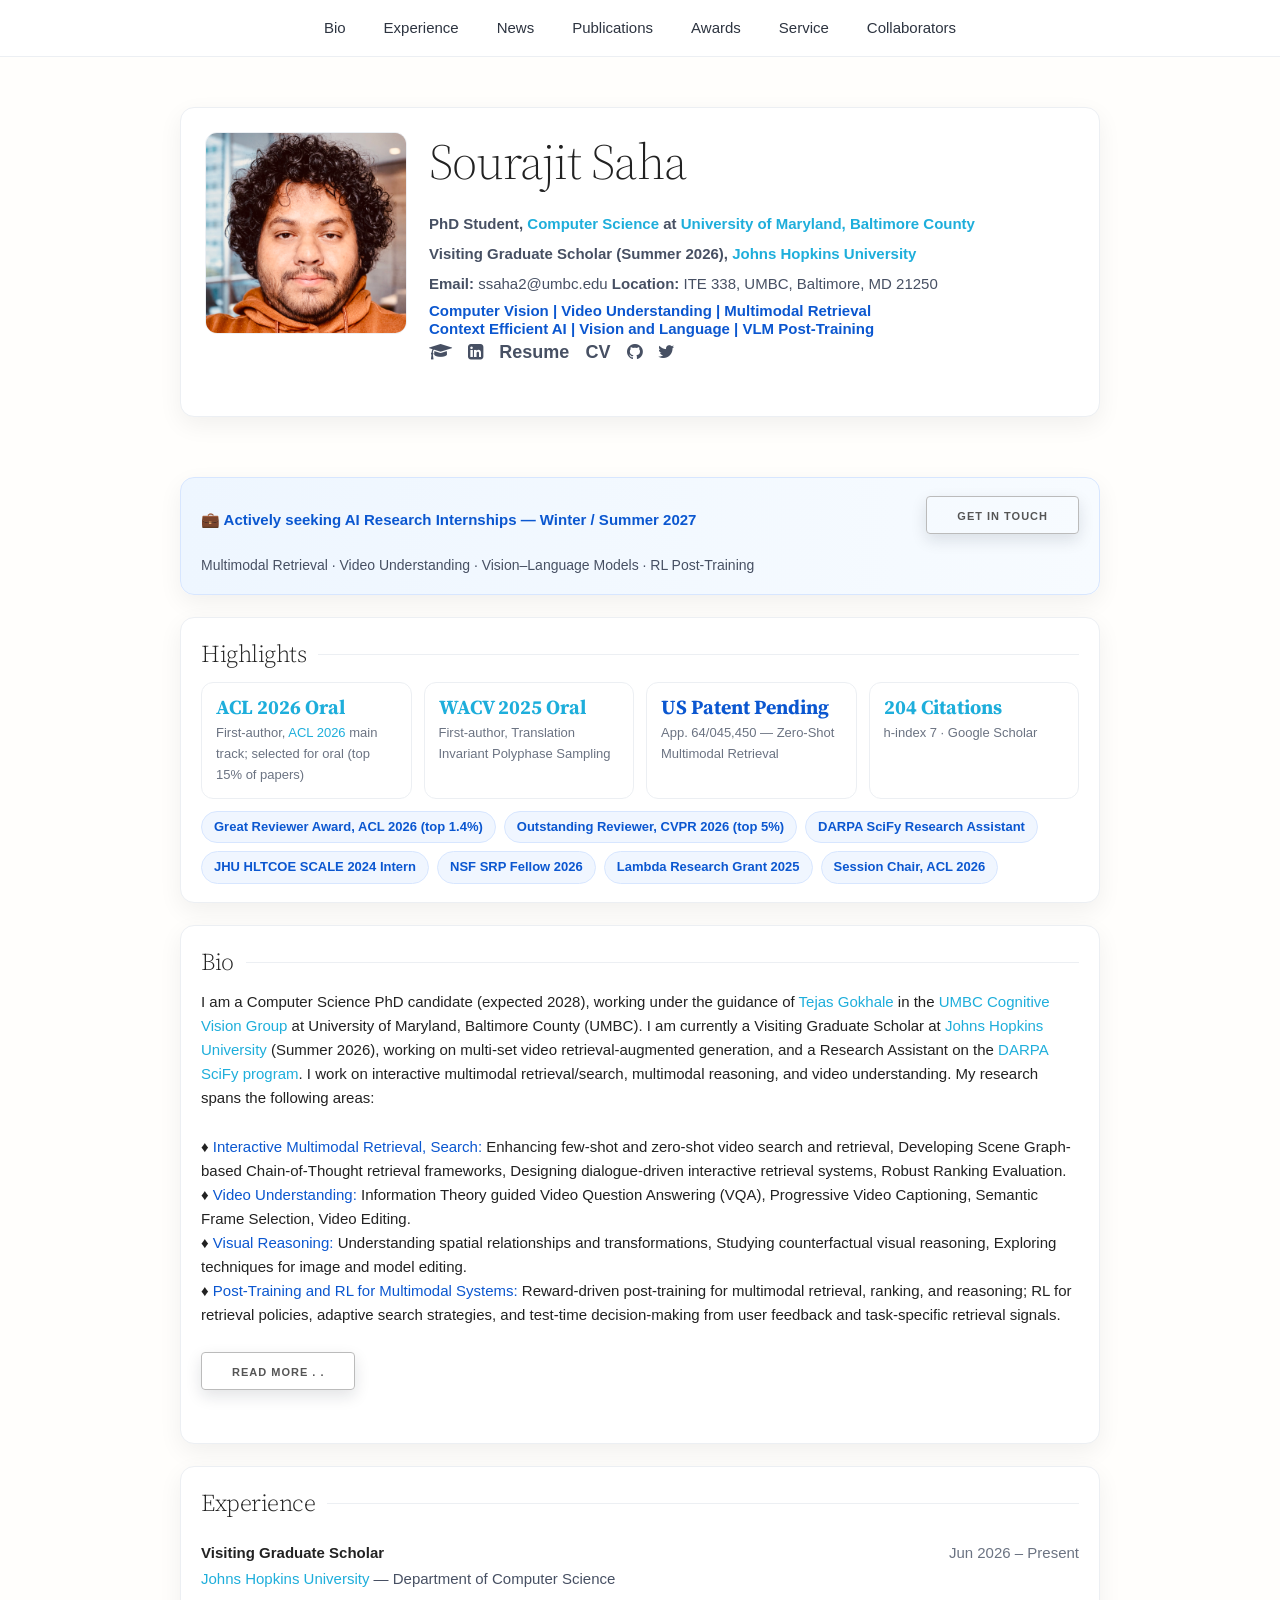
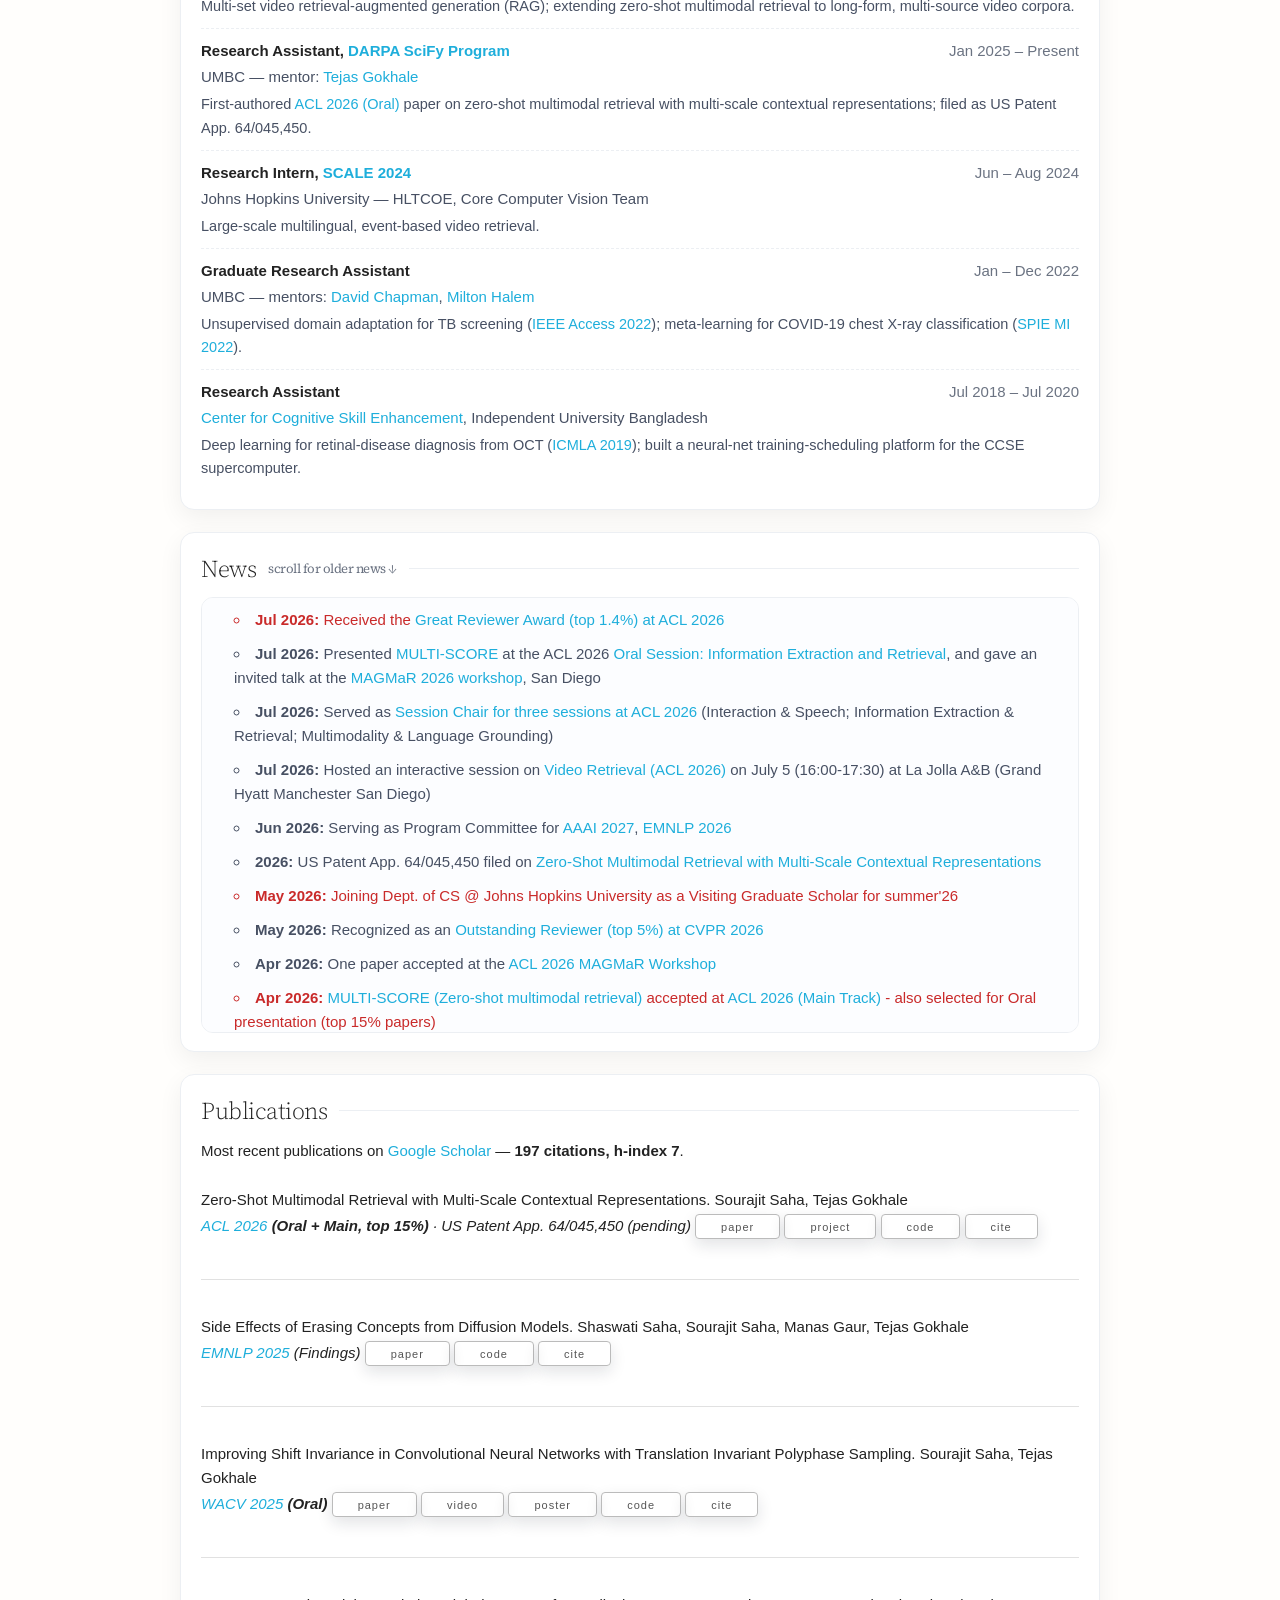
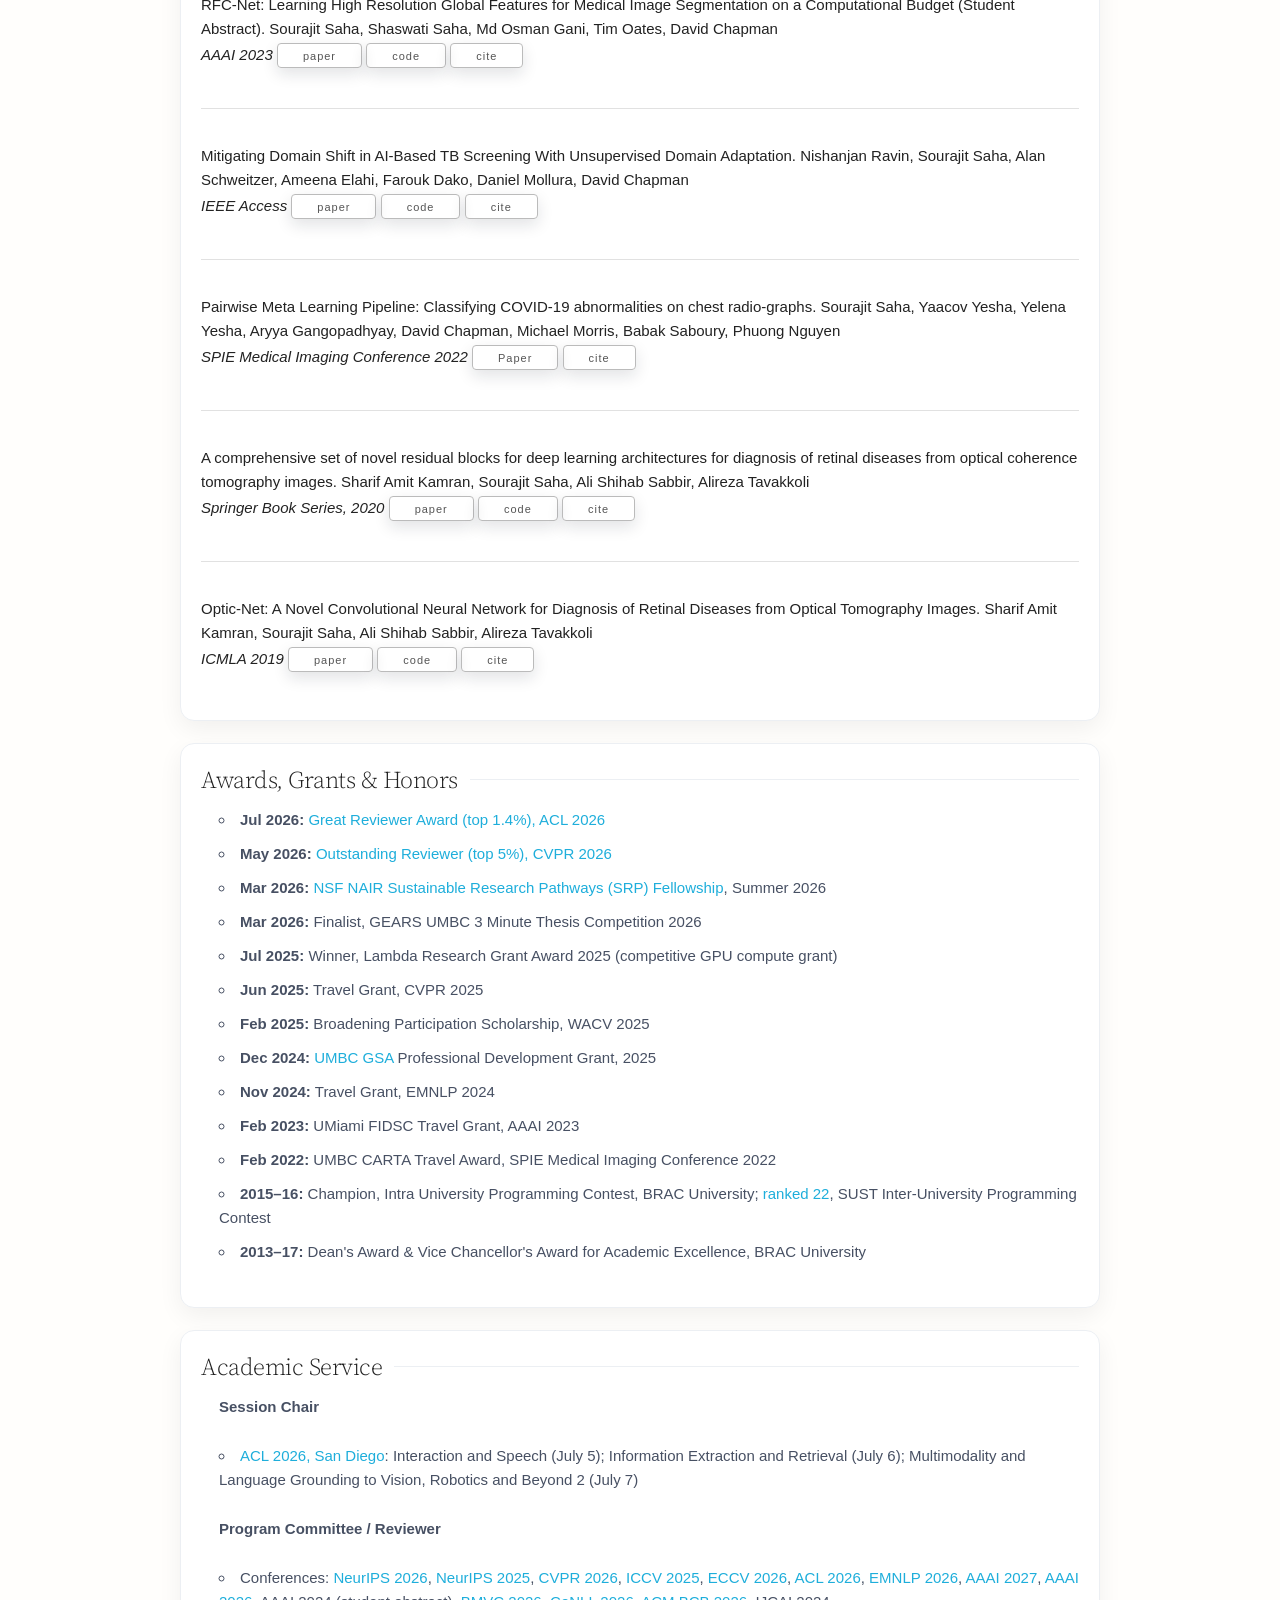
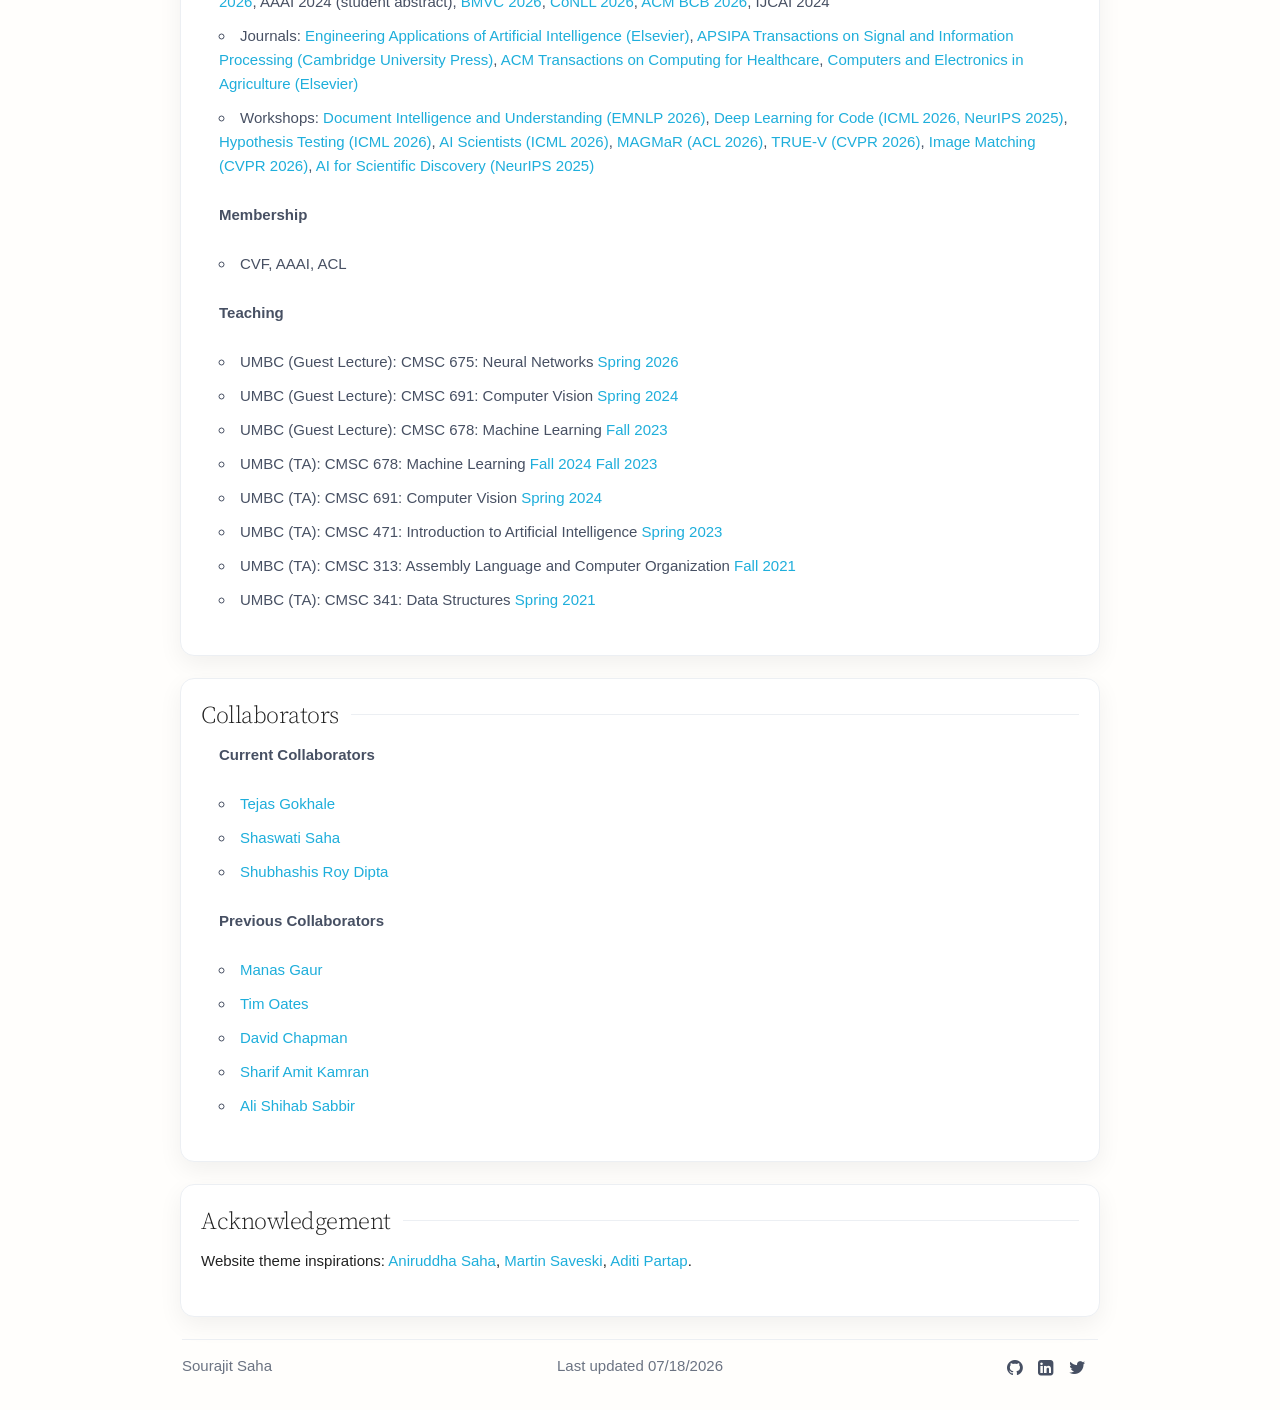
<file: index.html>
<!DOCTYPE html>
<html lang="en">
<head>
  <meta charset="utf-8">
  <meta name="viewport" content="width=device-width, initial-scale=1" />
  <title>Sourajit Saha | Homepage</title>
  <meta name="description" content="Homepage: Sourajit Saha">
  <meta name="author" content="Sourajit Saha">
  <link rel="icon" href="/soura_profile_04.jpg" type="image/x-icon">

  <!-- Fonts: elegant academic vibe -->
  <link href="https://fonts.googleapis.com/css2?family=Source+Serif+4:wght@400;600;700&family=Inter:wght@400;500;600;700&display=swap" rel="stylesheet">
  
  <!-- Minimal, efficient CSS inspired by Jon Barron / AlanE / Tejas / Steve -->
  <style>
    :root{
      --bg:#fffefc;--ink:#111418;--ink2:#475063;--muted:#6b7382;--link:#1a73e8;--line:#eceff3;--paper:#ffffff;--radius:14px;--shadow:0 8px 24px rgba(17,20,24,.06);--maxw:920px
    }
    html,body{background:var(--bg);color:var(--ink);margin:0;padding:0;font-family:Inter,system-ui,-apple-system,Segoe UI,Roboto,Helvetica,Arial}
    a{color:var(--link);text-decoration:none}a:hover{text-decoration:underline}
    .wrap{max-width:var(--maxw);margin:28px auto;padding:0 20px}
    .card{background:var(--paper);border:1px solid var(--line);border-radius:var(--radius);box-shadow:var(--shadow)}
    .header{padding:24px}
    .grid{display:grid;grid-template-columns:200px 1fr;gap:24px;align-items:start}
    .avatar{width:200px;height:200px;object-fit:cover;border-radius:12px;border:1px solid var(--line)}
    h1{font-family:"Source Serif 4",Georgia,serif;font-weight:700;font-size:42px;line-height:1.1;letter-spacing:-.01em;margin:0 0 6px}
    .lead{color:var(--ink2);margin:6px 0}
    .kicker{color:#0b57d0;font-weight:600}
    .icons span{margin-right:12px;font-size:18px;color:var(--ink2);cursor:pointer}
    .icons span:hover{color:var(--link)}

    /* Sticky top nav */
    .navwrap{position:sticky;top:0;z-index:20;background:rgba(255,255,255,.9);backdrop-filter:saturate(120%) blur(6px);border-bottom:1px solid var(--line)}
    .nav{max-width:var(--maxw);margin:0 auto;padding:8px 20px;display:flex;gap:14px;justify-content:center}
    .nav a{padding:8px 12px;border-radius:999px;color:#2d3440}
    .nav a:hover{background:#f6f8fb;text-decoration:none}

    /* Sections */
    section.block{margin:22px 0;padding:18px 20px}
    section.block h5{font-family:"Source Serif 4",Georgia,serif;margin:0 0 10px;font-size:24px;display:flex;gap:12px;align-items:center}
    section.block h5:after{content:"";height:1px;background:var(--line);flex:1}
    ul{margin:6px 0 0 18px;color:var(--ink2)}
    li{margin:6px 0}
    hr{border:none;border-top:1px dashed var(--line);margin:14px 0}

    /* Buttons */
    .button{display:inline-block;background:#111827;color:#fff;padding:8px 12px;border-radius:10px;border:1px solid #111827;font-weight:600;line-height:1;cursor:pointer;box-shadow:0 6px 16px rgba(17,24,39,.12)}
    .button:hover{transform:translateY(-1px);text-decoration:none}

    /* Callout */
    .callout{background:#f7fbff;border:1px solid var(--line);border-radius:12px;padding:14px 16px}
    .callout .section-title{color:#c92a2a;font-weight:700}
    [style*="color:blue"]{color:#0b57d0 !important}[style*="color:red"]{color:#c92a2a !important}

    /* Recruiter banner */
    .banner{background:linear-gradient(90deg,#eef6ff,#f7fbff);border:1px solid #d7e6ff;border-radius:var(--radius);padding:14px 18px;display:flex;flex-wrap:wrap;gap:10px;align-items:center;justify-content:space-between}
    .banner .msg{color:#0b57d0;font-weight:700}
    .banner .sub{color:var(--ink2);font-weight:500;font-size:14px;flex-basis:100%}

    /* Highlights: stat cards + chips */
    .stats{display:grid;grid-template-columns:repeat(4,1fr);gap:12px;margin-top:6px}
    .stat{background:var(--paper);border:1px solid var(--line);border-radius:12px;padding:12px 14px}
    .stat .num{font-family:"Source Serif 4",Georgia,serif;font-size:20px;font-weight:700;color:#0b57d0;line-height:1.25}
    .stat .cap{color:var(--muted);font-size:13px;margin-top:3px}
    @media (max-width:860px){.stats{grid-template-columns:repeat(2,1fr)}}
    .chips{display:flex;flex-wrap:wrap;gap:8px;margin-top:12px}
    .chip{background:#f0f6ff;border:1px solid #d7e6ff;color:#0b57d0;border-radius:999px;padding:5px 12px;font-weight:600;font-size:13px}
    .chip a{color:inherit}

    /* News: fixed-height scrollable window */
    .newsbox{max-height:420px;overflow-y:auto;border:1px solid var(--line);border-radius:12px;background:#fcfdff;padding:4px 14px 10px}
    .newsbox::-webkit-scrollbar{width:8px}
    .newsbox::-webkit-scrollbar-track{background:transparent}
    .newsbox::-webkit-scrollbar-thumb{background:#d7e0ec;border-radius:8px}
    .newsbox::-webkit-scrollbar-thumb:hover{background:#b9c6d8}
    .newshint{color:var(--muted);font-size:13px;font-weight:400;white-space:nowrap}

    /* Experience entries */
    .xp{display:grid;grid-template-columns:1fr auto;gap:2px 16px;padding:10px 0;border-bottom:1px dashed var(--line)}
    .xp:last-of-type{border-bottom:none}
    .xp .role{font-weight:700}
    .xp .org{color:var(--ink2)}
    .xp .when{color:var(--muted);white-space:nowrap;text-align:right}
    .xp .desc{grid-column:1/-1;color:var(--ink2);font-size:14.5px;margin:2px 0 0}

    /* Code */
    pre{background:#0f172a;color:#e5e7eb;border:1px solid #0b1223;border-radius:10px;padding:12px;overflow:auto;font-size:13px}

    /* Mobile */
    @media (max-width:860px){.grid{grid-template-columns:1fr}.avatar{width:160px;height:160px}}

    
    .kicker.tight {
      margin: 0;          /* remove default big gap */
      line-height: 1.2;   /* adjust spacing between lines */
    }
    
  </style>

  <!-- External libs kept (icons/css from original site structure) -->
  <link rel="stylesheet" href="libs/external/font-awesome-4.7.0/css/font-awesome.min.css">
  <script src="libs/external/jquery-3.1.1.min.js"></script>
  <script src="libs/external/skeleton_tabs/skeleton-tabs.js"></script>
  <link rel="stylesheet" href="libs/external/skeleton/normalize.css">
  <link rel="stylesheet" href="libs/external/skeleton/skeleton.css">
  <link rel="stylesheet" href="libs/custom/my_css.css">
</head>
<body>
  <div class="navwrap">
    <nav class="nav">
      <a href="/index.html#bio">Bio</a>
      <a href="/index.html#experience">Experience</a>
      <a href="/index.html#news">News</a>
      <a href="/index.html#publications">Publications</a>
      <a href="/index.html#awards">Awards</a>
      <a href="/index.html#academic-service">Service</a>
      <a href="/index.html#collaborators">Collaborators</a>
    </nav>
  </div>

  <main class="wrap">
    <!-- Header -->
    <header class="card header">
     <div class="grid">
        <a href="/"><img id="random-image" class="avatar" alt="Random Image" src=""/></a>
        <div>
          <h1>Sourajit Saha</h1>
          <p class="lead"><strong>PhD Student, <a href="https://www.csee.umbc.edu/">Computer Science</a> at <a href="https://umbc.edu/">University of Maryland, Baltimore County</a></strong></p>
          <p class="lead"><strong>Visiting Graduate Scholar (Summer 2026), <a href="https://www.cs.jhu.edu/">Johns Hopkins University</a></strong></p>
          <p class="lead"><strong>Email:</strong> ssaha2@umbc.edu <strong>Location:</strong> ITE 338, UMBC, Baltimore, MD 21250</p>
          <p class="kicker tight" style="color:blue;">
            Computer Vision | Video Understanding | Multimodal Retrieval
          </p>
          <p class="kicker tight" style="color:blue;">
            Context Efficient AI | Vision and Language | VLM Post-Training
          </p>
          <p class="icons">
            <span onclick="window.open('https://scholar.google.com/citations?hl=en&user=f8wIuGcAAAAJ&view_op=list_works&sortby=pubdate')"><i class="fa fa-graduation-cap"></i></span>
            <span onclick="window.open('https://www.linkedin.com/in/sourajitcs/')"><i class="fa fa-linkedin-square"></i></span>
            <span onclick="window.open('https://drive.google.com/file/d/1Dzgt2KBt1rYApao7VWQ4h7zpbXep0eN-/view?usp=sharing')" style="font-weight:700">Resume</span>
            <span onclick="window.open('https://drive.google.com/file/d/1IKn8CGTOwdMb-C_c-YkSZvJtMrvKFbFP/view?usp=sharing')" style="font-weight:700">CV</span>
            <span onclick="window.open('https://github.com/sourajitcs')"><i class="fa fa-github"></i></span>
            <span onclick="window.open('https://twitter.com/sourajitCS')"><i class="fa fa-twitter"></i></span>
          </p>
        </div>
      </div>
      <script>
        <!-- const imagePaths=['/soura_profile_01.jpg','/soura_profile_02.jpg','/soura_profile_03.jpg','/soura_profile_04.jpg','/soura_profile_05.jpg']; -->
        const imagePaths=['/soura_profile_05.jpg'];
        document.getElementById('random-image').src=imagePaths[Math.floor(Math.random()*imagePaths.length)];
      </script>

    </header>

    <!-- Recruiter banner -->
    <section class="banner card block">
      <span class="msg">&#128188; Actively seeking AI Research Internships — Winter / Summer 2027</span>
      <a class="button" href="mailto:ssaha2@umbc.edu">Get in touch</a>
      <span class="sub">Multimodal Retrieval &middot; Video Understanding &middot; Vision&ndash;Language Models &middot; RL Post-Training</span>
    </section>

    <!-- Highlights -->
    <section class="card block" id="highlights">
      <h5>Highlights</h5>
      <div class="stats">
        <div class="stat">
          <div class="num"><a href="https://sourajitcs.github.io/multiscore/">ACL 2026 Oral</a></div>
          <div class="cap">First-author, <a href="https://2026.aclweb.org/">ACL 2026</a> main track; selected for oral (top 15% of papers)</div>
        </div>
        <div class="stat">
          <div class="num"><a href="https://openaccess.thecvf.com/content/WACV2025/html/Saha_Improving_Shift_Invariance_in_Convolutional_Neural_Networks_with_Translation_Invariant_WACV_2025_paper.html">WACV 2025 Oral</a></div>
          <div class="cap">First-author, Translation Invariant Polyphase Sampling</div>
        </div>
        <div class="stat">
          <div class="num">US Patent Pending</div>
          <div class="cap">App. 64/045,450 — Zero-Shot Multimodal Retrieval</div>
        </div>
        <div class="stat">
          <div class="num"><a href="https://scholar.google.com/citations?hl=en&user=f8wIuGcAAAAJ&view_op=list_works&sortby=pubdate">204 Citations</a></div>
          <div class="cap">h-index 7 &middot; Google Scholar</div>
        </div>
      </div>
      <div class="chips">
        <span class="chip"><a href="https://2026.aclweb.org/program/outstanding_reviewers/">Great Reviewer Award, ACL 2026 (top 1.4%)</a></span>
        <span class="chip"><a href="https://cvpr.thecvf.com/Conferences/2026/ProgramCommittee">Outstanding Reviewer, CVPR 2026 (top 5%)</a></span>
        <span class="chip"><a href="https://www.darpa.mil/research/programs/scientific-feasibility">DARPA SciFy Research Assistant</a></span>
        <span class="chip"><a href="https://hltcoe.jhu.edu/research/scale/scale-2024/">JHU HLTCOE SCALE 2024 Intern</a></span>
        <span class="chip"><a href="https://shinstitute.github.io/srp_2025/profiles/sourajitsaha/">NSF SRP Fellow 2026</a></span>
        <span class="chip">Lambda Research Grant 2025</span>
        <span class="chip">Session Chair, ACL 2026</span>
      </div>
    </section>

    <!-- Bio -->
    <section class="card block" id="bio">
      <h5>Bio</h5>
      <p>
        <span>
          I am a Computer Science PhD candidate (expected 2028), working under the guidance of
          <a href="https://www.csee.umbc.edu/tejas-gokhale/">Tejas Gokhale</a>
          in the <a href="https://www.tejasgokhale.com/">UMBC Cognitive Vision Group</a>
          at University of Maryland, Baltimore County (UMBC).
          I am currently a Visiting Graduate Scholar at <a href="https://www.cs.jhu.edu/">Johns Hopkins University</a> (Summer 2026), working on multi-set video retrieval-augmented generation,
          and a Research Assistant on the <a href="https://www.darpa.mil/research/programs/scientific-feasibility">DARPA SciFy program</a>.
          I work on interactive multimodal retrieval/search, multimodal reasoning, and video understanding.
          My research spans the following areas:

          <p>
            &diams; <span style="color:blue;">Interactive Multimodal Retrieval, Search:</span> Enhancing few-shot and zero-shot video search and retrieval, Developing Scene Graph-based Chain-of-Thought retrieval frameworks, Designing dialogue-driven interactive retrieval systems, Robust Ranking Evaluation. <br>
            &diams; <span style="color:blue;">Video Understanding:</span> Information Theory guided Video Question Answering (VQA), Progressive Video Captioning, Semantic Frame Selection, Video Editing.  <br>
            &diams; <span style="color:blue;">Visual Reasoning:</span> Understanding spatial relationships and transformations, Studying counterfactual visual reasoning, Exploring techniques for image and model editing. <br>
            &diams; <span style="color:blue;">Post-Training and RL for Multimodal Systems:</span> Reward-driven post-training for multimodal retrieval, ranking, and reasoning; RL for retrieval policies, adaptive search strategies, and test-time decision-making from user feedback and task-specific retrieval signals.
          </p>

          <!--
          <ol>
            <li><strong>Enhancing few-shot and zero-shot video search and retrieval</strong> by leveraging the rapid progress in Vision-Language Models (VLMs).</li>
            <li><strong>Developing Scene Graph-based Chain-of-Thought reasoning frameworks</strong> to enable structured and interpretable understanding, retrieval, and search across complex video content.</li>
            <li><strong>Investigating Video Question Answering (VQA) systems</strong> as auxiliary tasks for finetuning, with a focus on how the completeness of visual information affects downstream video understanding.</li>
            <li><strong>Designing dialogue-driven interactive retrieval systems</strong>, where natural conversations guide iterative video exploration and search, improving user engagement and retrieval effectiveness.</li>
          </ol>
          -->
          <button class="button" onclick="bio_more_func()" id="bio_more_button">Read more . .</button>
        </span>
      </p>
      <div id="bio_more" style="display:none;">
        <p>
          <!--
          <span>
            I also focus on visual reasoning, with particular emphasis on:
            <ol>
              <li><strong>Understanding spatial relationships and transformations</strong> between objects, supporting more grounded and context-aware visual inference.</li>
              <li><strong>Studying counterfactual visual reasoning</strong>, where hypothetical alterations to visual scenes help probe causality and explainability in model behavior.</li>
              <li><strong>Exploring techniques for image and model editing</strong>, enabling controlled modifications and interpretability of vision systems through learned or rule-based interventions.</li>
            </ol>
            To ensure reliability in modern vision models, I pursue robust evaluation and mitigation strategies, including:
            <ol>
              <li><strong>Detecting and quantifying hallucinations in Vision-Language Models</strong>, identifying where and how models generate unsupported or fabricated content.</li>
              <li><strong>Assessing the quality of generative models</strong>, with a particular focus on text-to-image (T2I) and text-to-video (T2V) outputs, measuring both fidelity and alignment to prompts.</li>
            </ol>
            -->
            In summer 2024, I was a Research Intern on the core computer vision team at <a href="https://hltcoe.jhu.edu/research/scale/scale-2024/">SCALE 2024 (JHU HLTCOE)</a>, working on large-scale multilingual video retrieval.
            Prior to joining UMBC, I was a Research Assistant at Center for Cognitive Skill Enhancement (CCSE) at Independent University Bangladesh (IUB).
            I received a Master of Science in Computer Science from UMBC in 2023 and a Bachelor of Science in Computer Science from BRAC University in 2017.
            In my free time I love composing EDMs, cooking and driving. If not computer science, I would have pursued stand up comedy!
          </span>
        </p>
      </div> 
      <script>
        function bio_more_func(){var m=document.getElementById('bio_more');var b=document.getElementById('bio_more_button');if(m.style.display==='none'){m.style.display='inline';b.innerHTML='See less . .';}else{m.style.display='none';b.innerHTML='Read more . .';}}
      </script>
    </section>

    <!-- Experience -->
    <section class="card block" id="experience">
      <h5>Experience</h5>
      <div class="xp">
        <span class="role">Visiting Graduate Scholar</span>
        <span class="when">Jun 2026 &ndash; Present</span>
        <span class="org"><a href="https://www.cs.jhu.edu/">Johns Hopkins University</a> &mdash; Department of Computer Science</span>
        <p class="desc">Multi-set video retrieval-augmented generation (RAG); extending zero-shot multimodal retrieval to long-form, multi-source video corpora.</p>
      </div>
      <div class="xp">
        <span class="role">Research Assistant, <a href="https://www.darpa.mil/research/programs/scientific-feasibility">DARPA SciFy Program</a></span>
        <span class="when">Jan 2025 &ndash; Present</span>
        <span class="org">UMBC &mdash; mentor: <a href="https://www.tejasgokhale.com/">Tejas Gokhale</a></span>
        <p class="desc">First-authored <a href="https://sourajitcs.github.io/multiscore/">ACL 2026 (Oral)</a> paper on zero-shot multimodal retrieval with multi-scale contextual representations; filed as US Patent App. 64/045,450.</p>
      </div>
      <div class="xp">
        <span class="role">Research Intern, <a href="https://hltcoe.jhu.edu/research/scale/scale-2024/">SCALE 2024</a></span>
        <span class="when">Jun &ndash; Aug 2024</span>
        <span class="org">Johns Hopkins University &mdash; HLTCOE, Core Computer Vision Team</span>
        <p class="desc">Large-scale multilingual, event-based video retrieval.</p>
      </div>
      <div class="xp">
        <span class="role">Graduate Research Assistant</span>
        <span class="when">Jan &ndash; Dec 2022</span>
        <span class="org">UMBC &mdash; mentors: <a href="https://people.miami.edu/profile/464cd6edc2709ca9e89de1dc3f756e4c">David Chapman</a>, <a href="https://accl.umbc.edu/faculty/milt-halem/">Milton Halem</a></span>
        <p class="desc">Unsupervised domain adaptation for TB screening (<a href="https://ieeexplore.ieee.org/stamp/stamp.jsp?arnumber=9759448">IEEE Access 2022</a>); meta-learning for COVID-19 chest X-ray classification (<a href="https://www.spiedigitallibrary.org/conference-proceedings-of-spie/PC12033/PC1203302/Pairwise-meta-learning-pipeline--classifying-COVID-19-abnormalities-on/10.1117/12.2613235.short?SSO=1">SPIE MI 2022</a>).</p>
      </div>
      <div class="xp">
        <span class="role">Research Assistant</span>
        <span class="when">Jul 2018 &ndash; Jul 2020</span>
        <span class="org"><a href="http://ccse.iub.edu.bd/people/">Center for Cognitive Skill Enhancement</a>, Independent University Bangladesh</span>
        <p class="desc">Deep learning for retinal-disease diagnosis from OCT (<a href="https://ieeexplore.ieee.org/abstract/document/8999264">ICMLA 2019</a>); built a neural-net training-scheduling platform for the CCSE supercomputer.</p>
      </div>
    </section>

    <!-- <a href="https://bmvc2026.bmva.org/people/reviewers/"> BMVC 2026</a> -->
    <!-- <a href="https://eccv.ecva.net/Conferences/2026/Reviewers"> ECCV 2026</a> -->
    <!-- <a href="https://dl.acm.org/doi/epdf/10.1145/3765612"> ACM BCB 2026</a> -->
    <!-- <a href="https://aclanthology.org/2025.acl-long.0.pdf"> ACL 2026</a> -->
    <!-- <a href="https://neurips.cc/Conferences/2026/ProgramCommittee"> NeurIPS 2026</a> -->
    
    <!-- News -->
    <section class="card block" id="news">
      <h5>News <span class="newshint">scroll for older news &darr;</span></h5>
      <div class="newsbox">
      <ul>
        <li style="color:red;"><b>Jul 2026:</b> Received the <a href="https://2026.aclweb.org/program/outstanding_reviewers/">Great Reviewer Award (top 1.4%) at ACL 2026</a></li>
        <li><b>Jul 2026:</b> Presented <a href="https://sourajitcs.github.io/multiscore/">MULTI-SCORE</a> at the ACL 2026 <a href="https://drive.google.com/file/d/1QiJFOmMjvDgsDo3i1XzlQnImxe3RU_Cy/view">Oral Session: Information Extraction and Retrieval</a>, and gave an invited talk at the <a href="https://nlp.jhu.edu/magmar/">MAGMaR 2026 workshop</a>, San Diego</li>
        <li><b>Jul 2026:</b> Served as <a href="https://drive.google.com/file/d/1QiJFOmMjvDgsDo3i1XzlQnImxe3RU_Cy/view?usp=drive_link">Session Chair for three sessions at ACL 2026</a> (Interaction &amp; Speech; Information Extraction &amp; Retrieval; Multimodality &amp; Language Grounding)</li>
        <li><b>Jul 2026:</b> Hosted an interactive session on <a href="https://sourajitcs.github.io/vidret-acl26/"> Video Retrieval (ACL 2026)</a> on July 5 (16:00-17:30) at La Jolla A&B (Grand Hyatt Manchester San Diego)</li>
        <li><b>Jun 2026:</b> Serving as Program Committee for <a href="https://aaai.org/conference/aaai/aaai-27/"> AAAI 2027</a>, <a href="https://2026.emnlp.org/"> EMNLP 2026</a></li>
        <li><b>2026:</b> US Patent App. 64/045,450 filed on <a href="https://sourajitcs.github.io/multiscore/">Zero-Shot Multimodal Retrieval with Multi-Scale Contextual Representations</a></li> <!-- TODO: set the actual filing month and reposition in the list -->
        <li style="color:red";><b>May 2026:</b> Joining Dept. of CS @ Johns Hopkins University as a Visiting Graduate Scholar for summer'26</li>
        <li><b>May 2026:</b> Recognized as an <a href="https://cvpr.thecvf.com/Conferences/2026/ProgramCommittee"> Outstanding Reviewer (top 5%) at CVPR 2026</a></li>
        <li><b>Apr 2026:</b> One paper accepted at the <a href="https://nlp.jhu.edu/magmar/"> ACL 2026 MAGMaR Workshop</a></li>
        <li style="color:red";><b>Apr 2026:</b> <a href="https://sourajitcs.github.io/multiscore/">MULTI-SCORE (Zero-shot multimodal retrieval)</a> accepted at <a href="https://2026.aclweb.org/">ACL 2026 (Main Track)</a> - also selected for Oral presentation (top 15% papers)</li>
        <li style="color:red";><b>Apr 2026:</b> Recognized as the <a href="https://stats.aclrollingreview.org/iterations/2026/january/"> ACL (ARR) 2026</a> reviewer with the highest number of “Outstanding Review” distinctions</li>
        <li><b>Mar 2026:</b> Passed PhD Comprehensive Portfolio</li>
        <li><b>Mar 2026:</b> Serving as Program Committee for <a href="https://neurips.cc/Conferences/2026"> NeurIPS 2026</a>, <a href="https://eccv.ecva.net/"> ECCV 2026</a>, <a href="https://bmvc2026.bmva.org/"> BMVC 2026</a>, <a href="https://aclanthology.org/2026.conll-main.0.pdf#page=8"> CoNLL 2026</a>, ICML workshop 2026 (<a href="https://www.testing.ml/"> Hypothesis Testing</a> ), ICML workshop 2026 (<a href="https://ai4sciencecommunity.github.io/icml26.html"> AI4Science</a> ), ACL workshop 2026 (<a href="https://nlp.jhu.edu/magmar/"> MAGMaR</a> )</li>
        <li><b>Mar 2026:</b> Received the <a href="https://shinstitute.github.io/srp_2025/profiles/sourajitsaha/">NSF NAIR Sustainable Research Pathways (SRP) Fellowship</a> for Summer 2026</li>
        <li><b>Mar 2026:</b> Finalist, GEARS UMBC 3 Minute Thesis Competition 2026</li>
        <li><b>Feb 2026:</b> Guest lecture on CMSC 675: Neural Networks at UMBC</li>
        <li><b>Jan 2026:</b> Serving as Program Committee for <a href="https://2026.aclweb.org/"> ACL 2026</a>, CVPRW 2026 (<a href="https://image-matching-workshop.github.io/"> Image Matching</a>, <a href="https://trustworthy-ai-workshop.github.io/cvpr2026-TRUE-V/"> TRUE-V</a> ), <a href="https://acm-bcb.org/"> ACM BCB 2026</a></li>
        <li style="color:red";><b>Nov 2025:</b> <a href="https://openreview.net/pdf?id=D7ZwMIbNv8"> Paper</a> accepted at <a href="https://openreview.net/group?id=NeurIPS.cc/2025/Workshop/GenProCC#tab-your-consoles"> NeurIPS 2025 GenProCC workshop</a></li>
        <li><b>Oct 2025:</b> Serving as Program Committee for <a href="https://cvpr.thecvf.com/Conferences/2026/ProgramCommittee"> CVPR 2026</a></li>
        <li style="color:red";><b>Aug 2025:</b> <a href="https://aclanthology.org/2025.findings-emnlp.810/"> Side Effects of Erasing Concepts from Diffusion Models</a> accepted at <a href="https://2025.emnlp.org/">EMNLP 2025 (Findings Track)</a> </li>
        <li><b>Aug 2025:</b> Serving as Program Committee for NeurIPS workshop 2025 (<a href="https://dl4c.github.io/"> Deep Learning for Code</a>, <a href="https://ai4sciencecommunity.github.io/neurips25"> AI4Science</a> )</li>
        <li><b>Jul 2025:</b> Serving as Program Committee for <a href="https://aaai.org/conference/aaai/aaai-26/2026-program-committee/"> AAAI 2026</a></li>
        <li><b>Jul 2025:</b> Received Lambda Research Grant Award at CVPR 2025</li>
        <li><b>Apr 2025:</b> Serving as Program Committee for <a href="https://neurips.cc/Conferences/2025/ProgramCommittee"> NeurIPS 2025</a> and <a href="https://iccv.thecvf.com/Conferences/2025/ProgramCommittee"> ICCV 2025</a></li>
        <li><b>Feb 2025:</b> Received WACV 2025 Broadening Participation Scholarship</li>
        <li style="color:red";><b>Jan 2025:</b> <a href="https://openaccess.thecvf.com/content/WACV2025/html/Saha_Improving_Shift_Invariance_in_Convolutional_Neural_Networks_with_Translation_Invariant_WACV_2025_paper.html">Translation Invariant Polyphase Sampling</a> accepted at <a href="https://wacv2025.thecvf.com/">WACV 2025 (Oral)</a> </li>
        <li><b>Jan 2025:</b> Began serving as Research Assistant on the <a href="https://www.darpa.mil/research/programs/scientific-feasibility"> DARPA SciFY (Scientific Feasibility) project</a> at UMBC. </li>
        <li><b>Dec 2024:</b> Received <a href="https://gsa.umbc.edu/grants-program/">UMBC GSA</a> Professional Development Grant, 2025</li>
        <li><b>Oct 2024:</b> One paper accepted at <a href="https://wacv2025.thecvf.com/">WACV 2025</a> in Tucson, Arizona <a href="https://arxiv.org/pdf/2404.07410">(Preprint)</a></li>
        <li style="color:red";><b>Mar 2024:</b> Got accepted into <a href="https://hltcoe.jhu.edu/research/scale/scale-2024/">SCALE 2024</a> at JHU to work on event-based visual content retrieval on summer'24</li>
        <li><b>Feb 2024:</b> Guest lecture on CMSC 691: Computer Vision at UMBC</li>
        <li><b>Feb 2024:</b> Serving as Program Committee for IJCAI 2024, ACM Transactions on Computing for Healthcare</li>
        <li><b>Nov 2023:</b> Guest lecture on CMSC 678: (Graduate) Machine Learning at UMBC</li>
        <li><b>Oct 2023:</b> Serving as Program Committee for AAAI 2024 (student abstract)</li>
        <li><b>Sep 2023:</b> Joined Cognitive Vision Group at UMBC, led by <a href="https://www.tejasgokhale.com/"> Tejas Gokhale</a></li>
        <li><b>Aug 2023:</b> One paper accepted at ICCV 2023 in OODCV, Paris, France</li>
        <li><b>May 2023:</b> I got my Masters in Computer Science at UMBC in Spring 2023</li>
        <li><b>Oct 2022:</b> One paper accepted at <a href="https://proceedings.aaai.org/storage/aaai-production-files-processed/a26b86e8-d66a-473e-a0a4-c252386b3825.out.pdf"> AAAI 2023</a> in Washington D.C</li>
        <li><b>Mar 2022:</b> One paper accepted at <a href="https://ieeexplore.ieee.org/stamp/stamp.jsp?arnumber=9759448"> IEEE ACCESS</a></li>
        <li><b>Oct 2021:</b> One paper accepted at <a href="https://www.spiedigitallibrary.org/conference-proceedings-of-spie/PC12033/PC1203302/Pairwise-meta-learning-pipeline--classifying-COVID-19-abnormalities-on/10.1117/12.2613235.short?SSO=1"> SPIE Medical Imaging Conference 2022</a> in San Diego</li>
        <li><b>Summer 2021:</b> I was a Machine Learning intern at VIPAR Lab (Vision Image Processing Algorithms Research Lab), UMBC</li>
        <li><b>Jan 2021:</b> I joined UMBC for grad school</li>
        <li><b>Sep 2020:</b> One book chapter published in <a href="https://link.springer.com/chapter/10.1007/978-981-15-6759-9_2"> Part of the Advances in Intelligent Systems and Computing book series</a>, Springer</li>
        <li><b>Dec 2019:</b> One paper accepted at <a href="https://ieeexplore.ieee.org/abstract/document/8999264"> ICMLA 2019</a> in Florida</li>
        <li><b>Feb 2019:</b> One paper accepted at <a href="https://ieeexplore.ieee.org/abstract/document/8631925"> ICCIT 2018</a> in Dhaka</li>
        <li><b>Dec 2018:</b> One paper accepted at <a href="https://www.sciencedirect.com/science/article/pii/S1877050918308858"> ELSEVIER - Procedia Computer Science</a></li>
        <li><b>Jul 2018:</b> I joined IUB as a Research Assistant.</li>
      </ul>
      </div>
    </section>

    <!-- Publications -->
    <section class="card block" id="publications">
      <h5>Publications</h5>
      <p>Most recent publications on <a href="https://scholar.google.com/citations?hl=en&user=f8wIuGcAAAAJ&view_op=list_works&sortby=pubdate">Google Scholar</a> &mdash; <b>197 citations, h-index 7</b>.</p>


    <div class="paper">
        <p class="title">Zero-Shot Multimodal Retrieval with Multi-Scale Contextual Representations. Sourajit Saha, Tejas Gokhale</p>
        <p>
          <i><a href="https://2026.aclweb.org/">ACL 2026</a> <b>(Oral + Main, top 15%)</b> &middot; US Patent App. 64/045,450 (pending)</i>
          <a class="button" href="https://aclanthology.org/2026.acl-long.930.pdf">paper</a>
          <a class="button" href="https://sourajitcs.github.io/multiscore/">project</a>
          <a class="button" href="https://sourajitcs.github.io/multiscore/">code</a>
          <!-- <a class="button" href="">paper</a> -->
          <!-- <a class="button" href="">code</a> -->
      
          <button class="button" onclick="cite_010_func()" id="cite_010_button">cite</button>
          <div id="more_cite_010" style="display:none;"> 
            <pre>
  ACL 2026 Proceeding Coming Soon
            </pre>
          </div> 
          <script>
            function cite_010_func(){var m=document.getElementById('more_cite_010');var b=document.getElementById('cite_010_button');if(m.style.display==='none'){m.style.display='inline';b.innerHTML='hide';}else{m.style.display='none';b.innerHTML='cite';}}
          </script>
        </p>
      </div>
      <hr />



      
      <div class="paper">
        <p class="title">Side Effects of Erasing Concepts from Diffusion Models. Shaswati Saha, Sourajit Saha, Manas Gaur, Tejas Gokhale</p>
        <p> 
          <i><a href="https://2025.emnlp.org/">EMNLP 2025</a> (Findings)</i>
          <a class="button" href="https://aclanthology.org/2025.findings-emnlp.810.pdf">paper</a>
          <a class="button" href="https://github.com/shaswati1/see" target="_blank">code</a>
          <button class="button" onclick="cite_009_func()" id="cite_009_button">cite</button>
          <div id="more_cite_009" style="display:none;">
            <pre>
@inproceedings{saha2025side,
  title={Side Effects of Erasing Concepts from Diffusion Models},
  author={Saha, Shaswati and Saha, Sourajit and Gaur, Manas and Gokhale, Tejas},
  booktitle={Findings of the Association for Computational Linguistics: EMNLP 2025},
  pages={14991--15007},
  year={2025}
}
            </pre>
          </div> 
          <script>
            function cite_009_func(){var m=document.getElementById('more_cite_009');var b=document.getElementById('cite_009_button');if(m.style.display==='none'){m.style.display='inline';b.innerHTML='hide';}else{m.style.display='none';b.innerHTML='cite';}}
          </script>
        </p>
      </div>
      <hr />
      
      <div class="paper">
        <p class="title">Improving Shift Invariance in Convolutional Neural Networks with Translation Invariant Polyphase Sampling. Sourajit Saha, Tejas Gokhale</p>
        <p> 
          <i><a href="https://wacv2025.thecvf.com/">WACV 2025</a> <b>(Oral)</b></i>
          <a class="button" href="https://openaccess.thecvf.com/content/WACV2025/html/Saha_Improving_Shift_Invariance_in_Convolutional_Neural_Networks_with_Translation_Invariant_WACV_2025_paper.html" target="_blank">paper</a>
          <a class="button" href="https://video.computer.org/WACV-Posters25/3XebahK4ZaQZgXi97EyBho-wacv25-2243.mp4" target="_blank">video</a>
          <a class="button" href="https://ieeecs-media.computer.org/media/conferences/wacv/2025/posters/Improving%20Shift%20Invariance%20in%20Convolutional%20Neural%20Networks%20with%20Translation%20Invariant%20Polyphase%20Sam.pdf" target="_blank">poster</a>
          <a class="button" href="https://github.com/sourajitcs/tips/" target="_blank">code</a>
          <button class="button" onclick="cite_008_func()" id="cite_008_button">cite</button>
          <div id="more_cite_008" style="display:none;">
            <pre>
@InProceedings{Saha_2025_WACV,
    author    = {Saha, Sourajit and Gokhale, Tejas},
    title     = {Improving Shift Invariance in Convolutional Neural Networks with Translation Invariant Polyphase Sampling},
    booktitle = {Proceedings of the Winter Conference on Applications of Computer Vision (WACV)},
    month     = {February},
    year      = {2025},
    pages     = {620-629}
}
            </pre>
          </div> 
          <script>
            function cite_008_func(){var m=document.getElementById('more_cite_008');var b=document.getElementById('cite_008_button');if(m.style.display==='none'){m.style.display='inline';b.innerHTML='hide';}else{m.style.display='none';b.innerHTML='cite';}}
          </script>
        </p>
      </div>
      <hr />

      <div class="paper">
        <p class="title">RFC-Net: Learning High Resolution Global Features for Medical Image Segmentation on a Computational Budget (Student Abstract). Sourajit Saha, Shaswati Saha, Md Osman Gani, Tim Oates, David Chapman</p>
        <p>
          <i>AAAI 2023</i>
          <a class="button" href="https://ojs.aaai.org/index.php/AAAI/article/view/27017" target="_blank">paper</a>
          <a class="button" href="https://github.com/sourajitcs/RFC-NetAAAI23" target="_blank">code</a>
          <button class="button" onclick="cite_007_func()" id="cite_007_button">cite</button>
          <div id="more_cite_007" style="display:none;">
            <pre>
@inproceedings{saha2023rfc,
    title={RFC-net: learning high resolution global features for medical image segmentation on a computational budget (student abstract)},
    author={Saha, Sourajit and Saha, Shaswati and Gani, Md Osman and Oates, Tim and Chapman, David},
    booktitle={Proceedings of the AAAI Conference on Artificial Intelligence},
    volume={37},
    number={13},
    pages={16314--16315},
    year={2023}
}
            </pre>
          </div> 
          <script>
            function cite_007_func(){var m=document.getElementById('more_cite_007');var b=document.getElementById('cite_007_button');if(m.style.display==='none'){m.style.display='inline';b.innerHTML='hide';}else{m.style.display='none';b.innerHTML='cite';}}
          </script>
        </p>
      </div>
      <hr />

      <div class="paper">
        <p class="title">Mitigating Domain Shift in AI-Based TB Screening With Unsupervised Domain Adaptation. Nishanjan Ravin, Sourajit Saha, Alan Schweitzer, Ameena Elahi, Farouk Dako, Daniel Mollura, David Chapman</p>
        <p>
          <i>IEEE Access</i>
          <a class="button" href="https://ieeexplore.ieee.org/stamp/stamp.jsp?arnumber=9759448" target="_blank">paper</a>
          <a class="button" href="https://github.com/sourajitcs/DIFL" target="_blank">code</a>
          <button class="button" onclick="cite_006_func()" id="cite_006_button">cite</button>
          <div id="more_cite_006" style="display:none;">
            <pre>
@article{ravin2022mitigating,
    title={Mitigating domain shift in AI-based TB screening with unsupervised domain adaptation},
    author={Ravin, Nishanjan and Saha, Sourajit and Schweitzer, Alan and Elahi, Ameena and Dako, Farouk and Mollura, Daniel and Chapman, David},
    journal={IEEE Access},
    volume={10},
    pages={45997--46013},
    year={2022},
    publisher={IEEE}
}
            </pre>
          </div> 
          <script>
            function cite_006_func(){var m=document.getElementById('more_cite_006');var b=document.getElementById('cite_006_button');if(m.style.display==='none'){m.style.display='inline';b.innerHTML='hide';}else{m.style.display='none';b.innerHTML='cite';}}
          </script>
        </p>
      </div>
      <hr />

      <div class="paper">
        <p class="title">Pairwise Meta Learning Pipeline: Classifying COVID-19 abnormalities on chest radio-graphs. Sourajit Saha, Yaacov Yesha, Yelena Yesha, Aryya Gangopadhyay, David Chapman, Michael Morris, Babak Saboury, Phuong Nguyen</p>
        <p>
          <i>SPIE Medical Imaging Conference 2022</i>
          <a class="button" href="https://www.spiedigitallibrary.org/conference-proceedings-of-spie/PC12033/PC1203302/Pairwise-meta-learning-pipeline--classifying-COVID-19-abnormalities-on/10.1117/12.2613235.short?SSO=1" target="_blank">Paper</a>
          <button class="button" onclick="cite_005_func()" id="cite_005_button">cite</button>
          <div id="more_cite_005" style="display:none;">
            <pre>
@article{saha2022pairwise,
    title={Pairwise meta learning pipeline: classifying COVID-19 abnormalities on chest radio-graphs},
    author={Saha, Sourajit and Yesha, Yaacov},
    journal={SPIE Medical Imaging 2022: Computer-Aided Diagnosis; PC1203302 (2022) Proceedings Volume PC12033, Medical Imaging 2022: Computer-Aided Diagnosis; PC1203302 (2022)},
    year={2022}
}
            </pre>
          </div> 
          <script>
            function cite_005_func(){var m=document.getElementById('more_cite_005');var b=document.getElementById('cite_005_button');if(m.style.display==='none'){m.style.display='inline';b.innerHTML='hide';}else{m.style.display='none';b.innerHTML='cite';}}
          </script>
        </p>
      </div>
      <hr />

      <div class="paper">
        <p class="title">A comprehensive set of novel residual blocks for deep learning architectures for diagnosis of retinal diseases from optical coherence tomography images. Sharif Amit Kamran, Sourajit Saha, Ali Shihab Sabbir, Alireza Tavakkoli</p>
        <p>
          <i>Springer Book Series, 2020</i>
          <a class="button" href="https://link.springer.com/chapter/10.1007/978-981-15-6759-9_2" target="_blank">paper</a>
          <a class="button" href="https://github.com/SharifAmit/OpticNet-71" target="_blank">code</a>
          <button class="button" onclick="cite_004_func()" id="cite_004_button">cite</button>
          <div id="more_cite_004" style="display:none;">
            <pre>
@article{kamran2021comprehensive,
    title={A comprehensive set of novel residual blocks for deep learning architectures for diagnosis of retinal diseases from optical coherence tomography images},
    author={Kamran, Sharif Amit and Saha, Sourajit and Sabbir, Ali Shihab and Tavakkoli, Alireza},
    journal={Deep Learning Applications, Volume 2},
    pages={25--48},
    year={2021},
    publisher={Springer}
}
            </pre>
          </div> 
          <script>
            function cite_004_func(){var m=document.getElementById('more_cite_004');var b=document.getElementById('cite_004_button');if(m.style.display==='none'){m.style.display='inline';b.innerHTML='hide';}else{m.style.display='none';b.innerHTML='cite';}}
          </script>
        </p>
      </div>
      <hr />

      <div class="paper">
        <p class="title">Optic-Net: A Novel Convolutional Neural Network for Diagnosis of Retinal Diseases from Optical Tomography Images. Sharif Amit Kamran, Sourajit Saha, Ali Shihab Sabbir, Alireza Tavakkoli</p>
        <p>
          <i>ICMLA 2019</i>
          <a class="button" href="https://ieeexplore.ieee.org/abstract/document/8999264" target="_blank">paper</a>
          <a class="button" href="https://github.com/SharifAmit/OpticNet-71" target="_blank">code</a>
          <button class="button" onclick="cite_003_func()" id="cite_003_button">cite</button>
          <div id="more_cite_003" style="display:none;">
            <pre>
@inproceedings{kamran2019optic,
    title={Optic-net: A novel convolutional neural network for diagnosis of retinal diseases from optical tomography images},
    author={Kamran, Sharif Amit and Saha, Sourajit and Sabbir, Ali Shihab and Tavakkoli, Alireza},
    booktitle={2019 18th IEEE International Conference On Machine Learning And Applications (ICMLA)},
    pages={964--971},
    year={2019},
    organization={IEEE}
}
            </pre>
          </div> 
          <script>
            function cite_003_func(){var m=document.getElementById('more_cite_003');var b=document.getElementById('cite_003_button');if(m.style.display==='none'){m.style.display='inline';b.innerHTML='hide';}else{m.style.display='none';b.innerHTML='cite';}}
          </script>
        </p>
      </div>
    </section>

    <!-- Awards -->
    <section class="card block" id="awards">
      <h5>Awards, Grants &amp; Honors</h5>
      <ul>
        <li><b>Jul 2026:</b> <a href="https://2026.aclweb.org/program/outstanding_reviewers/">Great Reviewer Award (top 1.4%), ACL 2026</a></li>
        <li><b>May 2026:</b> <a href="https://cvpr.thecvf.com/Conferences/2026/ProgramCommittee">Outstanding Reviewer (top 5%), CVPR 2026</a></li>
        <li><b>Mar 2026:</b> <a href="https://shinstitute.github.io/srp_2025/profiles/sourajitsaha/">NSF NAIR Sustainable Research Pathways (SRP) Fellowship</a>, Summer 2026</li>
        <li><b>Mar 2026:</b> Finalist, GEARS UMBC 3 Minute Thesis Competition 2026</li>
        <li><b>Jul 2025:</b> Winner, Lambda Research Grant Award 2025 (competitive GPU compute grant)</li>
        <li><b>Jun 2025:</b> Travel Grant, CVPR 2025</li>
        <li><b>Feb 2025:</b> Broadening Participation Scholarship, WACV 2025</li>
        <li><b>Dec 2024:</b> <a href="https://gsa.umbc.edu/grants-program/">UMBC GSA</a> Professional Development Grant, 2025</li>
        <li><b>Nov 2024:</b> Travel Grant, EMNLP 2024</li>
        <li><b>Feb 2023:</b> UMiami FIDSC Travel Grant, AAAI 2023</li>
        <li><b>Feb 2022:</b> UMBC CARTA Travel Award, SPIE Medical Imaging Conference 2022</li>
        <li><b>2015&ndash;16:</b> Champion, Intra University Programming Contest, BRAC University; <a href="https://algo.codemarshal.org/contests/sustiupc2015/standings">ranked 22</a>, SUST Inter-University Programming Contest</li>
        <li><b>2013&ndash;17:</b> Dean's Award &amp; Vice Chancellor's Award for Academic Excellence, BRAC University</li>
      </ul>
    </section>

    <!-- Academic Service -->
    <section class="card block" id="academic-service">
      <h5>Academic Service</h5>
      <ul>
        <p><b>Session Chair</b></p>
        <li><a href="https://drive.google.com/file/d/1QiJFOmMjvDgsDo3i1XzlQnImxe3RU_Cy/view?usp=drive_link">ACL 2026, San Diego</a>: Interaction and Speech (July 5); Information Extraction and Retrieval (July 6); Multimodality and Language Grounding to Vision, Robotics and Beyond 2 (July 7)</li>
      </ul>
      <ul>
        <p><b>Program Committee / Reviewer</b></p>
        <li>Conferences:
          <a href="https://neurips.cc/Conferences/2026">NeurIPS 2026</a>, <a href="https://neurips.cc/Conferences/2025/ProgramCommittee#all-reviewer">NeurIPS 2025</a>,
          <a href="https://cvpr.thecvf.com/Conferences/2026/ProgramCommittee">CVPR 2026</a>,
          <a href="https://iccv.thecvf.com/Conferences/2025/ProgramCommittee">ICCV 2025</a>,
          <a href="https://eccv.ecva.net/">ECCV 2026</a>,
          <a href="https://2026.aclweb.org/">ACL 2026</a>,
          <a href="https://2026.emnlp.org/">EMNLP 2026</a>,
          <a href="https://aaai.org/conference/aaai/aaai-27/">AAAI 2027</a>, <a href="https://aaai.org/conference/aaai/aaai-26/2026-program-committee/">AAAI 2026</a>, AAAI 2024 (student abstract),
          <a href="https://bmvc2026.bmva.org/">BMVC 2026</a>,
          <a href="https://www.conll.org/">CoNLL 2026</a>,
          <a href="https://acm-bcb.org/">ACM BCB 2026</a>,
          IJCAI 2024
        </li>
        <li>Journals:
          <a href="https://www.sciencedirect.com/journal/engineering-applications-of-artificial-intelligence">Engineering Applications of Artificial Intelligence (Elsevier)</a>,
          <a href="https://www.cambridge.org/core/journals/apsipa-transactions-on-signal-and-information-processing">APSIPA Transactions on Signal and Information Processing (Cambridge University Press)</a>,
          <a href="https://dl.acm.org/journal/health">ACM Transactions on Computing for Healthcare</a>,
          <a href="https://www.sciencedirect.com/journal/computers-and-electronics-in-agriculture">Computers and Electronics in Agriculture (Elsevier)</a>
        </li>
        <li>Workshops:
          <a href="https://docinsights-workshop.github.io/docinsights-2026/">Document Intelligence and Understanding (EMNLP 2026)</a>,
          <a href="https://dl4c.github.io/">Deep Learning for Code (ICML 2026, NeurIPS 2025)</a>,
          <a href="https://www.testing.ml/">Hypothesis Testing (ICML 2026)</a>,
          <a href="https://ai4sciencecommunity.github.io/icml26.html">AI Scientists (ICML 2026)</a>,
          <a href="https://nlp.jhu.edu/magmar/">MAGMaR (ACL 2026)</a>,
          <a href="https://trustworthy-ai-workshop.github.io/cvpr2026-TRUE-V/">TRUE-V (CVPR 2026)</a>,
          <a href="https://image-matching-workshop.github.io/">Image Matching (CVPR 2026)</a>,
          <a href="https://ai4sciencecommunity.github.io/neurips25">AI for Scientific Discovery (NeurIPS 2025)</a>
        </li>
      </ul>
      <ul>
        <p><b>Membership</b></p>
        <li>CVF, AAAI, ACL</li>
      </ul>
      <ul>
        <p><b>Teaching</b></p>
        <li>UMBC (Guest Lecture): CMSC 675: Neural Networks <a href="https://courses.cs.umbc.edu/graduate/675/">Spring 2026 </a> </li>
        <li>UMBC (Guest Lecture): CMSC 691: Computer Vision <a href="https://redirect.cs.umbc.edu/courses/graduate/691cv/">Spring 2024 </a> </li>
        <li>UMBC (Guest Lecture): CMSC 678: Machine Learning <a href="https://manasgaur.github.io/CMSC678_F23/">Fall 2023 </a> </li>
        <li>UMBC (TA): CMSC 678: Machine Learning <a href="https://courses.cs.umbc.edu/graduate/678/fall24/">Fall 2024 </a> <a href="https://manasgaur.github.io/CMSC678_F23/">Fall 2023 </a></li>
        <li>UMBC (TA): CMSC 691: Computer Vision <a href="https://redirect.cs.umbc.edu/courses/graduate/691cv/">Spring 2024 </a> </li>
        <li>UMBC (TA): CMSC 471: Introduction to Artificial Intelligence <a href="https://redirect.cs.umbc.edu/courses/undergraduate/471/spring23/02/">Spring 2023 </a> </li>
        <li>UMBC (TA): CMSC 313: Assembly Language and Computer Organization <a href="https://www.csee.umbc.edu/people/faculty/ivan-sekyonda/">Fall 2021 </a> </li>
        <li>UMBC (TA): CMSC 341: Data Structures <a href="https://www.csee.umbc.edu/people/lecturers/mohammad-khash-donyaee/">Spring 2021 </a> </li>
      </ul>
    </section>

    <!-- Collaborators -->
    <section class="card block" id="collaborators">
      <h5>Collaborators</h5>
      <ul>
        <p><b>Current Collaborators</b></p>
        <li><a href="https://www.tejasgokhale.com/">Tejas Gokhale</a></li>
        <li><a href="https://scholar.google.com/citations?hl=en&user=_pTdzsAAAAAJ&view_op=list_works&sortby=pubdate">Shaswati Saha</a></li>
        <li><a href="https://roydipta.com/">Shubhashis Roy Dipta</a></li>
      </ul>
      <ul>
        <p><b>Previous Collaborators</b></p>
        <li><a href="https://manasgaur.github.io/">Manas Gaur</a></li>
        <li><a href="https://www.csee.umbc.edu/people/faculty/tim-oates/">Tim Oates</a></li>
        <li><a href="https://people.miami.edu/profile/464cd6edc2709ca9e89de1dc3f756e4c">David Chapman</a></li>
        <li><a href="https://www.sharifamit.com/">Sharif Amit Kamran</a></li>
        <li><a href="http://www.cse.iub.edu.bd/faculties/13">Ali Shihab Sabbir</a></li>
      </ul>
    </section>

    <!-- Acknowledgement -->
    <section class="card block" id="ack">
      <h5>Acknowledgement</h5>
      <p>
        Website theme inspirations: <a href="https://ani0075saha.github.io/">Aniruddha Saha</a>, <a href="https://github.com/msaveski/www_personal">Martin Saveski</a>, <a href="https://aditi741997.github.io/">Aditi Partap</a>.
      </p>
    </section>

    <!-- Footer -->
    <section class="block" style="padding:0 2px;border:none">
      <div style="display:grid;grid-template-columns:1fr 1fr 1fr;gap:12px;color:var(--muted);border-top:1px solid var(--line);padding-top:14px">
        <div>Sourajit Saha</div>
        <div style="text-align:center">Last updated 07/18/2026</div>
        <div style="text-align:right" class="icons">
          <span onclick="window.open('https://github.com/sourajitcs')"><i class="fa fa-github"></i></span>
          <span onclick="window.open('https://www.linkedin.com/in/sourajitcs/')"><i class="fa fa-linkedin-square"></i></span>
          <span onclick="window.open('https://twitter.com/sourajitCS')"><i class="fa fa-twitter"></i></span>
        </div>
      </div>
    </section>
  </main>
</body>
</html>
</file>
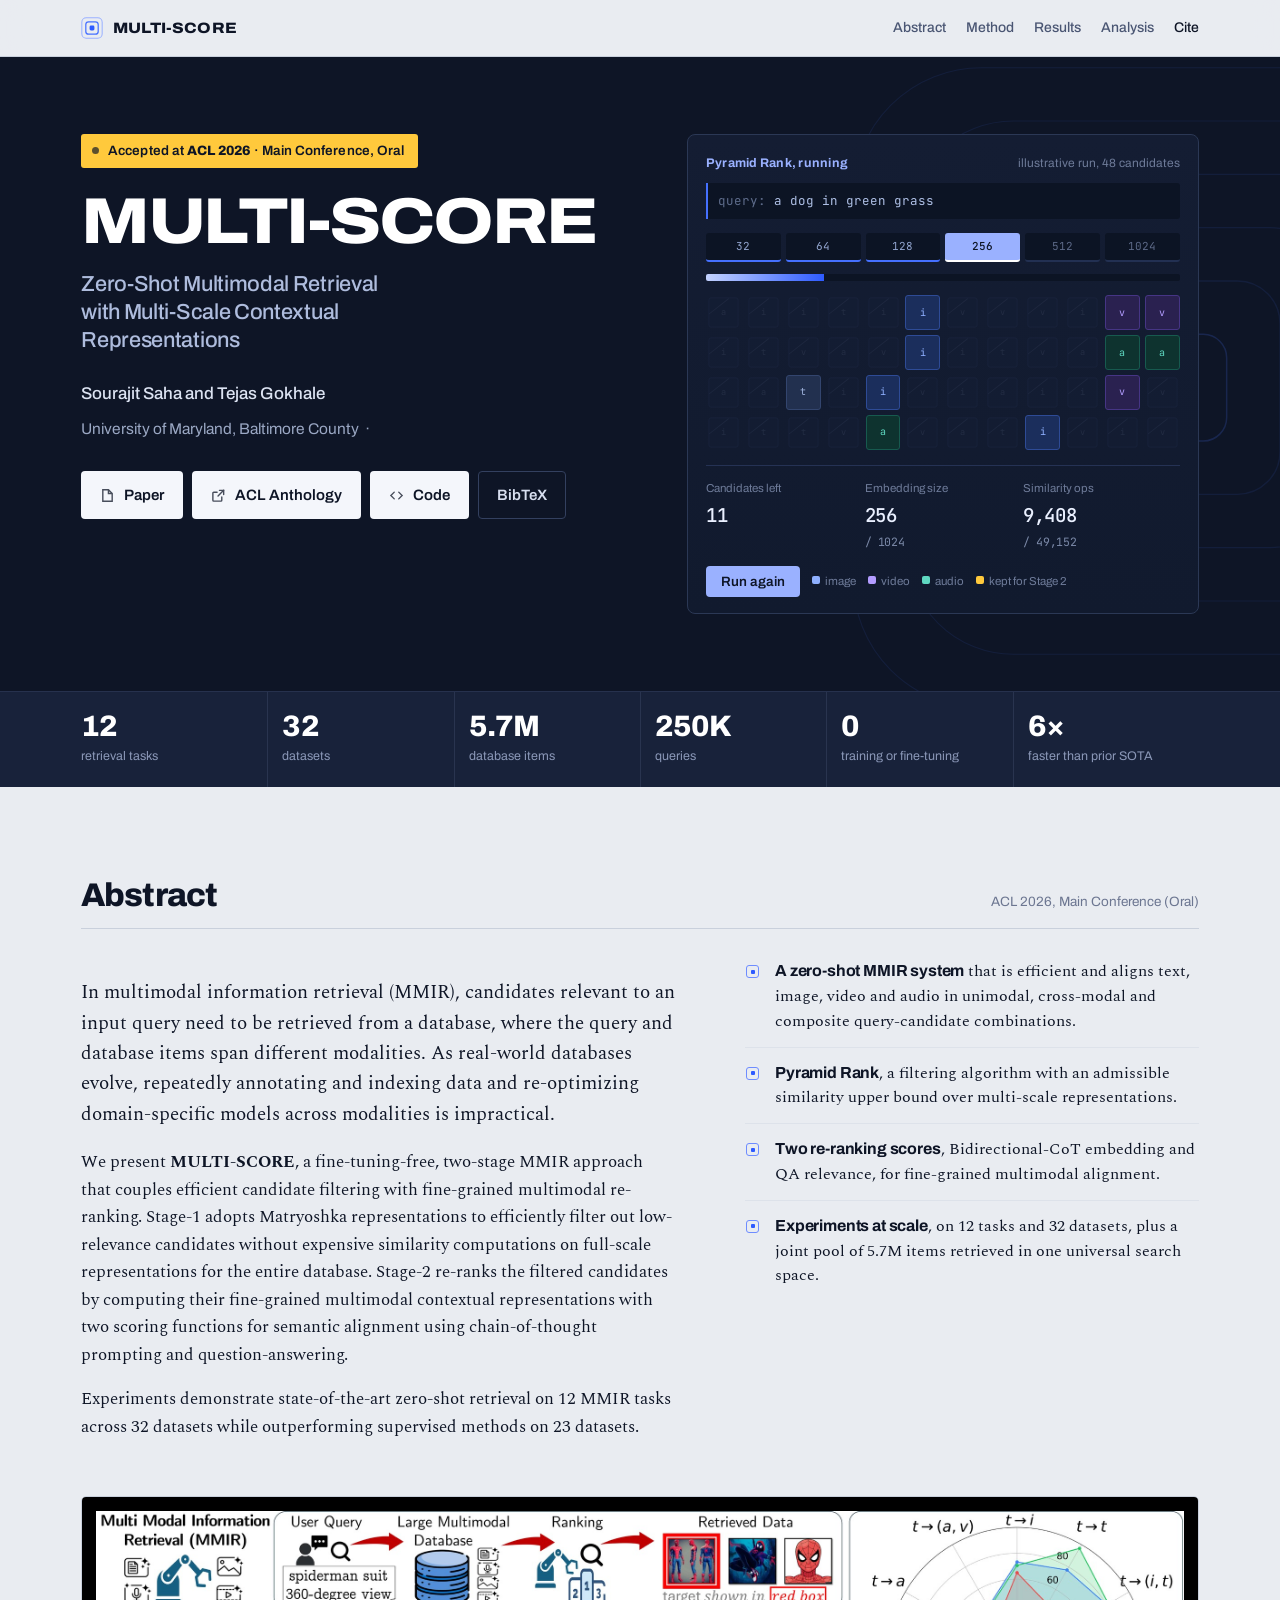
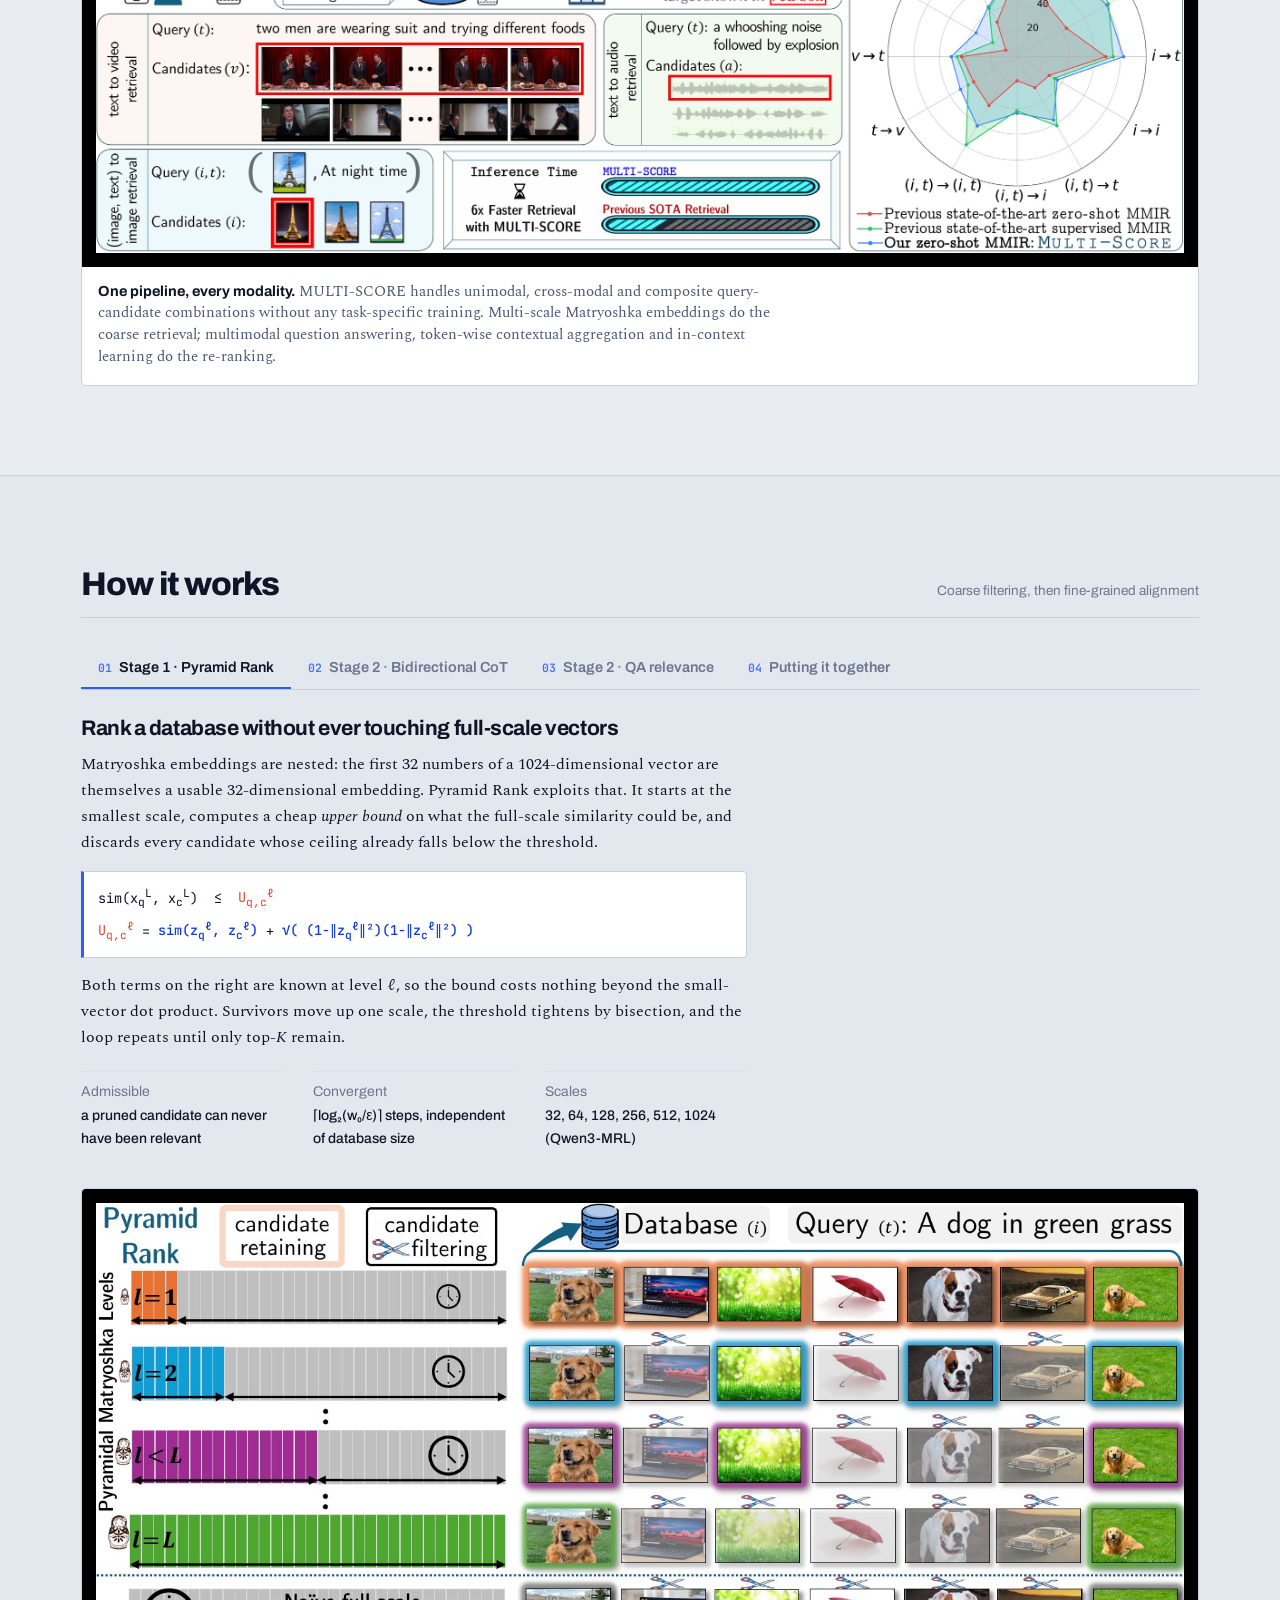
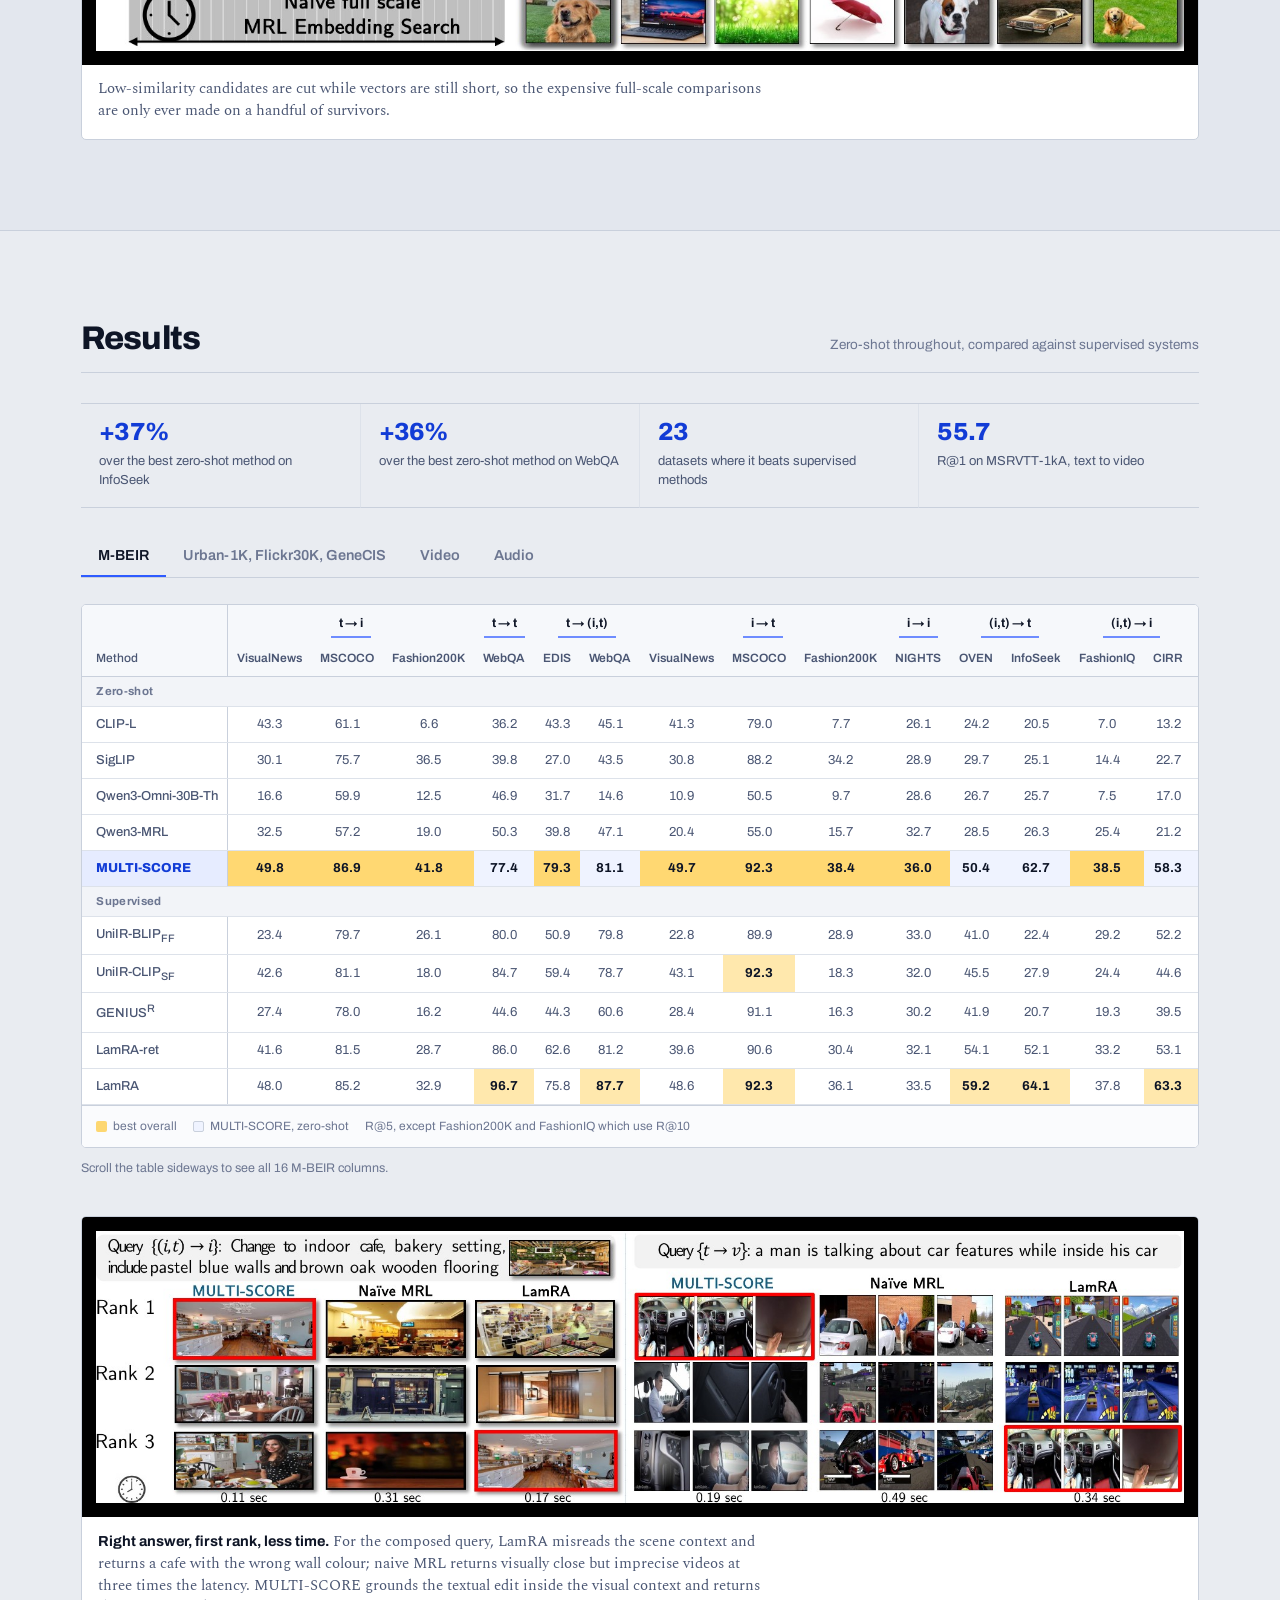
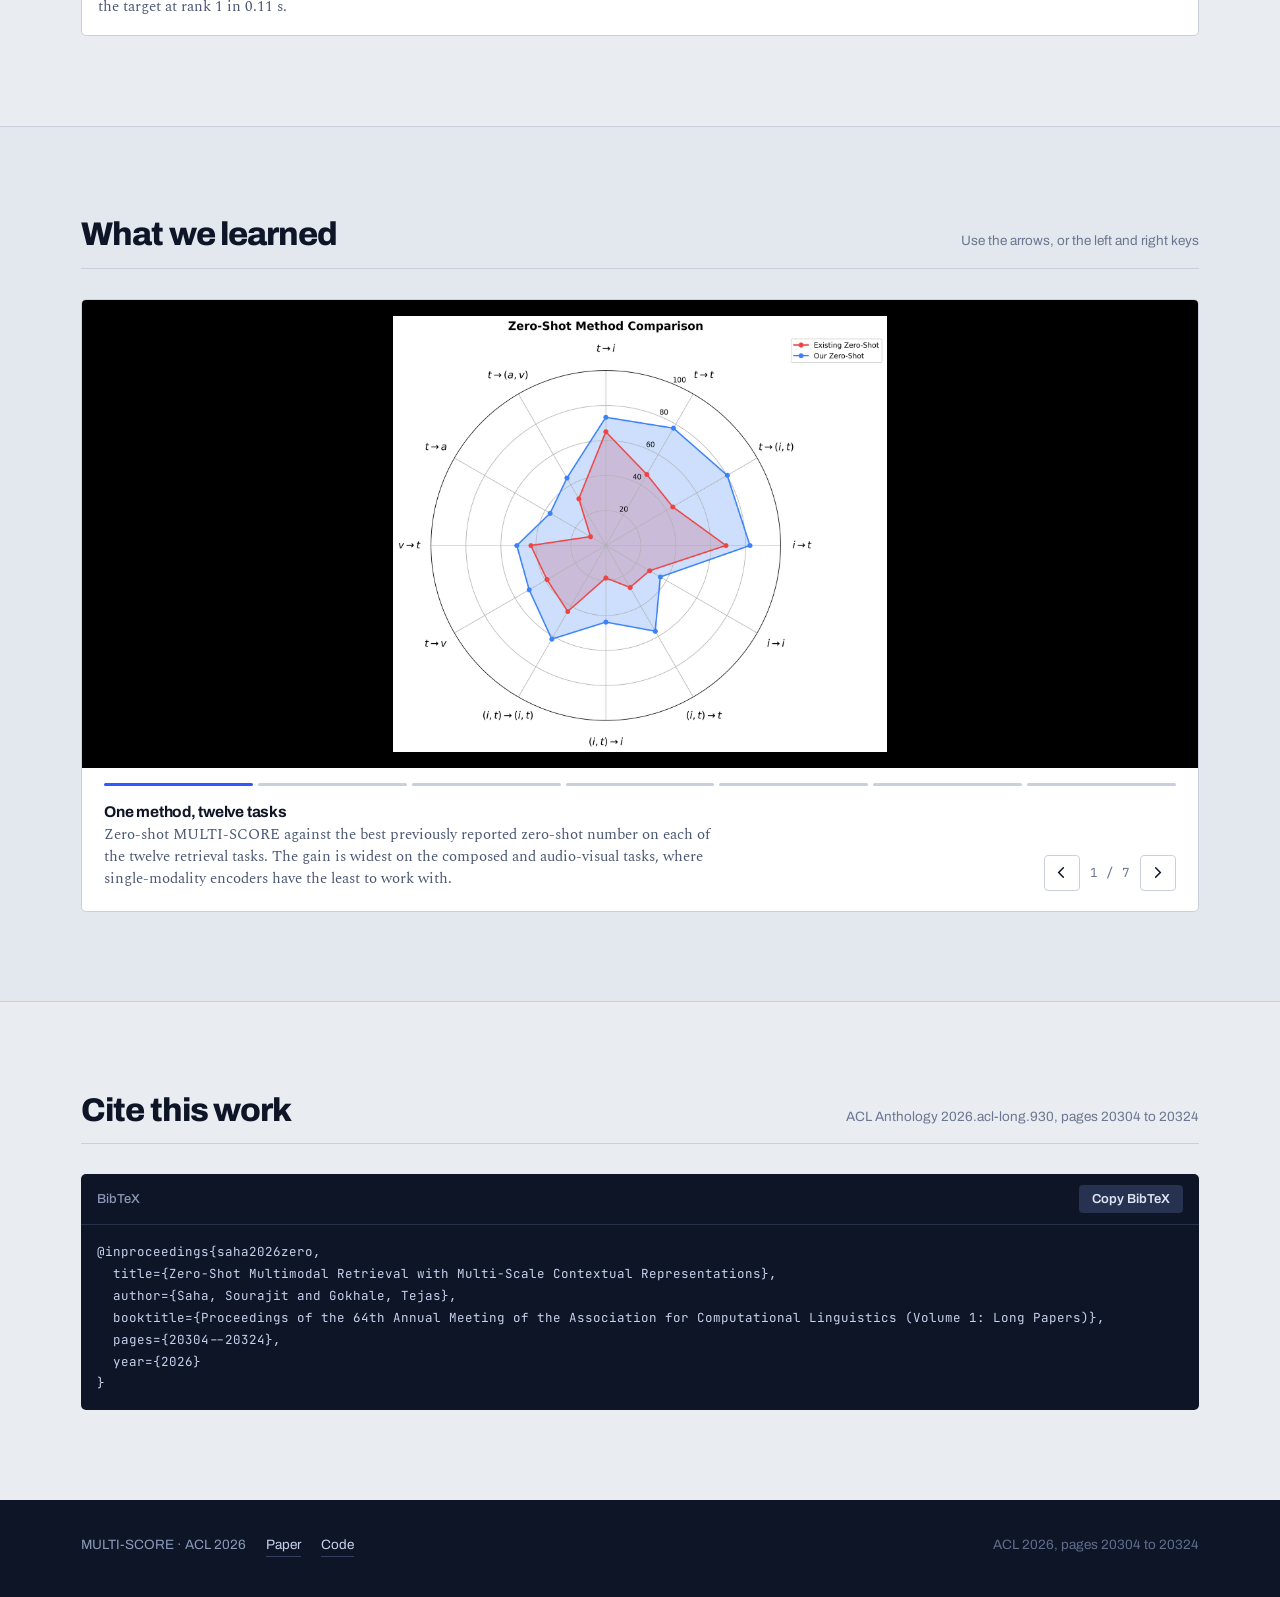
<file: multiscore/index.html>
<!doctype html>
<html lang="en">
<head>
<meta charset="utf-8" />
<meta name="viewport" content="width=device-width, initial-scale=1" />
<title>MULTI-SCORE &middot; Zero-Shot Multimodal Retrieval with Multi-Scale Contextual Representations</title>

<!-- MULTI-SCORE project page. Paper, anthology and code links are live below.
     Content and figures come from the ACL 2026 camera-ready. -->

<meta name="description" content="MULTI-SCORE: a fine-tuning-free two-stage framework for multimodal information retrieval across text, image, video and audio. ACL 2026 Main Conference, Oral." />
<meta name="author" content="Sourajit Saha, Tejas Gokhale" />
<link rel="canonical" href="https://sourajitcs.github.io/multiscore/" />

<meta property="og:type" content="website" />
<meta property="og:title" content="MULTI-SCORE: Zero-Shot Multimodal Retrieval with Multi-Scale Contextual Representations" />
<meta property="og:description" content="Zero-shot state of the art on 12 retrieval tasks across 32 datasets. No fine-tuning, no annotation, 6x faster retrieval. ACL 2026 Main, Oral." />
<meta property="og:url" content="https://sourajitcs.github.io/multiscore/" />
<meta property="og:image" content="https://sourajitcs.github.io/multiscore/static/images/teaser_final_v3.jpg" />
<meta name="twitter:card" content="summary_large_image" />

<link rel="icon" href="data:image/svg+xml,%3Csvg xmlns='http://www.w3.org/2000/svg' viewBox='0 0 32 32'%3E%3Crect width='32' height='32' rx='7' fill='%230E1526'/%3E%3Crect x='4.5' y='4.5' width='23' height='23' rx='5' fill='none' stroke='%23C3D2FF' stroke-width='1.4'/%3E%3Crect x='8.5' y='8.5' width='15' height='15' rx='3.6' fill='none' stroke='%236E8CFF' stroke-width='1.6'/%3E%3Crect x='12.5' y='12.5' width='7' height='7' rx='2' fill='%232E5BFF'/%3E%3C/svg%3E" />

<link rel="preconnect" href="https://fonts.googleapis.com">
<link rel="preconnect" href="https://fonts.gstatic.com" crossorigin>
<link href="https://fonts.googleapis.com/css2?family=Archivo:wdth,wght@62..125,400..800&family=JetBrains+Mono:wght@400;500&family=Spectral:ital,wght@0,400;0,600;1,400&display=swap" rel="stylesheet">

<style>
/* ============================ tokens ============================ */
:root{
  --ink:#0E1526;
  --ink-2:#18223A;
  --slate:#4A5673;
  --mute:#6C7691;
  --paper:#E9ECF1;
  --card:#FFFFFF;
  --rule:#C9D0DC;
  --rule-soft:#DDE2EA;

  --blue:#2E5BFF;
  --blue-deep:#123CD6;
  --rust:#E0472C;
  --gold:#FFC93C;
  --violet:#7B4DFF;
  --teal:#00A38B;

  /* matryoshka level ramp, coarse to fine */
  --l1:#C3D2FF; --l2:#9AB1FF; --l3:#6E8CFF; --l4:#4570FF; --l5:#2E5BFF; --l6:#1233A8;

  --sans:'Archivo','Helvetica Neue',Arial,sans-serif;
  --serif:'Spectral',Georgia,'Times New Roman',serif;
  --mono:'JetBrains Mono',ui-monospace,SFMono-Regular,Menlo,monospace;

  --shell:1220px;
  --gut:clamp(20px,4vw,56px);
}

*,*::before,*::after{box-sizing:border-box}
html{-webkit-text-size-adjust:100%; scroll-behavior:smooth}
body{
  margin:0; background:var(--paper); color:var(--ink);
  font-family:var(--serif); font-size:17px; line-height:1.62;
  -webkit-font-smoothing:antialiased;
}
img{max-width:100%; height:auto; display:block}
a{color:var(--blue-deep); text-underline-offset:3px; text-decoration-thickness:1px}
a:hover{color:var(--blue)}
:focus-visible{outline:2.5px solid var(--blue); outline-offset:3px; border-radius:2px}
h1,h2,h3,h4{font-family:var(--sans); font-weight:700; margin:0; letter-spacing:-.018em; line-height:1.14}
.shell{max-width:var(--shell); margin:0 auto; padding-inline:var(--gut)}

/* ============================ nav ============================ */
.nav{
  position:sticky; top:0; z-index:60;
  background:rgba(233,236,241,.86); backdrop-filter:blur(12px);
  border-bottom:1px solid var(--rule);
}
.nav-in{display:flex; align-items:center; gap:22px; height:56px; max-width:var(--shell); margin:0 auto; padding-inline:var(--gut)}
.mark{display:flex; align-items:center; gap:10px; text-decoration:none; color:var(--ink); font-family:var(--sans); font-weight:800; font-size:15px; letter-spacing:.01em; font-stretch:112%}
.mark svg{flex:none}
.nav-links{margin-left:auto; display:flex; gap:20px; font-family:var(--sans); font-size:14px; font-weight:500}
.nav-links a{color:var(--slate); text-decoration:none}
.nav-links a:hover,.nav-links a.on{color:var(--ink)}
@media(max-width:720px){ .nav-links a:nth-child(n+4){display:none} .nav-links{gap:14px} }

/* ============================ hero ============================ */
.hero{position:relative; background:var(--ink); color:#EEF1F8; overflow:hidden}
.hero-rings{position:absolute; inset:0; pointer-events:none; opacity:.5}
.hero-in{
  position:relative; max-width:var(--shell); margin:0 auto; padding:clamp(46px,6vw,86px) var(--gut) clamp(52px,6vw,80px);
  display:grid; grid-template-columns:minmax(0,1.04fr) minmax(0,.96fr); gap:clamp(30px,4vw,60px); align-items:start;
}
@media(max-width:960px){ .hero-in{grid-template-columns:1fr; gap:36px} }

.venue{
  display:inline-block; font-family:var(--sans); font-size:13.5px; font-weight:600;
  letter-spacing:.005em; color:#0E1526; background:var(--gold);
  padding:6px 14px 6px 11px; border-radius:3px;
}
.venue b{font-weight:800}
.venue .dot{display:inline-block; width:7px; height:7px; border-radius:50%; background:#0E1526; opacity:.68; margin-right:9px; vertical-align:1px}

h1.title{margin:24px 0 0}
h1.title .wm{
  display:block; font-family:var(--sans); font-weight:800; font-stretch:116%;
  font-size:clamp(2.5rem,5.4vw,4.05rem); letter-spacing:-.038em; line-height:.94; color:#fff;
}
h1.title .sub{
  display:block; margin-top:17px; font-family:var(--sans); font-weight:500;
  font-size:clamp(1.06rem,1.7vw,1.36rem); line-height:1.3; letter-spacing:-.014em;
  color:#AEBCDD; max-width:27ch;
}
.byline{margin:26px 0 0; font-family:var(--sans); font-size:17px; font-weight:500; color:#DCE3F2}
.byline a{color:#fff; text-decoration:none; border-bottom:1.5px solid rgba(110,140,255,.75); padding-bottom:1px}
.byline a:hover{border-bottom-color:var(--gold); color:var(--gold)}
.affil{margin:8px 0 0; font-size:15.5px; color:#9BA8C4; font-family:var(--sans)}
.affil code{font-family:var(--mono); font-size:13px; color:#7F8DAC}

.cta{display:flex; flex-wrap:wrap; gap:9px; margin-top:30px}
.btn{
  display:inline-flex; align-items:center; gap:9px;
  font-family:var(--sans); font-size:15px; font-weight:600;
  padding:11px 18px; border-radius:4px; text-decoration:none;
  background:#F4F6FB; color:var(--ink); border:1.5px solid transparent;
  transition:background .15s ease, color .15s ease, border-color .15s ease;
}
.btn:hover{background:#fff; color:var(--ink)}
.btn.ghost{background:transparent; color:#D7DEEF; border-color:#33405F}
.btn.ghost:hover{border-color:var(--l3); color:#fff; background:transparent}
.btn svg{flex:none; opacity:.75}

/* ============================ pyramid rank demo ============================ */
.pr{
  background:linear-gradient(180deg,#141D33 0%,#111A2E 100%);
  border:1px solid #2B3855; border-radius:8px; padding:18px 18px 16px;
}
.pr-top{display:flex; align-items:baseline; gap:10px; flex-wrap:wrap; margin-bottom:2px}
.pr-kicker{font-family:var(--sans); font-size:12.5px; font-weight:700; color:var(--l2); letter-spacing:.02em}
.pr-note{font-family:var(--sans); font-size:12px; color:#6E7B99; margin-left:auto}
.pr-query{font-family:var(--mono); font-size:12.5px; color:#AFC0E6; margin:10px 0 14px; padding:8px 10px; background:#0C1424; border-left:2px solid var(--l4); border-radius:0 3px 3px 0}
.pr-query span{color:#5F6D8C}

.pr-levels{display:flex; gap:5px; margin-bottom:12px}
.pr-lv{
  flex:1; text-align:center; font-family:var(--mono); font-size:11px; padding:5px 0 4px;
  color:#5D6A88; background:#0C1424; border-radius:3px; border-bottom:2px solid #223052;
  transition:color .2s ease, background .2s ease, border-color .2s ease;
}
.pr-lv.done{color:#93A6D0; border-bottom-color:var(--l4)}
.pr-lv.now{color:#0E1526; background:var(--l2); border-bottom-color:#fff; font-weight:500}

.pr-bar{height:7px; background:#0C1424; border-radius:2px; overflow:hidden; margin-bottom:14px}
.pr-bar i{display:block; height:100%; width:3%; background:linear-gradient(90deg,var(--l1),var(--l5)); transition:width .45s cubic-bezier(.22,1,.36,1)}

.pr-grid{display:grid; grid-template-columns:repeat(12,1fr); gap:5px}
.pr-cell{
  position:relative; aspect-ratio:1; border-radius:3px;
  background:#22304F; border:1px solid #2E3E63;
  display:flex; align-items:center; justify-content:center;
  font-family:var(--mono); font-size:10px; color:#93A6D0;
  transition:opacity .35s ease, transform .35s ease, background .35s ease, border-color .35s ease;
}
.pr-cell[data-m="i"]{background:#1B2E5C; border-color:#2E4B96; color:#8FB0FF}
.pr-cell[data-m="v"]{background:#2A2150; border-color:#463585; color:#B39CFF}
.pr-cell[data-m="a"]{background:#0E332F; border-color:#175A4F; color:#5FD8C1}
.pr-cell[data-m="t"]{background:#22304F; border-color:#33456E; color:#9DB0DA}
.pr-cell.out{opacity:.42; transform:scale(.86); background:#151F36; border-color:#222E4C; color:#39445E}
.pr-cell.out::after{content:""; position:absolute; inset:22% 6%; border-top:1px solid #46527180; transform:rotate(-38deg)}
.pr-cell.hit{border-color:var(--gold); box-shadow:0 0 0 2px rgba(255,201,60,.28); color:var(--gold)}

.pr-stats{display:grid; grid-template-columns:repeat(3,1fr); gap:2px; margin:15px 0 0; padding:0; border-top:1px solid #253254; padding-top:13px}
.pr-stats div{margin:0}
.pr-stats dt{font-family:var(--sans); font-size:11.5px; color:#6E7B99; margin-bottom:3px}
.pr-stats dd{margin:0; font-family:var(--mono); font-size:19px; font-weight:500; color:#EAF0FF; letter-spacing:-.02em}
.pr-stats dd small{display:block; font-size:11.5px; color:#7C8AA9; font-weight:400; margin-top:2px}
.pr-foot{display:flex; align-items:center; gap:12px; margin-top:14px; flex-wrap:wrap}
.pr-btn{
  font-family:var(--sans); font-size:13.5px; font-weight:600; color:#0E1526; background:var(--l2);
  border:0; border-radius:4px; padding:8px 15px; cursor:pointer; transition:background .15s ease;
}
.pr-btn:hover{background:#fff}
.pr-legend{display:flex; gap:12px; font-family:var(--sans); font-size:11.5px; color:#6E7B99; flex-wrap:wrap}
.pr-legend b{display:inline-block; width:8px; height:8px; border-radius:2px; margin-right:5px; vertical-align:1px}
@media(max-width:520px){ .pr-grid{grid-template-columns:repeat(8,1fr)} .pr-stats{grid-template-columns:1fr 1fr} }

/* ============================ stat strip ============================ */
.strip{background:var(--ink-2); color:#DDE4F4; border-top:1px solid #26314D}
.strip-in{max-width:var(--shell); margin:0 auto; padding:0 var(--gut); display:grid; grid-template-columns:repeat(6,1fr)}
.strip-in > div{padding:20px 14px 22px; border-left:1px solid #29344F}
.strip-in > div:first-child{border-left:0; padding-left:0}
.strip b{display:block; font-family:var(--sans); font-size:clamp(1.35rem,2.4vw,1.85rem); font-weight:800; letter-spacing:-.03em; color:#fff; line-height:1}
.strip span{display:block; font-family:var(--sans); font-size:12.5px; color:#8B98B8; margin-top:7px; line-height:1.35}
@media(max-width:860px){ .strip-in{grid-template-columns:repeat(3,1fr)} .strip-in > div:nth-child(3n+1){border-left:0} .strip-in > div:first-child{padding-left:14px} }
@media(max-width:480px){ .strip-in{grid-template-columns:repeat(2,1fr)} .strip-in > div:nth-child(n){border-left:1px solid #29344F} .strip-in > div:nth-child(2n+1){border-left:0} }

/* ============================ sections ============================ */
section{padding:clamp(56px,7vw,96px) 0}
.sec-head{display:flex; align-items:baseline; gap:14px; margin-bottom:30px; border-bottom:1px solid var(--rule); padding-bottom:14px}
.sec-head h2{font-size:clamp(1.5rem,2.7vw,2.05rem); font-weight:800; letter-spacing:-.028em}
.sec-head p{margin:0 0 0 auto; font-family:var(--sans); font-size:13.5px; color:var(--mute); text-align:right}
@media(max-width:640px){ .sec-head{flex-direction:column; gap:6px} .sec-head p{margin:0; text-align:left} }

.two{display:grid; grid-template-columns:minmax(0,1.35fr) minmax(0,1fr); gap:clamp(28px,4vw,58px); align-items:start}
@media(max-width:860px){ .two{grid-template-columns:1fr} }
.lede{font-size:19px; line-height:1.6}
.abstract p{max-width:66ch}
.contrib{list-style:none; margin:0; padding:0}
.contrib li{position:relative; padding:13px 0 13px 30px; border-top:1px solid var(--rule-soft); font-size:16px; line-height:1.55}
.contrib li:first-child{border-top:0; padding-top:0}
.contrib li::before{
  content:""; position:absolute; left:1px; top:19px; width:13px; height:13px; border-radius:3px;
  border:1.5px solid var(--l3);
}
.contrib li::after{
  content:""; position:absolute; left:5.5px; top:23.5px; width:4px; height:4px; border-radius:1px;
  background:var(--blue);
}
.contrib li:first-child::before{top:6px}
.contrib li:first-child::after{top:10.5px}
.contrib li strong{font-family:var(--sans); font-weight:700; letter-spacing:-.01em}

figure{margin:0}
.fig{background:var(--card); border:1px solid var(--rule); border-radius:5px; overflow:hidden}
.fig .frame{
  background:#000; padding:14px; display:flex; align-items:center; justify-content:center;
}
.fig .frame img{max-width:100%; width:auto; height:auto; object-fit:contain; cursor:zoom-in}
.fig figcaption{font-size:14.5px; line-height:1.5; color:var(--slate); margin:0; padding:14px 16px 16px; max-width:88ch}
.fig figcaption b{font-family:var(--sans); font-weight:700; color:var(--ink)}

/* ============================ method tabs ============================ */
.tabs{display:flex; gap:0; border-bottom:1px solid var(--rule); margin-bottom:26px; overflow-x:auto; scrollbar-width:none}
.tabs::-webkit-scrollbar{display:none}
.tab{
  appearance:none; background:none; border:0; border-bottom:3px solid transparent;
  font-family:var(--sans); font-size:14.5px; font-weight:600; color:var(--mute);
  padding:11px 17px 12px; cursor:pointer; white-space:nowrap; margin-bottom:-1px;
  transition:color .15s ease, border-color .15s ease;
}
.tab:hover{color:var(--ink)}
.tab[aria-selected="true"]{color:var(--ink); border-bottom-color:var(--blue)}
.tab .n{font-family:var(--mono); font-size:11.5px; color:var(--l4); margin-right:7px}
.panel[hidden]{display:none}
.stage{display:grid; grid-template-columns:minmax(0,1fr) minmax(0,1.06fr); gap:clamp(24px,3.4vw,46px); align-items:start}
.stage.stack{grid-template-columns:1fr; gap:26px}
.stage.stack .prose{max-width:74ch}
@media(max-width:900px){ .stage{grid-template-columns:1fr} }
.stage h3{font-size:1.32rem; margin-bottom:12px; letter-spacing:-.022em}
.stage p{font-size:16px; margin:0 0 15px}
.eq{
  font-family:var(--mono); font-size:13.5px; line-height:1.9; color:var(--ink);
  background:#fff; border:1px solid var(--rule); border-left:3px solid var(--blue);
  padding:11px 14px; border-radius:0 4px 4px 0; overflow-x:auto;
}
.eq span{display:block; white-space:nowrap}
.eq span + span{margin-top:2px}
.eq em{color:var(--rust); font-style:normal}
.eq b{color:var(--blue-deep); font-weight:500}
.keyval{list-style:none; margin:16px 0 0; padding:0; font-family:var(--sans); font-size:14px}
.keyval li{display:flex; gap:12px; padding:7px 0; border-top:1px solid var(--rule-soft)}
.stack .keyval{display:grid; grid-template-columns:repeat(3,1fr); gap:0 30px; margin-top:20px}
.stack .keyval li{display:block; padding:9px 0 11px; border-top:1px solid var(--rule-soft)}
.stack .keyval span{display:block}
.stack .keyval span:first-child{min-width:0; margin-bottom:2px}
@media(max-width:760px){ .stack .keyval{grid-template-columns:1fr; gap:0} }
.keyval span:first-child{color:var(--mute); min-width:132px}
.keyval span:last-child{color:var(--ink); font-weight:500}

/* ============================ results ============================ */
.tbl-wrap{background:var(--card); border:1px solid var(--rule); border-radius:5px; overflow:hidden}
.tbl-scroll{overflow-x:auto}
table{border-collapse:collapse; width:100%; font-family:var(--sans); font-size:13px}
thead th{
  font-weight:600; color:var(--slate); text-align:center; padding:8px 9px;
  border-bottom:1px solid var(--rule); background:#F6F8FB; white-space:nowrap; font-size:12px;
}
thead tr.grp th{color:var(--ink); font-weight:700; font-size:12.5px; border-bottom:0; padding-bottom:3px}
thead tr.grp th span{display:inline-block; border-bottom:2px solid var(--l3); padding:0 8px 3px}
th.rowhead,td.rowhead{
  text-align:left; position:sticky; left:0; background:#fff; z-index:2;
  border-right:1px solid var(--rule); white-space:nowrap; padding-left:14px; font-weight:500;
}
thead th.rowhead{background:#F6F8FB}
tbody td{padding:7px 9px; text-align:center; border-bottom:1px solid var(--rule-soft); font-variant-numeric:tabular-nums; color:var(--slate)}
tbody tr.band td{background:#F2F4F8; font-family:var(--sans); font-size:11.5px; font-weight:700; color:var(--mute); text-align:left; padding:5px 14px; letter-spacing:.03em}
tbody tr.ours td{background:#EFF3FF; font-weight:700; color:var(--ink)}
tbody tr.ours td.rowhead{background:#E6ECFF; color:var(--blue-deep); font-weight:800}
td.best{background:rgba(255,201,60,.42) !important; color:var(--ink); font-weight:700}
tbody tr.ours td.best{background:rgba(255,201,60,.72) !important}
td.zsbest{color:var(--blue-deep); font-weight:700}
.tbl-foot{display:flex; flex-wrap:wrap; gap:16px; padding:11px 14px; border-top:1px solid var(--rule); font-family:var(--sans); font-size:12px; color:var(--mute); background:#FAFBFD}
.tbl-foot i{font-style:normal; display:inline-flex; align-items:center; gap:6px}
.sw{width:11px; height:11px; border-radius:2px; display:inline-block}
.hint{font-family:var(--sans); font-size:12.5px; color:var(--mute); margin-top:10px}
@media(max-width:640px){
  th.rowhead,td.rowhead{max-width:112px; white-space:normal; line-height:1.25; padding:6px 8px 6px 11px; font-size:12px}
  thead th{font-size:11px; padding:7px 6px}
  tbody td{padding:6px 7px; font-size:12px}
  tbody tr.band td{padding:5px 11px}
}

.wins{display:grid; grid-template-columns:repeat(auto-fit,minmax(190px,1fr)); gap:0; margin-bottom:28px; border-top:1px solid var(--rule)}
.wins div{padding:16px 18px 18px; border-bottom:1px solid var(--rule); border-right:1px solid var(--rule-soft)}
.wins div:last-child{border-right:0}
.wins b{display:block; font-family:var(--sans); font-size:1.55rem; font-weight:800; letter-spacing:-.03em; color:var(--blue-deep); line-height:1}
.wins span{display:block; font-family:var(--sans); font-size:13px; color:var(--slate); margin-top:8px; line-height:1.4}

/* ============================ carousel ============================ */
.car{background:var(--card); border:1px solid var(--rule); border-radius:5px; overflow:hidden}
.car-stage{
  position:relative; background:#000; padding:16px;
  display:flex; align-items:center; justify-content:center;
  height:clamp(300px,52vh,560px);
}
.car-slide{display:flex; width:100%; height:100%; align-items:center; justify-content:center}
.car-slide[hidden]{display:none}
.car-slide img{max-width:100%; max-height:100%; width:auto; height:auto; object-fit:contain; cursor:zoom-in}
.car-cap{padding:0 22px 20px; display:grid; grid-template-columns:minmax(0,1fr) auto; gap:18px; align-items:end}
.car-cap h4{font-family:var(--sans); font-size:15.5px; font-weight:700; margin:0 0 5px; letter-spacing:-.015em}
.car-cap p{margin:0; font-size:14.5px; line-height:1.5; color:var(--slate); max-width:76ch}
.car-nav{display:flex; align-items:center; gap:8px}
.car-nav button{
  width:36px; height:36px; border-radius:4px; border:1px solid var(--rule); background:#fff;
  cursor:pointer; color:var(--ink); display:flex; align-items:center; justify-content:center; padding:0;
  transition:background .15s ease, border-color .15s ease;
}
.car-nav button:hover{background:var(--ink); border-color:var(--ink); color:#fff}
.car-count{font-family:var(--mono); font-size:12.5px; color:var(--mute); min-width:44px; text-align:center}
.dots{display:flex; gap:5px; padding:15px 22px 17px}
.dots button{
  flex:1; height:3px; border:0; padding:0; background:var(--rule); cursor:pointer; border-radius:2px;
  transition:background .2s ease;
}
.dots button[aria-current="true"]{background:var(--blue)}
@media(max-width:640px){ .car-cap{grid-template-columns:1fr} .car-nav{justify-content:flex-start} }

/* ============================ bibtex / footer ============================ */
.cite-box{background:var(--ink); border-radius:5px; overflow:hidden}
.cite-top{display:flex; align-items:center; gap:12px; padding:11px 16px; border-bottom:1px solid #26314D}
.cite-top span{font-family:var(--sans); font-size:13px; color:#8B98B8; font-weight:500}
.cite-top button{
  margin-left:auto; font-family:var(--sans); font-size:13px; font-weight:600; cursor:pointer;
  background:#26324F; color:#DDE4F4; border:0; border-radius:4px; padding:7px 13px; transition:background .15s ease;
}
.cite-top button:hover{background:var(--blue)}
pre{margin:0; padding:16px; overflow-x:auto; font-family:var(--mono); font-size:12.5px; line-height:1.75; color:#C6D2EE}
pre .k{color:#7FA3FF} pre .v{color:#FFD98A}

.ack{margin-top:34px; font-size:15px; color:var(--slate); max-width:74ch}
.ack h3{font-family:var(--sans); font-size:14px; font-weight:700; color:var(--ink); margin-bottom:8px}
footer{background:var(--ink); color:#8B98B8; padding:34px 0 40px; font-family:var(--sans); font-size:13.5px}
footer .shell{display:flex; gap:20px; flex-wrap:wrap; align-items:center}
footer a{color:#C6D2EE; text-decoration:none; border-bottom:1px solid #33405F}
footer a:hover{color:#fff; border-bottom-color:var(--l3)}
footer .right{margin-left:auto; color:#5F6D8C}

/* ============================ lightbox ============================ */
.lb{position:fixed; inset:0; z-index:200; background:rgba(10,15,26,.94); display:none; padding:4vh 4vw; cursor:zoom-out}
.lb[open]{display:flex; align-items:center; justify-content:center}
.lb img{max-width:100%; max-height:92vh; width:auto; height:auto; object-fit:contain; border-radius:3px; background:#000; padding:10px}
.lb-close{position:absolute; top:14px; right:18px; background:none; border:0; color:#9BA8C4; font-family:var(--sans); font-size:14px; cursor:pointer}
.lb-close:hover{color:#fff}

@media (prefers-reduced-motion: reduce){
  html{scroll-behavior:auto}
  *,*::before,*::after{transition-duration:.001ms !important; animation-duration:.001ms !important}
}
</style>
</head>
<body>

<nav class="nav">
  <div class="nav-in">
    <a class="mark" href="#top">
      <svg width="22" height="22" viewBox="0 0 32 32" aria-hidden="true">
        <rect x="1.2" y="1.2" width="29.6" height="29.6" rx="6.5" fill="none" stroke="#9AB1FF" stroke-width="1.5"/>
        <rect x="7" y="7" width="18" height="18" rx="4" fill="none" stroke="#4570FF" stroke-width="1.8"/>
        <rect x="12.5" y="12.5" width="7" height="7" rx="2" fill="#2E5BFF"/>
      </svg>
      MULTI-SCORE
    </a>
    <div class="nav-links">
      <a href="#abstract">Abstract</a>
      <a href="#method">Method</a>
      <a href="#results">Results</a>
      <a href="#analysis">Analysis</a>
      <a href="#cite">Cite</a>
    </div>
  </div>
</nav>

<!-- ============================ HERO ============================ -->
<header class="hero" id="top">
  <svg class="hero-rings" aria-hidden="true" preserveAspectRatio="xMaxYMid slice" viewBox="0 0 1200 620">
    <g fill="none" stroke="#3A5CC8" stroke-opacity=".26">
      <rect x="800" y="10" width="600" height="600" rx="120" stroke-width="1"/>
      <rect x="850" y="60" width="500" height="500" rx="100" stroke-width="1"/>
      <rect x="900" y="110" width="400" height="400" rx="80" stroke-width="1.1"/>
      <rect x="950" y="160" width="300" height="300" rx="60" stroke-width="1.2"/>
      <rect x="1000" y="210" width="200" height="200" rx="40" stroke-width="1.3"/>
      <rect x="1050" y="260" width="100" height="100" rx="22" stroke-width="1.4" stroke-opacity=".5"/>
    </g>
  </svg>

  <div class="hero-in">
    <div>
      <span class="venue"><span class="dot"></span>Accepted at <b>ACL&nbsp;2026</b> &middot; Main Conference, Oral</span>
      <h1 class="title">
        <span class="wm">MULTI-SCORE</span>
        <span class="sub">Zero-Shot Multimodal Retrieval with Multi&#8209;Scale Contextual Representations</span>
      </h1>

      <p class="byline">
        Sourajit Saha and
        Tejas Gokhale
      </p>
      <p class="affil">University of Maryland, Baltimore County &nbsp;&middot;&nbsp; </p>

      <div class="cta">
        <a class="btn" id="link-paper" href="https://aclanthology.org/2026.acl-long.930.pdf" target="_blank" rel="noopener" aria-label="Read the paper, PDF">
          <svg width="15" height="15" viewBox="0 0 16 16" fill="none" stroke="currentColor" stroke-width="1.5"><path d="M3 1.8h6l4 4v8.4H3z"/><path d="M9 1.8v4h4"/></svg>
          Paper
        </a>
        <a class="btn" id="link-anthology" href="https://aclanthology.org/2026.acl-long.930/" target="_blank" rel="noopener">
          <svg width="15" height="15" viewBox="0 0 16 16" fill="none" stroke="currentColor" stroke-width="1.5" stroke-linecap="round"><path d="M9 2.5h4.5V7"/><path d="M13.5 2.5 7.5 8.5"/><path d="M11.5 9.5v3.6a.9.9 0 0 1-.9.9H2.9a.9.9 0 0 1-.9-.9V5.4a.9.9 0 0 1 .9-.9h3.6"/></svg>
          ACL Anthology
        </a>
        <a class="btn" id="link-code" href="https://github.com/sourajitcs/multiscore" target="_blank" rel="noopener">
          <svg width="15" height="15" viewBox="0 0 16 16" fill="none" stroke="currentColor" stroke-width="1.5" stroke-linecap="round"><path d="M5.6 4.4 2 8l3.6 3.6M10.4 4.4 14 8l-3.6 3.6"/></svg>
          Code
        </a>
        <a class="btn ghost" href="#cite">BibTeX</a>
      </div>
    </div>

    <!-- live Stage-1 demo -->
    <div class="pr" id="pr">
      <div class="pr-top">
        <span class="pr-kicker">Pyramid Rank, running</span>
        <span class="pr-note">illustrative run, 48 candidates</span>
      </div>
      <div class="pr-query"><span>query:</span> a dog in green grass</div>

      <div class="pr-levels" id="prLevels" aria-hidden="true"></div>
      <div class="pr-bar"><i id="prBar"></i></div>

      <div class="pr-grid" id="prGrid" role="img" aria-label="Animated grid of 48 database candidates being filtered level by level"></div>

      <dl class="pr-stats">
        <div><dt>Candidates left</dt><dd id="prAlive">48</dd></div>
        <div><dt>Embedding size</dt><dd id="prDim">32<small> / 1024</small></dd></div>
        <div><dt>Similarity ops</dt><dd id="prOps">0<small> / 49,152</small></dd></div>
      </dl>

      <div class="pr-foot">
        <button class="pr-btn" id="prRun" type="button">Run again</button>
        <div class="pr-legend">
          <span><b style="background:#8FB0FF"></b>image</span>
          <span><b style="background:#B39CFF"></b>video</span>
          <span><b style="background:#5FD8C1"></b>audio</span>
          <span><b style="background:#FFC93C"></b>kept for Stage&nbsp;2</span>
        </div>
      </div>
    </div>
  </div>
</header>

<div class="strip">
  <div class="strip-in">
    <div><b>12</b><span>retrieval tasks</span></div>
    <div><b>32</b><span>datasets</span></div>
    <div><b>5.7M</b><span>database items</span></div>
    <div><b>250K</b><span>queries</span></div>
    <div><b>0</b><span>training or fine-tuning</span></div>
    <div><b>6&times;</b><span>faster than prior SOTA</span></div>
  </div>
</div>

<!-- ============================ ABSTRACT ============================ -->
<section id="abstract">
  <div class="shell">
    <div class="sec-head"><h2>Abstract</h2><p>ACL 2026, Main Conference (Oral)</p></div>
    <div class="two">
      <div class="abstract">
        <p class="lede">In multimodal information retrieval (MMIR), candidates relevant to an input query need to be retrieved from a database, where the query and database items span different modalities. As real-world databases evolve, repeatedly annotating and indexing data and re-optimizing domain-specific models across modalities is impractical.</p>
        <p>We present <strong>MULTI-SCORE</strong>, a fine-tuning-free, two-stage MMIR approach that couples efficient candidate filtering with fine-grained multimodal re-ranking. Stage-1 adopts Matryoshka representations to efficiently filter out low-relevance candidates without expensive similarity computations on full-scale representations for the entire database. Stage-2 re-ranks the filtered candidates by computing their fine-grained multimodal contextual representations with two scoring functions for semantic alignment using chain-of-thought prompting and question-answering.</p>
        <p>Experiments demonstrate state-of-the-art zero-shot retrieval on 12 MMIR tasks across 32 datasets while outperforming supervised methods on 23 datasets.</p>
      </div>
      <ul class="contrib">
        <li><strong>A zero-shot MMIR system</strong> that is efficient and aligns text, image, video and audio in unimodal, cross-modal and composite query-candidate combinations.</li>
        <li><strong>Pyramid Rank</strong>, a filtering algorithm with an admissible similarity upper bound over multi-scale representations.</li>
        <li><strong>Two re-ranking scores</strong>, Bidirectional-CoT embedding and QA relevance, for fine-grained multimodal alignment.</li>
        <li><strong>Experiments at scale</strong>, on 12 tasks and 32 datasets, plus a joint pool of 5.7M items retrieved in one universal search space.</li>
      </ul>
    </div>

    <figure class="fig" style="margin-top:38px">
      <div class="frame"><img src="static/images/teaser_final_v3.jpg" alt="Overview of MULTI-SCORE: a multimodal query is matched against a large database, with examples of text to video, text to audio and image plus text to image retrieval, and a radar chart comparing MULTI-SCORE to prior zero-shot and supervised methods across 12 tasks." width="2400" height="753" loading="eager"></div>
      <figcaption><b>One pipeline, every modality.</b> MULTI-SCORE handles unimodal, cross-modal and composite query-candidate combinations without any task-specific training. Multi-scale Matryoshka embeddings do the coarse retrieval; multimodal question answering, token-wise contextual aggregation and in-context learning do the re-ranking.</figcaption>
    </figure>
  </div>
</section>

<!-- ============================ METHOD ============================ -->
<section id="method" style="background:#E3E7EE; border-top:1px solid var(--rule); border-bottom:1px solid var(--rule)">
  <div class="shell">
    <div class="sec-head"><h2>How it works</h2><p>Coarse filtering, then fine-grained alignment</p></div>

    <div class="tabs" role="tablist" aria-label="Method stages">
      <button class="tab" role="tab" id="t1" aria-controls="p1" aria-selected="true"><span class="n">01</span>Stage 1 &middot; Pyramid Rank</button>
      <button class="tab" role="tab" id="t2" aria-controls="p2" aria-selected="false"><span class="n">02</span>Stage 2 &middot; Bidirectional CoT</button>
      <button class="tab" role="tab" id="t3" aria-controls="p3" aria-selected="false"><span class="n">03</span>Stage 2 &middot; QA relevance</button>
      <button class="tab" role="tab" id="t4" aria-controls="p4" aria-selected="false"><span class="n">04</span>Putting it together</button>
    </div>

    <div class="panel" id="p1" role="tabpanel" aria-labelledby="t1">
      <div class="stage stack">
        <div class="prose">
          <h3>Rank a database without ever touching full-scale vectors</h3>
          <p>Matryoshka embeddings are nested: the first 32 numbers of a 1024-dimensional vector are themselves a usable 32-dimensional embedding. Pyramid Rank exploits that. It starts at the smallest scale, computes a cheap <em>upper bound</em> on what the full-scale similarity could be, and discards every candidate whose ceiling already falls below the threshold.</p>
          <div class="eq">
            <span>sim(x<sub>q</sub><sup>L</sup>, x<sub>c</sub><sup>L</sup>) &nbsp;&le;&nbsp; <em>U<sub>q,c</sub><sup>&#8467;</sup></em></span>
            <span><em>U<sub>q,c</sub><sup>&#8467;</sup></em> = <b>sim(z<sub>q</sub><sup>&#8467;</sup>, z<sub>c</sub><sup>&#8467;</sup>)</b> + <b>&radic;( (1&minus;&#8214;z<sub>q</sub><sup>&#8467;</sup>&#8214;&sup2;)(1&minus;&#8214;z<sub>c</sub><sup>&#8467;</sup>&#8214;&sup2;) )</b></span>
          </div>
          <p style="margin-top:15px">Both terms on the right are known at level <em>&#8467;</em>, so the bound costs nothing beyond the small-vector dot product. Survivors move up one scale, the threshold tightens by bisection, and the loop repeats until only top-<em>K</em> remain.</p>
          <ul class="keyval">
            <li><span>Admissible</span><span>a pruned candidate can never have been relevant</span></li>
            <li><span>Convergent</span><span>&#8968;log&#8322;(w&#8320;/&epsilon;)&#8969; steps, independent of database size</span></li>
            <li><span>Scales</span><span>32, 64, 128, 256, 512, 1024 (Qwen3-MRL)</span></li>
          </ul>
        </div>
        <figure class="fig">
          <div class="frame"><img src="static/images/stage1_algo_v2.jpg" alt="Pyramid Rank diagram: at each Matryoshka level the embedding grows and more database images are cut, compared to naive full-scale search at the bottom." width="1532" height="632" loading="lazy"></div>
          <figcaption>Low-similarity candidates are cut while vectors are still short, so the expensive full-scale comparisons are only ever made on a handful of survivors.</figcaption>
        </figure>
      </div>
    </div>

    <div class="panel" id="p2" role="tabpanel" aria-labelledby="t2" hidden>
      <div class="stage stack">
        <div class="prose">
          <h3>Ask the alignment question in both directions</h3>
          <p>Stage-1 works on text, which loses detail. Stage-2 brings the raw modalities back. For each surviving candidate, a frozen MLLM is prompted twice with chain-of-thought examples: once to summarise how much of the query is found in the candidate, and once the other way around.</p>
          <p>An <code style="font-family:var(--mono);font-size:13px">&lt;emb&gt;</code> token is appended to each prompt. The hidden state just before it has already absorbed the whole prompt, so it serves as the embedding. The cosine similarity between the two directions is the score.</p>
          <div class="eq">S<sub>CoT</sub>(q, c<sub>k</sub>) = cosine( <b>z<sub>q2c</sub></b>(q, c<sub>k</sub>), <b>z<sub>c2q</sub></b>(c<sub>k</sub>, q) )</div>
          <ul class="keyval">
            <li><span>Backbone</span><span>Qwen2.5-Omni-7B, frozen</span></li>
            <li><span>Prompting</span><span>2 in-context CoT examples per direction</span></li>
            <li><span>Supervision</span><span>none</span></li>
          </ul>
        </div>
        <figure class="fig">
          <div class="frame"><img src="static/images/stage2_cot.jpg" alt="Bidirectional chain-of-thought scoring: a query-to-candidate prompt and a candidate-to-query prompt each go through a frozen MLLM, hidden states preceding the emb token are extracted, and their cosine similarity gives the CoT score." width="2000" height="356" loading="lazy"></div>
          <figcaption>Two prompts, two embeddings, one similarity. Because both sides are produced the same way, the score stays symmetric and needs no trained projection head.</figcaption>
        </figure>
      </div>
    </div>

    <div class="panel" id="p3" role="tabpanel" aria-labelledby="t3" hidden>
      <div class="stage">
        <div>
          <h3>Turn the query into questions, then interrogate each candidate</h3>
          <p>The same MLLM converts a query into <em>M</em> discriminative yes/no questions with known answers. Every surviving candidate is then handed to the model as context, and its relevance score is simply how many of those questions it answers correctly.</p>
          <div class="eq">S<sub>QA</sub>(q, c<sub>k</sub>) = (1/M) &Sigma;<sub>m</sub> <b>1</b>[ ans<sup>m</sup> = MLLM(que<sup>m</sup>, c<sub>k</sub>) ]</div>
          <p style="margin-top:15px">The by-product is explanation. The QA log for a candidate says exactly which parts of the query it satisfied and which it failed, so a ranking decision can be read rather than guessed at.</p>
          <ul class="keyval">
            <li><span>Question type</span><span>yes / no, generated from the query</span></li>
            <li><span>Decoding</span><span>temperature 0, 5 max tokens</span></li>
            <li><span>Gives you</span><span>a human-readable reason per candidate</span></li>
          </ul>
        </div>
        <figure class="fig">
          <div class="frame"><img src="static/images/stage2_qa.png" alt="QA relevance scoring: yes/no questions generated from the query are answered against each candidate, and the accuracy becomes the score." width="961" height="615" loading="lazy"></div>
          <figcaption>Questions come from the query, answers come from the candidate. Accuracy becomes relevance.</figcaption>
        </figure>
      </div>
    </div>

    <div class="panel" id="p4" role="tabpanel" aria-labelledby="t4" hidden>
      <div class="stage">
        <div>
          <h3>One convex combination, then re-rank</h3>
          <p>The two Stage-2 scores are complementary: the CoT embedding captures overall semantic overlap, the QA score captures whether specific facts hold. They are mixed with a single coefficient and used to re-order the top-<em>K</em> shortlist.</p>
          <div class="eq">S<sub>re-rank</sub>(q, c<sub>k</sub>) = <em>&alpha;</em> &middot; <b>S<sub>CoT</sub></b>(q, c<sub>k</sub>) + (1 &minus; <em>&alpha;</em>) &middot; <b>S<sub>QA</sub></b>(q, c<sub>k</sub>)</div>
          <p style="margin-top:15px">A single &alpha; is tuned per modality group (0.3 and 0.6 in the paper), and nothing else is fit to the data. Both scores run in parallel on frozen models, so Stage-2 adds re-ranking quality without adding a training pipeline.</p>
          <ul class="keyval">
            <li><span>Offline cost</span><span>20 GPU-hours of captioning for 5.7M items</span></li>
            <li><span>Online cost</span><span>0.87 s per query, end to end</span></li>
            <li><span>Storage</span><span>16.7 KB per video, against 700 to 1400 KB for classic pipelines</span></li>
          </ul>
        </div>
        <figure class="fig">
          <div class="frame"><img src="static/images/universal_retrieval.png" alt="Two bar charts comparing MULTI-SCORE against variants using naive full-resolution MRL embeddings and dual encoders at Stage-1, showing retrieval time and R@1 across twelve tasks." width="1275" height="1021" loading="lazy"></div>
          <figcaption><b>Cheap Stage-1 costs almost nothing in accuracy.</b> Swapping Pyramid Rank for full-scale MRL or a dual encoder buys a point or two of R@1 while multiplying retrieval time.</figcaption>
        </figure>
      </div>
    </div>
  </div>
</section>

<!-- ============================ RESULTS ============================ -->
<section id="results">
  <div class="shell">
    <div class="sec-head"><h2>Results</h2><p>Zero-shot throughout, compared against supervised systems</p></div>

    <div class="wins">
      <div><b>+37%</b><span>over the best zero-shot method on InfoSeek</span></div>
      <div><b>+36%</b><span>over the best zero-shot method on WebQA</span></div>
      <div><b>23</b><span>datasets where it beats supervised methods</span></div>
      <div><b>55.7</b><span>R@1 on MSRVTT-1kA, text to video</span></div>
    </div>

    <div class="tabs" role="tablist" aria-label="Result tables">
      <button class="tab rtab" role="tab" aria-controls="resPanel" aria-selected="true" data-t="mbeir">M-BEIR</button>
      <button class="tab rtab" role="tab" aria-controls="resPanel" aria-selected="false" data-t="vl">Urban-1K, Flickr30K, GeneCIS</button>
      <button class="tab rtab" role="tab" aria-controls="resPanel" aria-selected="false" data-t="video">Video</button>
      <button class="tab rtab" role="tab" aria-controls="resPanel" aria-selected="false" data-t="audio">Audio</button>
    </div>

    <div class="tbl-wrap" id="resPanel" role="region" aria-live="polite" aria-label="Retrieval results">
      <div class="tbl-scroll"><table id="resTable"></table></div>
      <div class="tbl-foot">
        <i><span class="sw" style="background:rgba(255,201,60,.72)"></span>best overall</i>
        <i><span class="sw" style="background:#EFF3FF;border:1px solid var(--rule)"></span>MULTI-SCORE, zero-shot</i>
        <i id="metricNote">Metric per column as in the paper</i>
      </div>
    </div>
    <p class="hint" id="tblHint">Scroll the table sideways to see all 16 M-BEIR columns.</p>

    <figure class="fig" style="margin-top:38px">
      <div class="frame"><img src="static/images/qual_v4.jpg" alt="Qualitative comparison of top-3 retrieved results for a composed image-plus-text query and a text-to-video query, comparing MULTI-SCORE, naive MRL and LamRA, with retrieval times below each column." width="1800" height="450" loading="lazy"></div>
      <figcaption><b>Right answer, first rank, less time.</b> For the composed query, LamRA misreads the scene context and returns a cafe with the wrong wall colour; naive MRL returns visually close but imprecise videos at three times the latency. MULTI-SCORE grounds the textual edit inside the visual context and returns the target at rank 1 in 0.11 s.</figcaption>
    </figure>
  </div>
</section>

<!-- ============================ ANALYSIS CAROUSEL ============================ -->
<section id="analysis" style="background:#E3E7EE; border-top:1px solid var(--rule); border-bottom:1px solid var(--rule)">
  <div class="shell">
    <div class="sec-head"><h2>What we learned</h2><p>Use the arrows, or the left and right keys</p></div>

    <div class="car" id="car">
      <div class="car-stage" id="carStage"></div>
      <div class="dots" id="carDots"></div>
      <div class="car-cap">
        <div>
          <h4 id="carTitle"></h4>
          <p id="carText"></p>
        </div>
        <div class="car-nav">
          <button type="button" id="carPrev" aria-label="Previous figure">
            <svg width="15" height="15" viewBox="0 0 16 16" fill="none" stroke="currentColor" stroke-width="1.6" stroke-linecap="round"><path d="M10 3 5 8l5 5"/></svg>
          </button>
          <span class="car-count" id="carCount"></span>
          <button type="button" id="carNext" aria-label="Next figure">
            <svg width="15" height="15" viewBox="0 0 16 16" fill="none" stroke="currentColor" stroke-width="1.6" stroke-linecap="round"><path d="M6 3l5 5-5 5"/></svg>
          </button>
        </div>
      </div>
    </div>
  </div>
</section>

<!-- ============================ CITE ============================ -->
<section id="cite">
  <div class="shell">
    <div class="sec-head"><h2>Cite this work</h2><p>ACL Anthology 2026.acl-long.930, pages 20304 to 20324</p></div>
    <div class="cite-box">
      <div class="cite-top">
        <span>BibTeX</span>
        <button type="button" id="copyBib">Copy BibTeX</button>
      </div>
<pre id="bib">@inproceedings{saha2026zero,
  title={Zero-Shot Multimodal Retrieval with Multi-Scale Contextual Representations},
  author={Saha, Sourajit and Gokhale, Tejas},
  booktitle={Proceedings of the 64th Annual Meeting of the Association for Computational Linguistics (Volume 1: Long Papers)},
  pages={20304--20324},
  year={2026}
}</pre>
    
</section>

<footer>
  <div class="shell">
    <span>MULTI-SCORE &middot; ACL 2026</span>
    <a href="https://aclanthology.org/2026.acl-long.930.pdf" target="_blank" rel="noopener">Paper</a>
    <a href="https://github.com/sourajitcs/multiscore" target="_blank" rel="noopener">Code</a>
    <span class="right">ACL 2026, pages 20304 to 20324</span>
  </div>
</footer>

<div class="lb" id="lb">
  <button class="lb-close" type="button" id="lbClose">Close</button>
  <img id="lbImg" alt="">
</div>

<script>
/* ==================================================================
   1. Pyramid Rank simulator
   ================================================================== */
(function(){
  var DIMS=[32,64,128,256,512,1024], N=48, D=1024, NAIVE=N*D;
  var grid=document.getElementById('prGrid'), levels=document.getElementById('prLevels'),
      bar=document.getElementById('prBar'), elAlive=document.getElementById('prAlive'),
      elDim=document.getElementById('prDim'), elOps=document.getElementById('prOps'),
      runBtn=document.getElementById('prRun');
  if(!grid) return;
  var reduce = window.matchMedia('(prefers-reduced-motion: reduce)').matches;

  // deterministic candidate pool so the demo is reproducible
  function pool(){
    var s=987654321;
    function rnd(){ s=(s*1664525+1013904223)%4294967296; return s/4294967296; }
    var mods=['t','i','v','a'], arr=[];
    for(var i=0;i<N;i++){
      var u=rnd();
      arr.push({sim:0.60*Math.pow(u,2.2), mod:mods[Math.floor(rnd()*4)]});
    }
    var hits=[5,11,17,23,28,34,40,44], hm=['i','v','i','a','i','v','a','i'];
    hits.forEach(function(h,i){ arr[h].sim=0.96-i*0.035; arr[h].mod=hm[i]; });
    return {arr:arr, hits:hits};
  }
  var P=pool(), cells=[];

  P.arr.forEach(function(c,i){
    var d=document.createElement('span');
    d.className='pr-cell'; d.setAttribute('data-m',c.mod); d.textContent=c.mod;
    grid.appendChild(d); cells.push(d);
  });
  DIMS.forEach(function(dim){
    var l=document.createElement('span'); l.className='pr-lv'; l.textContent=dim; levels.appendChild(l);
  });
  var lvEls=levels.children;

  function slack(l){ return 0.34*Math.pow(0.5,l); }
  function tau(l){ return 0.46+0.028*l; }
  function fmt(n){ return n.toLocaleString('en-US'); }

  var timers=[];
  function clearTimers(){ timers.forEach(clearTimeout); timers=[]; }

  function run(){
    clearTimers();
    var alive=P.arr.map(function(){return true;}), ops=0;
    cells.forEach(function(c){ c.className='pr-cell'; c.setAttribute('data-m', c.textContent); });
    elAlive.textContent=N; elOps.innerHTML='0<small> / '+fmt(NAIVE)+'</small>';
    elDim.innerHTML='32<small> / 1024</small>'; bar.style.width='3%';
    for(var i=0;i<lvEls.length;i++) lvEls[i].className='pr-lv';

    var step=reduce?0:620;
    DIMS.forEach(function(dim,l){
      timers.push(setTimeout(function(){
        var entering=alive.filter(Boolean).length;
        ops += entering*dim;

        for(var i=0;i<lvEls.length;i++) lvEls[i].className = i<l?'pr-lv done':(i===l?'pr-lv now':'pr-lv');
        bar.style.width = Math.max(3,(dim/D)*100)+'%';
        elDim.innerHTML = fmt(dim)+'<small> / 1024</small>';

        P.arr.forEach(function(c,i){
          if(!alive[i]) return;
          if(c.sim+slack(l) < tau(l)){ alive[i]=false; cells[i].classList.add('out'); }
        });
        var left=alive.filter(Boolean).length;
        elAlive.textContent=left;
        elOps.innerHTML=fmt(ops)+'<small> / '+fmt(NAIVE)+'</small>';

        if(l===DIMS.length-1){
          timers.push(setTimeout(function(){
            P.hits.forEach(function(h){ if(alive[h]) cells[h].classList.add('hit'); });
            var save=Math.round((1-ops/NAIVE)*100);
            elOps.innerHTML=fmt(ops)+'<small> / '+fmt(NAIVE)+' &middot; '+save+'% saved</small>';
          }, reduce?0:340));
        }
      }, step*l));
    });
  }
  runBtn.addEventListener('click', run);

  var started=false;
  var io=new IntersectionObserver(function(en){
    if(en[0].isIntersecting && !started){ started=true; setTimeout(run, reduce?0:420); }
  },{threshold:.25});
  io.observe(grid);
})();

/* ==================================================================
   2. Method tabs
   ================================================================== */
(function(){
  var tabs=[].slice.call(document.querySelectorAll('#method .tabs [role="tab"]'));
  function show(t){
    tabs.forEach(function(x){
      var on = x===t;
      x.setAttribute('aria-selected', on?'true':'false');
      document.getElementById(x.getAttribute('aria-controls')).hidden=!on;
    });
  }
  tabs.forEach(function(t,i){
    t.addEventListener('click', function(){ show(t); });
    t.addEventListener('keydown', function(e){
      var d = e.key==='ArrowRight'?1 : e.key==='ArrowLeft'?-1 : 0;
      if(!d) return;
      e.preventDefault();
      var n=tabs[(i+d+tabs.length)%tabs.length]; n.focus(); show(n);
    });
  });
})();

/* ==================================================================
   3. Result tables
   ================================================================== */
(function(){
  var T={
    mbeir:{
      note:'R@5, except Fashion200K and FashionIQ which use R@10',
      hint:'Scroll the table sideways to see all 16 M-BEIR columns.',
      groups:[['t \u2192 i',3],['t \u2192 t',1],['t \u2192 (i,t)',2],['i \u2192 t',3],['i \u2192 i',1],['(i,t) \u2192 t',2],['(i,t) \u2192 i',2],['(i,t) \u2192 (i,t)',2]],
      cols:['VisualNews','MSCOCO','Fashion200K','WebQA','EDIS','WebQA','VisualNews','MSCOCO','Fashion200K','NIGHTS','OVEN','InfoSeek','FashionIQ','CIRR','OVEN','InfoSeek'],
      zs:[
        ['CLIP-L',[43.3,61.1,6.6,36.2,43.3,45.1,41.3,79.0,7.7,26.1,24.2,20.5,7.0,13.2,38.8,26.4]],
        ['SigLIP',[30.1,75.7,36.5,39.8,27.0,43.5,30.8,88.2,34.2,28.9,29.7,25.1,14.4,22.7,41.7,27.4]],
        ['Qwen3-Omni-30B-Th',[16.6,59.9,12.5,46.9,31.7,14.6,10.9,50.5,9.7,28.6,26.7,25.7,7.5,17.0,49.2,37.9]],
        ['Qwen3-MRL',[32.5,57.2,19.0,50.3,39.8,47.1,20.4,55.0,15.7,32.7,28.5,26.3,25.4,21.2,54.0,42.8]],
        ['MULTI-SCORE',[49.8,86.9,41.8,77.4,79.3,81.1,49.7,92.3,38.4,36.0,50.4,62.7,38.5,58.3,68.7,54.9],1]
      ],
      sup:[
        ['UniIR-BLIP<sub>FF</sub>',[23.4,79.7,26.1,80.0,50.9,79.8,22.8,89.9,28.9,33.0,41.0,22.4,29.2,52.2,55.8,33.0]],
        ['UniIR-CLIP<sub>SF</sub>',[42.6,81.1,18.0,84.7,59.4,78.7,43.1,92.3,18.3,32.0,45.5,27.9,24.4,44.6,67.6,48.9]],
        ['GENIUS<sup>R</sup>',[27.4,78.0,16.2,44.6,44.3,60.6,28.4,91.1,16.3,30.2,41.9,20.7,19.3,39.5,52.5,30.1]],
        ['LamRA-ret',[41.6,81.5,28.7,86.0,62.6,81.2,39.6,90.6,30.4,32.1,54.1,52.1,33.2,53.1,76.2,63.3]],
        ['LamRA',[48.0,85.2,32.9,96.7,75.8,87.7,48.6,92.3,36.1,33.5,59.2,64.1,37.8,63.3,79.2,78.3]]
      ]
    },
    vl:{
      note:'R@1',
      hint:'Urban-1K and Flickr30K in both directions, plus composed retrieval on GeneCIS.',
      groups:[['t \u2192 i',2],['i \u2192 t',2],['(i,t) \u2192 i',1]],
      cols:['Urban-1K','Flickr30K','Urban-1K','Flickr30K','GeneCIS'],
      zs:[
        ['CLIP-L',[52.8,67.3,68.7,87.2,13.3]],
        ['Long-CLIP-L',[86.1,76.1,82.7,89.3,16.3]],
        ['UniIR-CLIP',[75.0,78.7,78.4,94.2,16.8]],
        ['E5-V',[84.0,79.5,82.4,88.2,18.5]],
        ['MagicLens-L',[59.3,72.5,24.2,84.6,16.3]],
        ['EVA-CLIP-18B',[81.7,83.3,83.3,96.7,13.6]],
        ['Qwen3-Omni-30B-Th',[56.9,62.0,54.6,68.0,14.6]],
        ['Qwen3-MRL',[67.3,69.4,63.6,73.9,19.5]],
        ['MULTI-SCORE',[98.2,89.6,97.8,98.1,34.6],1]
      ],
      sup:[
        ['LamRA-ret',[95.1,82.8,94.3,92.7,18.9]],
        ['LamRA',[98.8,88.1,98.0,97.6,24.8]]
      ]
    },
    video:{
      note:'R@1',
      hint:'Text to video and video to text, four benchmarks each.',
      groups:[['t \u2192 v',4],['v \u2192 t',4]],
      cols:['MSRVTT-1kA','MSVD','LSMDC','DiDeMo','MSRVTT-1kA','MSVD','LSMDC','DiDeMo'],
      zs:[
        ['MCQ-BridgeFormer',[26.0,43.6,12.2,25.6,null,null,null,null]],
        ['OA-Trans',[23.4,null,null,23.5,null,null,null,null]],
        ['LamRA',[44.7,52.4,null,null,null,null,null,null]],
        ['Qwen3-Omni-30B-Th',[39.5,51.0,21.1,37.3,48.5,26.8,62.2,34.1]],
        ['Qwen3-MRL',[33.3,37.6,15.6,31.9,30.5,21.2,39.7,28.5]],
        ['MULTI-SCORE',[55.7,69.4,27.1,50.3,53.1,31.9,68.0,50.7],1]
      ],
      sup:[
        ['MCQ-BridgeFormer',[37.6,52.0,17.9,37.0,null,null,null,null]],
        ['OA-Trans',[35.8,39.1,18.2,34.8,17.5,null,null,null]],
        ['T2VLAD',[29.5,null,14.3,null,31.8,null,14.2,null]],
        ['X-Pool',[46.9,47.2,25.2,null,43.9,66.4,22.7,null]],
        ['RPC',[47.3,38.5,22.8,34.7,46.3,48.1,22.0,33.4]],
        ['NeighborRetr',[49.5,47.9,null,48.2,48.7,63.3,null,48.4]]
      ]
    },
    audio:{
      note:'R@1',
      hint:'Text to audio, and text to joint audio plus video.',
      groups:[['t \u2192 a',2],['t \u2192 (a,v)',1]],
      cols:['AudioCaps','Clotho','AudioCaps'],
      zs:[
        ['AVR-VC3M',[8.7,10.6,3.0]],
        ['Qwen2-Audio-7B',[29.7,18.3,23.5]],
        ['Qwen2.5-Omni-7B',[31.1,18.5,30.9]],
        ['Qwen3-Omni-30B-Th',[32.1,15.4,21.8]],
        ['Qwen3-MRL',[35.4,17.9,22.7]],
        ['MULTI-SCORE',[45.4,28.2,44.5],1]
      ],
      sup:[
        ['SOTA (Oncescu et al.)',[24.3,6.7,28.1]],
        ['AVR',[32.0,7.8,41.4]],
        ['AVR-VC3M',[35.5,8.4,43.2]]
      ]
    }
  };

  var table=document.getElementById('resTable'),
      note=document.getElementById('metricNote'),
      hint=document.getElementById('tblHint');

  function render(key){
    var d=T[key], all=d.zs.concat(d.sup), n=d.cols.length;
    var bestAll=[], bestZs=[];
    for(var c=0;c<n;c++){
      var a=-1,z=-1;
      all.forEach(function(r){ if(r[1][c]!=null && r[1][c]>a) a=r[1][c]; });
      d.zs.forEach(function(r){ if(r[1][c]!=null && r[1][c]>z) z=r[1][c]; });
      bestAll.push(a); bestZs.push(z);
    }
    var h='<thead><tr class="grp"><th class="rowhead"></th>';
    d.groups.forEach(function(g){ h+='<th colspan="'+g[1]+'"><span>'+g[0]+'</span></th>'; });
    h+='</tr><tr><th class="rowhead">Method</th>';
    d.cols.forEach(function(c){ h+='<th>'+c+'</th>'; });
    h+='</tr></thead><tbody>';

    function rows(list,label){
      h+='<tr class="band"><td class="rowhead" colspan="'+(n+1)+'">'+label+'</td></tr>';
      list.forEach(function(r){
        h+='<tr class="'+(r[2]?'ours':'')+'"><td class="rowhead">'+r[0]+'</td>';
        r[1].forEach(function(v,c){
          if(v==null){ h+='<td style="color:#B9C0CE">&ndash;</td>'; return; }
          var cls=[];
          if(v===bestAll[c]) cls.push('best');
          if(label==='Zero-shot' && v===bestZs[c]) cls.push('zsbest');
          h+='<td class="'+cls.join(' ')+'">'+v.toFixed(1)+'</td>';
        });
        h+='</tr>';
      });
    }
    rows(d.zs,'Zero-shot');
    rows(d.sup,'Supervised');
    h+='</tbody>';
    table.innerHTML=h;
    note.textContent=d.note;
    hint.textContent=d.hint;
  }

  var rtabs=[].slice.call(document.querySelectorAll('.rtab'));
  function pick(t){
    rtabs.forEach(function(x){ x.setAttribute('aria-selected','false'); });
    t.setAttribute('aria-selected','true');
    render(t.dataset.t);
  }
  rtabs.forEach(function(t,i){
    t.addEventListener('click', function(){ pick(t); });
    t.addEventListener('keydown', function(e){
      var d = e.key==='ArrowRight'?1 : e.key==='ArrowLeft'?-1 : 0;
      if(!d) return;
      e.preventDefault();
      var n=rtabs[(i+d+rtabs.length)%rtabs.length]; n.focus(); pick(n);
    });
  });
  render('mbeir');
})();

/* ==================================================================
   4. Figure carousel
   ================================================================== */
(function(){
  var S=[
    {src:'static/images/spider_chart_comparison.png', w:1500, h:1322,
     t:'One method, twelve tasks',
     x:'Zero-shot MULTI-SCORE against the best previously reported zero-shot number on each of the twelve retrieval tasks. The gain is widest on the composed and audio-visual tasks, where single-modality encoders have the least to work with.',
     alt:'Radar chart comparing existing zero-shot methods with MULTI-SCORE across twelve retrieval tasks.'},
    {src:'static/images/universal_retrieval.png', w:1275, h:1021,
     t:'Accuracy against retrieval time',
     x:'On a single pool of all 32 datasets, replacing Pyramid Rank with full-scale MRL or a dual encoder at Stage-1 improves R@1 only marginally while retrieval time roughly doubles or triples.',
     alt:'Bar charts of retrieval time and R@1 for three Stage-1 variants across twelve tasks.'},
    {src:'static/images/backbone_agnostic_gain.png', w:1900, h:768,
     t:'The gain is not a bigger-model effect',
     x:'Three different MLLMs used as the Stage-2 backbone all improve over the previous zero-shot state of the art on all twelve tasks. Qwen2.5-Omni-7B gains most, but every backbone gains.',
     alt:'Bar chart of performance gain over previous state of the art for three MLLM backbones on twelve tasks.'},
    {src:'static/images/ablation.png', w:1500, h:682,
     t:'Every component earns its place',
     x:'Ablation on MSRVTT-1kA. Pyramid Rank, the bidirectional CoT score and the QA score are each useful alone, and combining all three reaches R@1 of 55.7.',
     alt:'Ablation bar chart on MSRVTT-1kA comparing combinations of the three components.'},
    {src:'static/images/msbs.png', w:1305, h:496,
     t:'A bigger shortlist is affordable',
     x:'As the candidate budget K grows, Stage-2 has more to work with and recall climbs. Because Stage-1 stays cheap, that extra recall costs far less time than it would with naive full-scale MRL search. Bars show recall, the blue lines show time.',
     alt:'Chart of recall and runtime against candidate budget K.'},
    {src:'static/images/alpha_peak.jpg', w:1800, h:766,
     t:'Mixing the two Stage-2 scores',
     x:'R@1 across all 32 datasets for values of the mixing coefficient. Faded lines are individual datasets, bold lines are the averages. Peak zero-shot performance sits at 0.3 for image retrieval and 0.6 for audio and video.',
     alt:'Line chart of R@1 against the alpha mixing coefficient for image and for audio and video retrieval.'},
    {src:'static/images/epsilon_and_upperbound_histogram.png', w:1900, h:583,
     t:'Tolerance, and what the bound reveals',
     x:'Left: a larger tolerance cuts Stage-1 time at a small cost in R@1. Even at the worst setting the method matches previous zero-shot state of the art. Right: the spread of estimated upper bounds tracks dataset difficulty, tight and right-shifted for MSCOCO, broad and left-skewed for FashionIQ.',
     alt:'Two panels: retrieval time and R@1 against tolerance epsilon, and histograms of upper bounds for three datasets.'}
  ];
  var stage=document.getElementById('carStage'), dots=document.getElementById('carDots'),
      tEl=document.getElementById('carTitle'), xEl=document.getElementById('carText'),
      cEl=document.getElementById('carCount');
  if(!stage) return;
  var i=0;

  S.forEach(function(s,k){
    var f=document.createElement('div'); f.className='car-slide'; f.hidden=k!==0;
    var im=document.createElement('img');
    im.src=s.src; im.alt=s.alt; im.width=s.w; im.height=s.h;
    im.loading = k===0?'eager':'lazy';
    f.appendChild(im); stage.appendChild(f);

    var b=document.createElement('button');
    b.type='button'; b.setAttribute('aria-label','Figure '+(k+1)+': '+s.t);
    b.addEventListener('click', function(){ go(k); });
    dots.appendChild(b);
  });

  function go(k){
    i=(k+S.length)%S.length;
    [].forEach.call(stage.children, function(el,n){ el.hidden = n!==i; });
    [].forEach.call(dots.children, function(el,n){ el.setAttribute('aria-current', n===i?'true':'false'); });
    tEl.textContent=S[i].t; xEl.textContent=S[i].x;
    cEl.textContent=(i+1)+' / '+S.length;
  }
  document.getElementById('carPrev').addEventListener('click', function(){ go(i-1); });
  document.getElementById('carNext').addEventListener('click', function(){ go(i+1); });
  document.getElementById('car').addEventListener('keydown', function(e){
    if(e.key==='ArrowLeft'){ go(i-1); } else if(e.key==='ArrowRight'){ go(i+1); }
  });
  go(0);
})();

/* ==================================================================
   5. Lightbox, copy, nav highlight
   ================================================================== */
(function(){
  var lb=document.getElementById('lb'), lbImg=document.getElementById('lbImg');
  document.addEventListener('click', function(e){
    var img=e.target.closest('.fig img, .car-slide img');
    if(img){ lbImg.src=img.currentSrc||img.src; lbImg.alt=img.alt; lb.setAttribute('open',''); return; }
    if(e.target.closest('#lb')) lb.removeAttribute('open');
  });
  document.addEventListener('keydown', function(e){ if(e.key==='Escape') lb.removeAttribute('open'); });

  var btn=document.getElementById('copyBib');
  btn.addEventListener('click', function(){
    navigator.clipboard.writeText(document.getElementById('bib').textContent).then(function(){
      btn.textContent='Copied'; setTimeout(function(){ btn.textContent='Copy BibTeX'; },1800);
    }, function(){ btn.textContent='Press Ctrl+C'; });
  });

  var links=[].slice.call(document.querySelectorAll('.nav-links a'));
  var secs=links.map(function(a){ return document.querySelector(a.getAttribute('href')); });
  var io=new IntersectionObserver(function(en){
    en.forEach(function(x){
      if(!x.isIntersecting) return;
      var k=secs.indexOf(x.target);
      links.forEach(function(a,n){ a.classList.toggle('on', n===k); });
    });
  },{rootMargin:'-45% 0px -50% 0px'});
  secs.forEach(function(s){ if(s) io.observe(s); });
})();
</script>
</body>
</html>
</file>
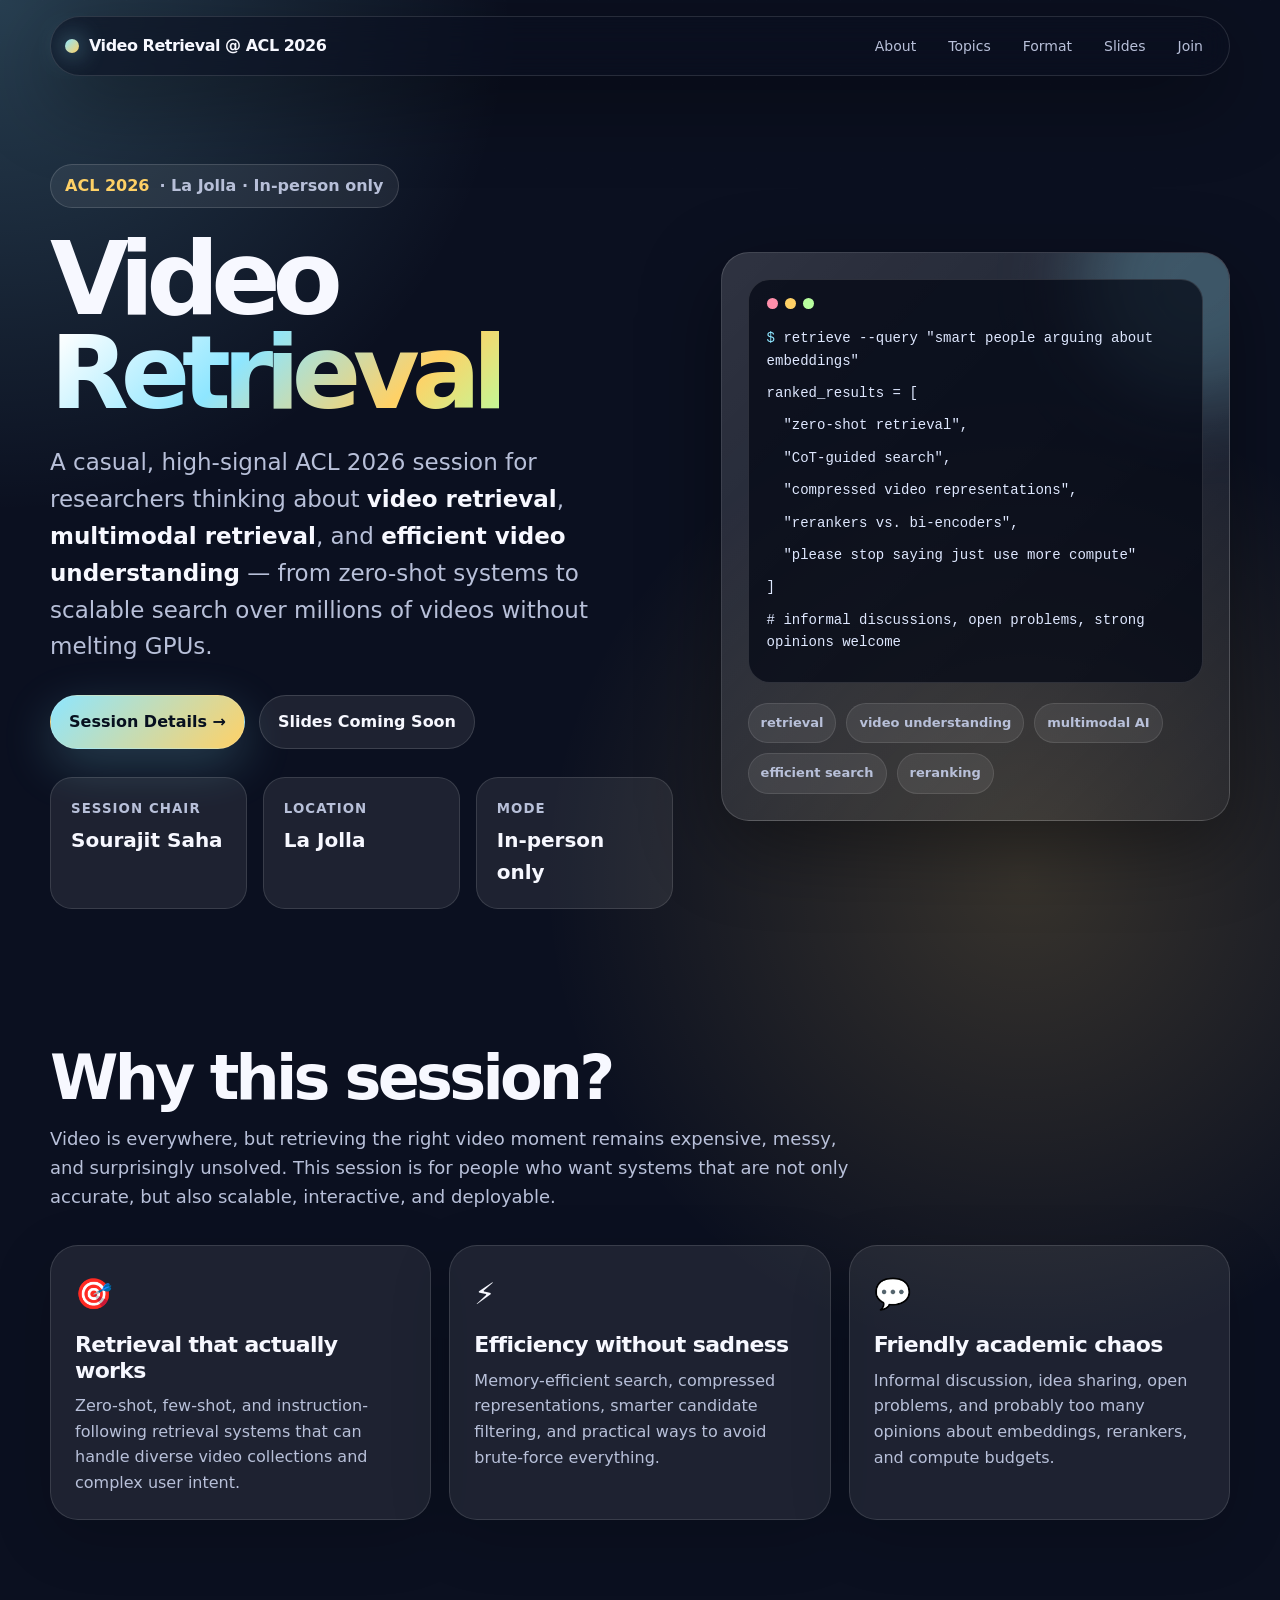
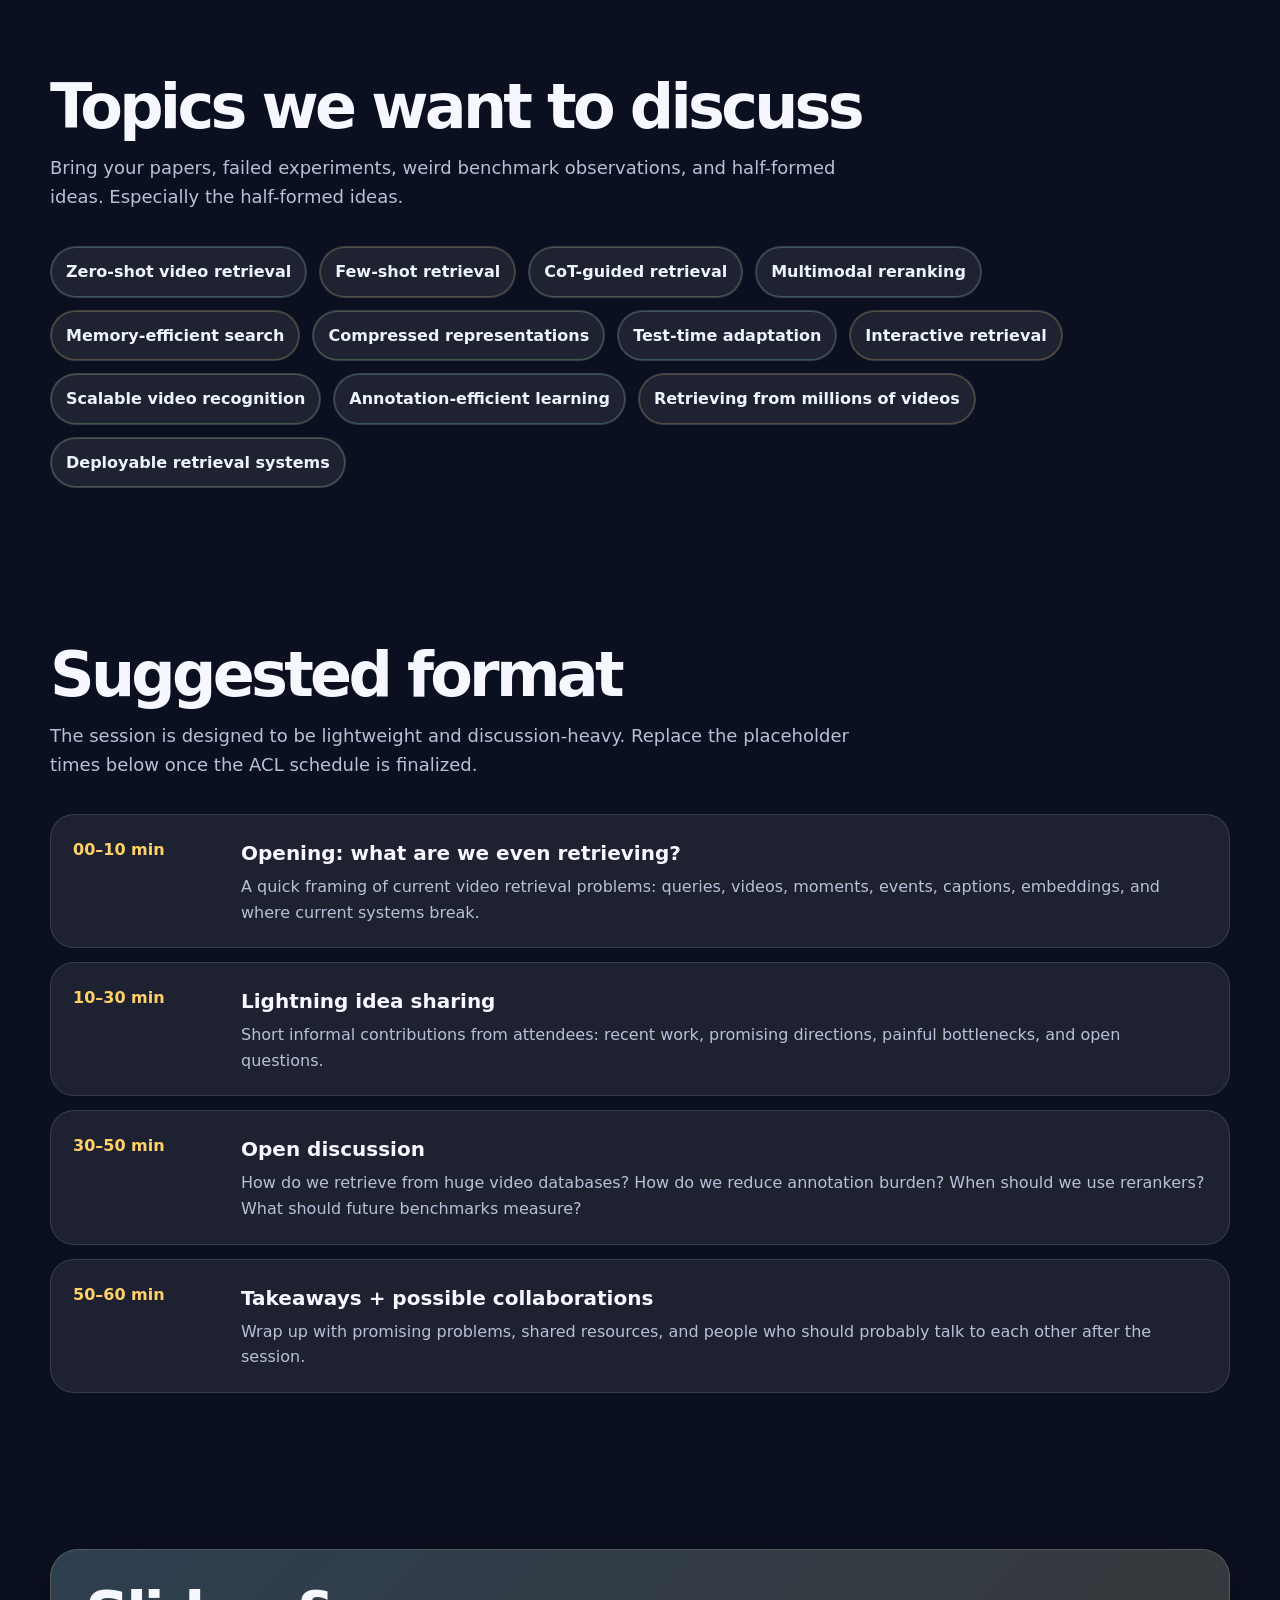
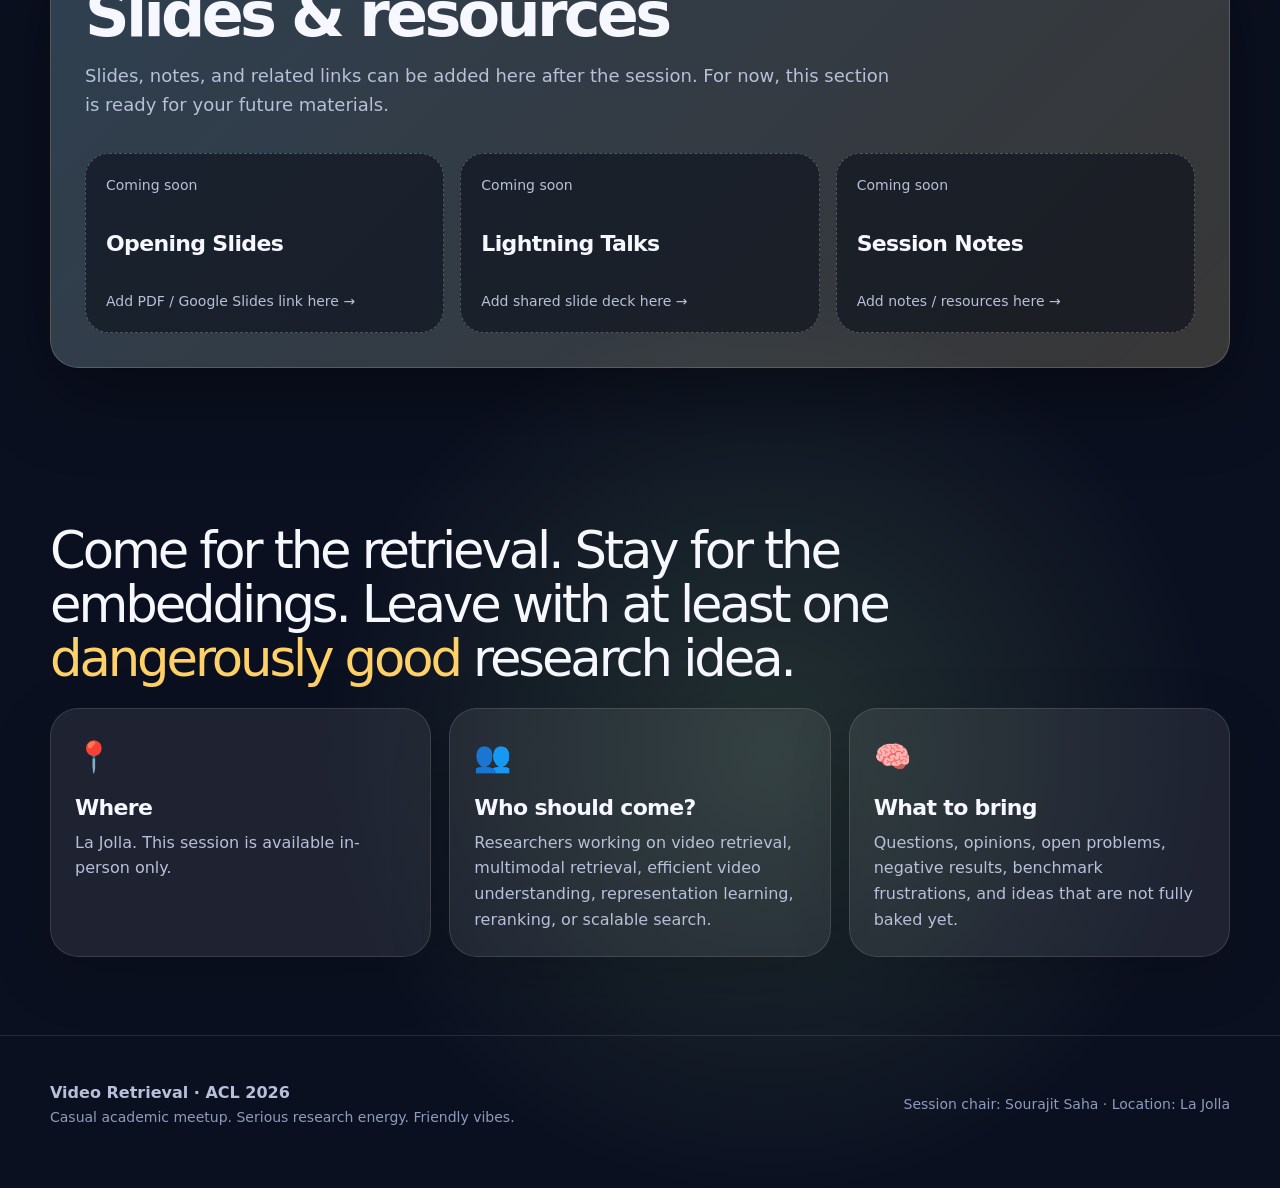
<file: vidret-acl26/index.html>
<!DOCTYPE html>
<html lang="en">
<head>
  <meta charset="UTF-8" />
  <meta name="viewport" content="width=device-width, initial-scale=1.0" />
  <title>Video Retrieval | ACL 2026 Session</title>

  <style>
    :root {
      --bg: #0b1020;
      --bg-soft: #111936;
      --card: rgba(255, 255, 255, 0.08);
      --card-strong: rgba(255, 255, 255, 0.14);
      --text: #f7f8ff;
      --muted: #b8c0d9;
      --accent: #8ee6ff;
      --accent-2: #ffd166;
      --accent-3: #b8ff9f;
      --danger: #ff8fab;
      --shadow: 0 24px 80px rgba(0, 0, 0, 0.38);
      --radius: 28px;
    }

    * {
      box-sizing: border-box;
      margin: 0;
      padding: 0;
    }

    html {
      scroll-behavior: smooth;
    }

    body {
      font-family: Inter, ui-sans-serif, system-ui, -apple-system, BlinkMacSystemFont, "Segoe UI", sans-serif;
      background:
        radial-gradient(circle at top left, rgba(142, 230, 255, 0.22), transparent 32rem),
        radial-gradient(circle at 80% 20%, rgba(255, 209, 102, 0.18), transparent 30rem),
        radial-gradient(circle at 60% 90%, rgba(184, 255, 159, 0.14), transparent 28rem),
        var(--bg);
      color: var(--text);
      line-height: 1.6;
      overflow-x: hidden;
    }

    a {
      color: inherit;
      text-decoration: none;
    }

    .page {
      width: min(1180px, calc(100% - 32px));
      margin: 0 auto;
    }

    .noise {
      position: fixed;
      inset: 0;
      pointer-events: none;
      opacity: 0.08;
      background-image:
        linear-gradient(rgba(255,255,255,.08) 1px, transparent 1px),
        linear-gradient(90deg, rgba(255,255,255,.08) 1px, transparent 1px);
      background-size: 42px 42px;
      mask-image: linear-gradient(to bottom, black, transparent 90%);
    }

    .nav {
      position: sticky;
      top: 16px;
      z-index: 50;
      margin-top: 16px;
      backdrop-filter: blur(18px);
      background: rgba(11, 16, 32, 0.62);
      border: 1px solid rgba(255, 255, 255, 0.12);
      border-radius: 999px;
      padding: 10px 14px;
      display: flex;
      align-items: center;
      justify-content: space-between;
      box-shadow: var(--shadow);
    }

    .brand {
      display: flex;
      align-items: center;
      gap: 10px;
      font-weight: 800;
      letter-spacing: -0.03em;
    }

    .brand-dot {
      width: 14px;
      height: 14px;
      border-radius: 50%;
      background: linear-gradient(135deg, var(--accent), var(--accent-2));
      box-shadow: 0 0 24px rgba(142, 230, 255, 0.8);
    }

    .nav-links {
      display: flex;
      gap: 8px;
      align-items: center;
      flex-wrap: wrap;
    }

    .nav-links a {
      color: var(--muted);
      font-size: 14px;
      padding: 8px 12px;
      border-radius: 999px;
      transition: 0.2s ease;
    }

    .nav-links a:hover {
      color: var(--text);
      background: rgba(255, 255, 255, 0.09);
    }

    .hero {
      min-height: 86vh;
      display: grid;
      grid-template-columns: 1.1fr 0.9fr;
      align-items: center;
      gap: 48px;
      padding: 88px 0 60px;
      position: relative;
    }

    .eyebrow {
      display: inline-flex;
      align-items: center;
      gap: 10px;
      padding: 8px 14px;
      border: 1px solid rgba(255, 255, 255, 0.14);
      border-radius: 999px;
      background: rgba(255, 255, 255, 0.07);
      color: var(--muted);
      font-weight: 700;
      margin-bottom: 24px;
    }

    .eyebrow span {
      color: var(--accent-2);
    }

    h1 {
      font-size: clamp(48px, 8vw, 108px);
      line-height: 0.92;
      letter-spacing: -0.08em;
      margin-bottom: 24px;
    }

    .gradient-text {
      background: linear-gradient(135deg, #ffffff 5%, var(--accent) 42%, var(--accent-2) 76%, var(--accent-3));
      -webkit-background-clip: text;
      background-clip: text;
      color: transparent;
    }

    .hero-copy {
      color: var(--muted);
      font-size: clamp(18px, 2vw, 23px);
      max-width: 780px;
      margin-bottom: 30px;
    }

    .hero-copy strong {
      color: var(--text);
    }

    .hero-actions {
      display: flex;
      gap: 14px;
      flex-wrap: wrap;
      margin-top: 28px;
    }

    .btn {
      display: inline-flex;
      align-items: center;
      justify-content: center;
      gap: 10px;
      padding: 13px 18px;
      border-radius: 999px;
      font-weight: 800;
      border: 1px solid rgba(255, 255, 255, 0.14);
      transition: 0.2s ease;
    }

    .btn-primary {
      background: linear-gradient(135deg, var(--accent), var(--accent-2));
      color: #07101f;
      box-shadow: 0 16px 50px rgba(142, 230, 255, 0.22);
    }

    .btn-secondary {
      color: var(--text);
      background: rgba(255, 255, 255, 0.08);
    }

    .btn:hover {
      transform: translateY(-2px);
      box-shadow: 0 20px 60px rgba(0, 0, 0, 0.28);
    }

    .hero-card {
      position: relative;
      padding: 26px;
      border-radius: var(--radius);
      background:
        linear-gradient(135deg, rgba(255, 255, 255, 0.15), rgba(255, 255, 255, 0.04));
      border: 1px solid rgba(255, 255, 255, 0.15);
      box-shadow: var(--shadow);
      overflow: hidden;
    }

    .hero-card::before {
      content: "";
      position: absolute;
      width: 240px;
      height: 240px;
      border-radius: 50%;
      background: rgba(142, 230, 255, 0.25);
      filter: blur(40px);
      right: -90px;
      top: -90px;
    }

    .terminal {
      position: relative;
      background: rgba(4, 8, 20, 0.72);
      border: 1px solid rgba(255, 255, 255, 0.13);
      border-radius: 22px;
      padding: 18px;
      overflow: hidden;
    }

    .terminal-top {
      display: flex;
      gap: 7px;
      margin-bottom: 18px;
    }

    .dot {
      width: 11px;
      height: 11px;
      border-radius: 50%;
      background: var(--danger);
    }

    .dot:nth-child(2) {
      background: var(--accent-2);
    }

    .dot:nth-child(3) {
      background: var(--accent-3);
    }

    .terminal-line {
      font-family: "SFMono-Regular", Consolas, "Liberation Mono", monospace;
      font-size: 14px;
      color: #dfe8ff;
      margin: 10px 0;
    }

    .terminal-line .prompt {
      color: var(--accent);
    }

    .terminal-line .comment {
      color: #8e9bbd;
    }

    .floating-tags {
      display: flex;
      flex-wrap: wrap;
      gap: 10px;
      margin-top: 20px;
    }

    .tag {
      padding: 9px 12px;
      border-radius: 999px;
      background: rgba(255, 255, 255, 0.08);
      color: var(--muted);
      border: 1px solid rgba(255, 255, 255, 0.1);
      font-size: 13px;
      font-weight: 700;
    }

    section {
      padding: 78px 0;
    }

    .section-title {
      font-size: clamp(32px, 5vw, 62px);
      line-height: 1;
      letter-spacing: -0.06em;
      margin-bottom: 16px;
    }

    .section-subtitle {
      color: var(--muted);
      font-size: 18px;
      max-width: 820px;
      margin-bottom: 34px;
    }

    .grid {
      display: grid;
      grid-template-columns: repeat(3, 1fr);
      gap: 18px;
    }

    .card {
      background: var(--card);
      border: 1px solid rgba(255, 255, 255, 0.12);
      border-radius: var(--radius);
      padding: 24px;
      box-shadow: 0 18px 60px rgba(0, 0, 0, 0.18);
      transition: 0.2s ease;
      position: relative;
      overflow: hidden;
    }

    .card:hover {
      transform: translateY(-5px);
      background: var(--card-strong);
    }

    .card-icon {
      font-size: 30px;
      margin-bottom: 14px;
    }

    .card h3 {
      font-size: 22px;
      line-height: 1.15;
      letter-spacing: -0.03em;
      margin-bottom: 10px;
    }

    .card p {
      color: var(--muted);
    }

    .info-strip {
      display: grid;
      grid-template-columns: repeat(3, 1fr);
      gap: 16px;
      margin-top: 28px;
    }

    .info {
      padding: 20px;
      border-radius: 22px;
      background: rgba(255, 255, 255, 0.08);
      border: 1px solid rgba(255, 255, 255, 0.12);
    }

    .info small {
      display: block;
      color: var(--muted);
      font-weight: 800;
      text-transform: uppercase;
      letter-spacing: 0.08em;
      margin-bottom: 5px;
    }

    .info strong {
      font-size: 20px;
    }

    .topic-cloud {
      display: flex;
      flex-wrap: wrap;
      gap: 12px;
    }

    .topic {
      border-radius: 999px;
      padding: 12px 15px;
      background: rgba(255, 255, 255, 0.08);
      border: 1px solid rgba(255, 255, 255, 0.12);
      color: #edf4ff;
      font-weight: 800;
    }

    .topic:nth-child(3n + 1) {
      box-shadow: inset 0 0 0 1px rgba(142, 230, 255, 0.25);
    }

    .topic:nth-child(3n + 2) {
      box-shadow: inset 0 0 0 1px rgba(255, 209, 102, 0.25);
    }

    .topic:nth-child(3n + 3) {
      box-shadow: inset 0 0 0 1px rgba(184, 255, 159, 0.25);
    }

    .agenda {
      display: grid;
      gap: 14px;
    }

    .agenda-item {
      display: grid;
      grid-template-columns: 150px 1fr;
      gap: 18px;
      align-items: start;
      padding: 22px;
      border-radius: 24px;
      background: rgba(255, 255, 255, 0.075);
      border: 1px solid rgba(255, 255, 255, 0.12);
    }

    .agenda-time {
      color: var(--accent-2);
      font-weight: 900;
    }

    .agenda-item h3 {
      font-size: 20px;
      margin-bottom: 5px;
    }

    .agenda-item p {
      color: var(--muted);
    }

    .slides-box {
      padding: 34px;
      border-radius: var(--radius);
      background:
        linear-gradient(135deg, rgba(142, 230, 255, 0.15), rgba(255, 209, 102, 0.12)),
        rgba(255, 255, 255, 0.08);
      border: 1px solid rgba(255, 255, 255, 0.16);
      box-shadow: var(--shadow);
    }

    .slide-grid {
      display: grid;
      grid-template-columns: repeat(3, 1fr);
      gap: 16px;
      margin-top: 24px;
    }

    .slide-card {
      min-height: 180px;
      border-radius: 24px;
      padding: 20px;
      background: rgba(4, 8, 20, 0.52);
      border: 1px dashed rgba(255, 255, 255, 0.24);
      display: flex;
      flex-direction: column;
      justify-content: space-between;
    }

    .slide-card span {
      color: var(--muted);
      font-size: 14px;
    }

    .slide-card strong {
      font-size: 22px;
      letter-spacing: -0.03em;
    }

    .quote {
      font-size: clamp(28px, 4vw, 52px);
      line-height: 1.05;
      letter-spacing: -0.06em;
      max-width: 980px;
      margin-bottom: 22px;
    }

    .quote em {
      color: var(--accent-2);
      font-style: normal;
    }

    footer {
      padding: 44px 0 60px;
      color: var(--muted);
      border-top: 1px solid rgba(255, 255, 255, 0.1);
    }

    .footer-inner {
      display: flex;
      justify-content: space-between;
      gap: 20px;
      align-items: center;
      flex-wrap: wrap;
    }

    .tiny {
      font-size: 14px;
      color: #8e9bbd;
    }

    @media (max-width: 900px) {
      .hero {
        grid-template-columns: 1fr;
        padding-top: 54px;
      }

      .grid,
      .info-strip,
      .slide-grid {
        grid-template-columns: 1fr;
      }

      .agenda-item {
        grid-template-columns: 1fr;
      }

      .nav {
        border-radius: 24px;
        align-items: flex-start;
        gap: 10px;
        flex-direction: column;
      }

      .nav-links {
        width: 100%;
      }
    }
  </style>
</head>

<body>
  <div class="noise"></div>

  <main class="page">
    <nav class="nav" aria-label="Main navigation">
      <a class="brand" href="#">
        <span class="brand-dot"></span>
        <span>Video Retrieval @ ACL 2026</span>
      </a>

      <div class="nav-links">
        <a href="#about">About</a>
        <a href="#topics">Topics</a>
        <a href="#agenda">Format</a>
        <a href="#slides">Slides</a>
        <a href="#join">Join</a>
      </div>
    </nav>

    <header class="hero">
      <div>
        <div class="eyebrow">
          <span>ACL 2026</span> · La Jolla · In-person only
        </div>

        <h1>
          Video<br />
          <span class="gradient-text">Retrieval</span>
        </h1>

        <p class="hero-copy">
          A casual, high-signal ACL 2026 session for researchers thinking about
          <strong>video retrieval</strong>, <strong>multimodal retrieval</strong>,
          and <strong>efficient video understanding</strong> — from zero-shot systems
          to scalable search over millions of videos without melting GPUs.
        </p>

        <div class="hero-actions">
          <a class="btn btn-primary" href="#join">Session Details →</a>
          <a class="btn btn-secondary" href="#slides">Slides Coming Soon</a>
        </div>

        <div class="info-strip">
          <div class="info">
            <small>Session Chair</small>
            <strong>Sourajit Saha</strong>
          </div>
          <div class="info">
            <small>Location</small>
            <strong>La Jolla</strong>
          </div>
          <div class="info">
            <small>Mode</small>
            <strong>In-person only</strong>
          </div>
        </div>
      </div>

      <aside class="hero-card" aria-label="Session vibe card">
        <div class="terminal">
          <div class="terminal-top">
            <span class="dot"></span>
            <span class="dot"></span>
            <span class="dot"></span>
          </div>

          <p class="terminal-line">
            <span class="prompt">$</span> retrieve --query "smart people arguing about embeddings"
          </p>
          <p class="terminal-line">
            ranked_results = [
          </p>
          <p class="terminal-line">
            &nbsp;&nbsp;"zero-shot retrieval",
          </p>
          <p class="terminal-line">
            &nbsp;&nbsp;"CoT-guided search",
          </p>
          <p class="terminal-line">
            &nbsp;&nbsp;"compressed video representations",
          </p>
          <p class="terminal-line">
            &nbsp;&nbsp;"rerankers vs. bi-encoders",
          </p>
          <p class="terminal-line">
            &nbsp;&nbsp;"please stop saying just use more compute"
          </p>
          <p class="terminal-line">
            ]
          </p>
          <p class="terminal-line comment">
            # informal discussions, open problems, strong opinions welcome
          </p>
        </div>

        <div class="floating-tags">
          <span class="tag">retrieval</span>
          <span class="tag">video understanding</span>
          <span class="tag">multimodal AI</span>
          <span class="tag">efficient search</span>
          <span class="tag">reranking</span>
        </div>
      </aside>
    </header>

    <section id="about">
      <h2 class="section-title">Why this session?</h2>
      <p class="section-subtitle">
        Video is everywhere, but retrieving the right video moment remains expensive,
        messy, and surprisingly unsolved. This session is for people who want systems
        that are not only accurate, but also scalable, interactive, and deployable.
      </p>

      <div class="grid">
        <article class="card">
          <div class="card-icon">🎯</div>
          <h3>Retrieval that actually works</h3>
          <p>
            Zero-shot, few-shot, and instruction-following retrieval systems that can
            handle diverse video collections and complex user intent.
          </p>
        </article>

        <article class="card">
          <div class="card-icon">⚡</div>
          <h3>Efficiency without sadness</h3>
          <p>
            Memory-efficient search, compressed representations, smarter candidate
            filtering, and practical ways to avoid brute-force everything.
          </p>
        </article>

        <article class="card">
          <div class="card-icon">💬</div>
          <h3>Friendly academic chaos</h3>
          <p>
            Informal discussion, idea sharing, open problems, and probably too many
            opinions about embeddings, rerankers, and compute budgets.
          </p>
        </article>
      </div>
    </section>

    <section id="topics">
      <h2 class="section-title">Topics we want to discuss</h2>
      <p class="section-subtitle">
        Bring your papers, failed experiments, weird benchmark observations, and
        half-formed ideas. Especially the half-formed ideas.
      </p>

      <div class="topic-cloud">
        <span class="topic">Zero-shot video retrieval</span>
        <span class="topic">Few-shot retrieval</span>
        <span class="topic">CoT-guided retrieval</span>
        <span class="topic">Multimodal reranking</span>
        <span class="topic">Memory-efficient search</span>
        <span class="topic">Compressed representations</span>
        <span class="topic">Test-time adaptation</span>
        <span class="topic">Interactive retrieval</span>
        <span class="topic">Scalable video recognition</span>
        <span class="topic">Annotation-efficient learning</span>
        <span class="topic">Retrieving from millions of videos</span>
        <span class="topic">Deployable retrieval systems</span>
      </div>
    </section>

    <section id="agenda">
      <h2 class="section-title">Suggested format</h2>
      <p class="section-subtitle">
        The session is designed to be lightweight and discussion-heavy. Replace the
        placeholder times below once the ACL schedule is finalized.
      </p>

      <div class="agenda">
        <div class="agenda-item">
          <div class="agenda-time">00–10 min</div>
          <div>
            <h3>Opening: what are we even retrieving?</h3>
            <p>
              A quick framing of current video retrieval problems: queries, videos,
              moments, events, captions, embeddings, and where current systems break.
            </p>
          </div>
        </div>

        <div class="agenda-item">
          <div class="agenda-time">10–30 min</div>
          <div>
            <h3>Lightning idea sharing</h3>
            <p>
              Short informal contributions from attendees: recent work, promising
              directions, painful bottlenecks, and open questions.
            </p>
          </div>
        </div>

        <div class="agenda-item">
          <div class="agenda-time">30–50 min</div>
          <div>
            <h3>Open discussion</h3>
            <p>
              How do we retrieve from huge video databases? How do we reduce annotation
              burden? When should we use rerankers? What should future benchmarks measure?
            </p>
          </div>
        </div>

        <div class="agenda-item">
          <div class="agenda-time">50–60 min</div>
          <div>
            <h3>Takeaways + possible collaborations</h3>
            <p>
              Wrap up with promising problems, shared resources, and people who should
              probably talk to each other after the session.
            </p>
          </div>
        </div>
      </div>
    </section>

    <section id="slides">
      <div class="slides-box">
        <h2 class="section-title">Slides & resources</h2>
        <p class="section-subtitle">
          Slides, notes, and related links can be added here after the session. For now,
          this section is ready for your future materials.
        </p>

        <div class="slide-grid">
          <a class="slide-card" href="#" aria-label="Placeholder for opening slides">
            <span>Coming soon</span>
            <strong>Opening Slides</strong>
            <span>Add PDF / Google Slides link here →</span>
          </a>

          <a class="slide-card" href="#" aria-label="Placeholder for attendee lightning slides">
            <span>Coming soon</span>
            <strong>Lightning Talks</strong>
            <span>Add shared slide deck here →</span>
          </a>

          <a class="slide-card" href="#" aria-label="Placeholder for session notes">
            <span>Coming soon</span>
            <strong>Session Notes</strong>
            <span>Add notes / resources here →</span>
          </a>
        </div>
      </div>
    </section>

    <section id="join">
      <p class="quote">
        Come for the retrieval. Stay for the embeddings. Leave with at least one
        <em>dangerously good</em> research idea.
      </p>

      <div class="grid">
        <article class="card">
          <div class="card-icon">📍</div>
          <h3>Where</h3>
          <p>
            La Jolla. This session is available in-person only.
          </p>
        </article>

        <article class="card">
          <div class="card-icon">👥</div>
          <h3>Who should come?</h3>
          <p>
            Researchers working on video retrieval, multimodal retrieval, efficient
            video understanding, representation learning, reranking, or scalable search.
          </p>
        </article>

        <article class="card">
          <div class="card-icon">🧠</div>
          <h3>What to bring</h3>
          <p>
            Questions, opinions, open problems, negative results, benchmark frustrations,
            and ideas that are not fully baked yet.
          </p>
        </article>
      </div>
    </section>
  </main>

  <footer>
    <div class="page footer-inner">
      <div>
        <strong>Video Retrieval · ACL 2026</strong>
        <p class="tiny">Casual academic meetup. Serious research energy. Friendly vibes.</p>
      </div>

      <p class="tiny">
        Session chair: Sourajit Saha · Location: La Jolla
      </p>
    </div>
  </footer>
</body>
</html>
</file>
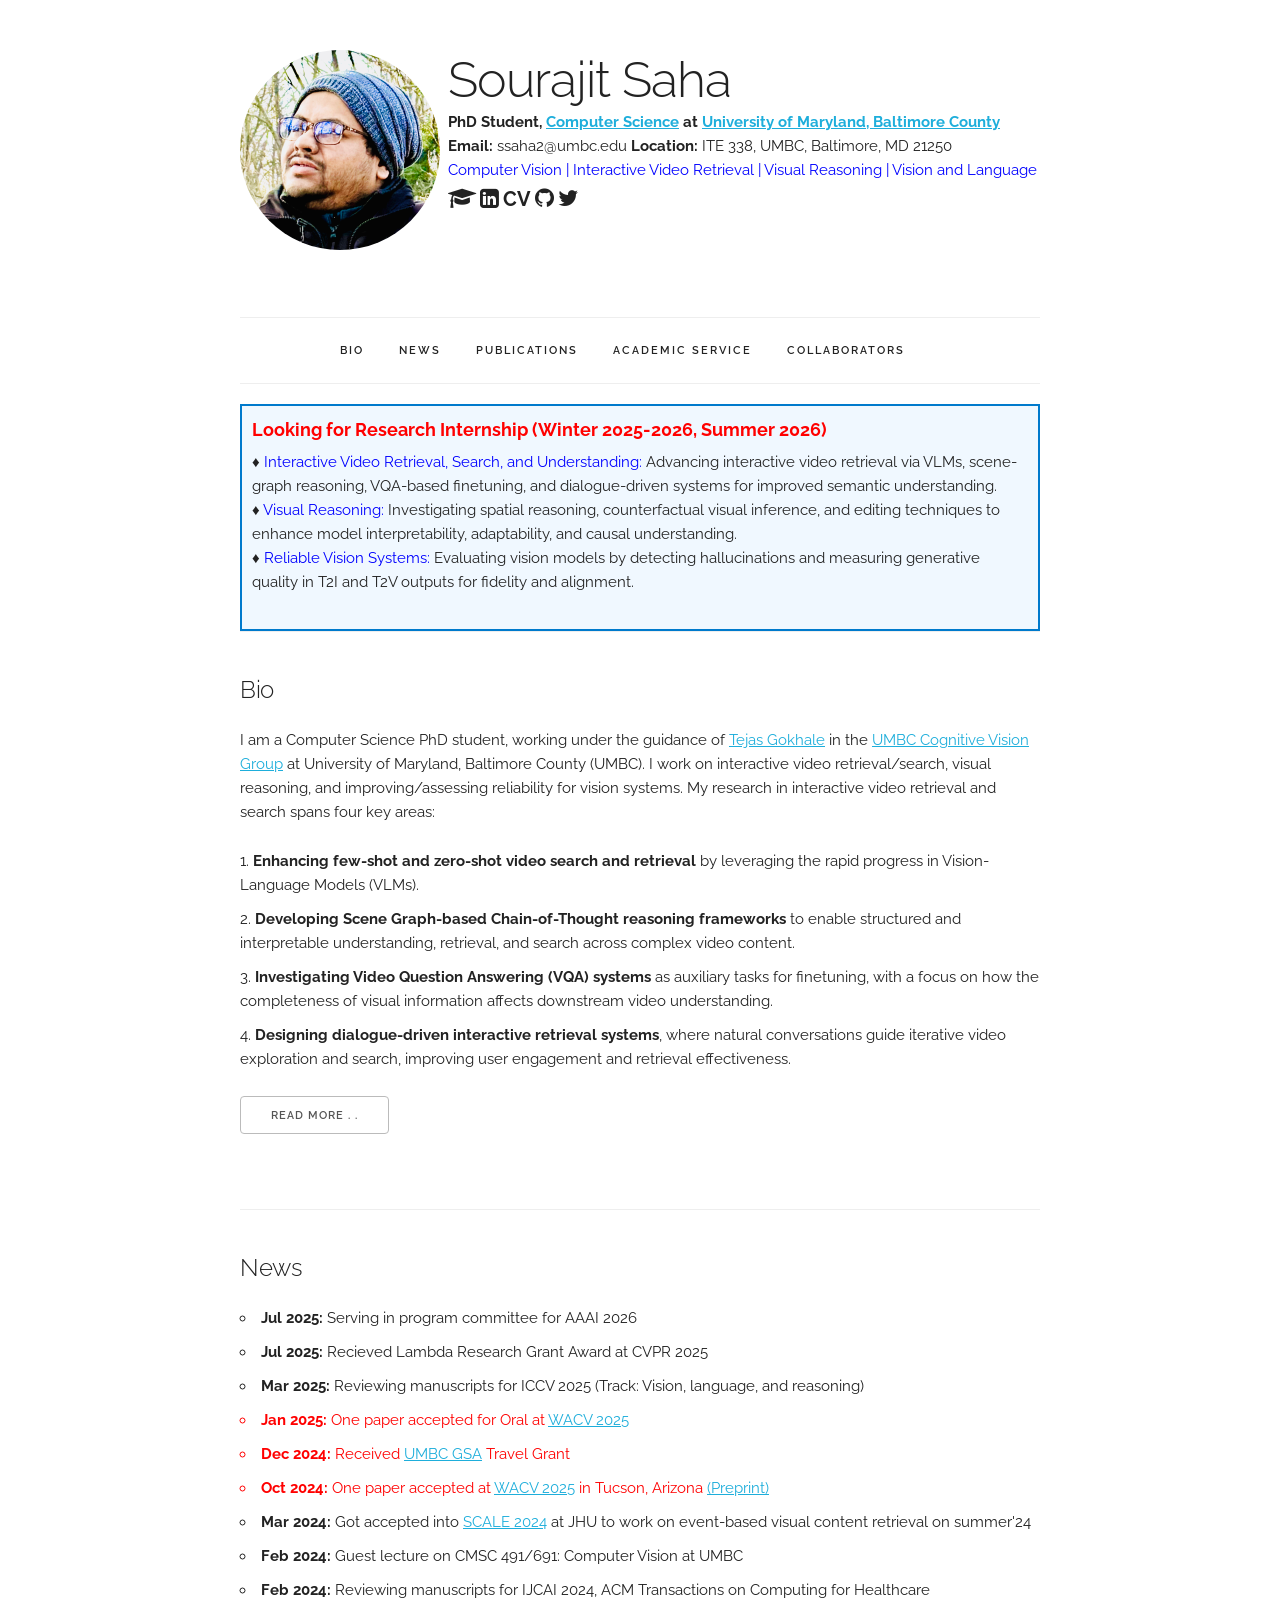
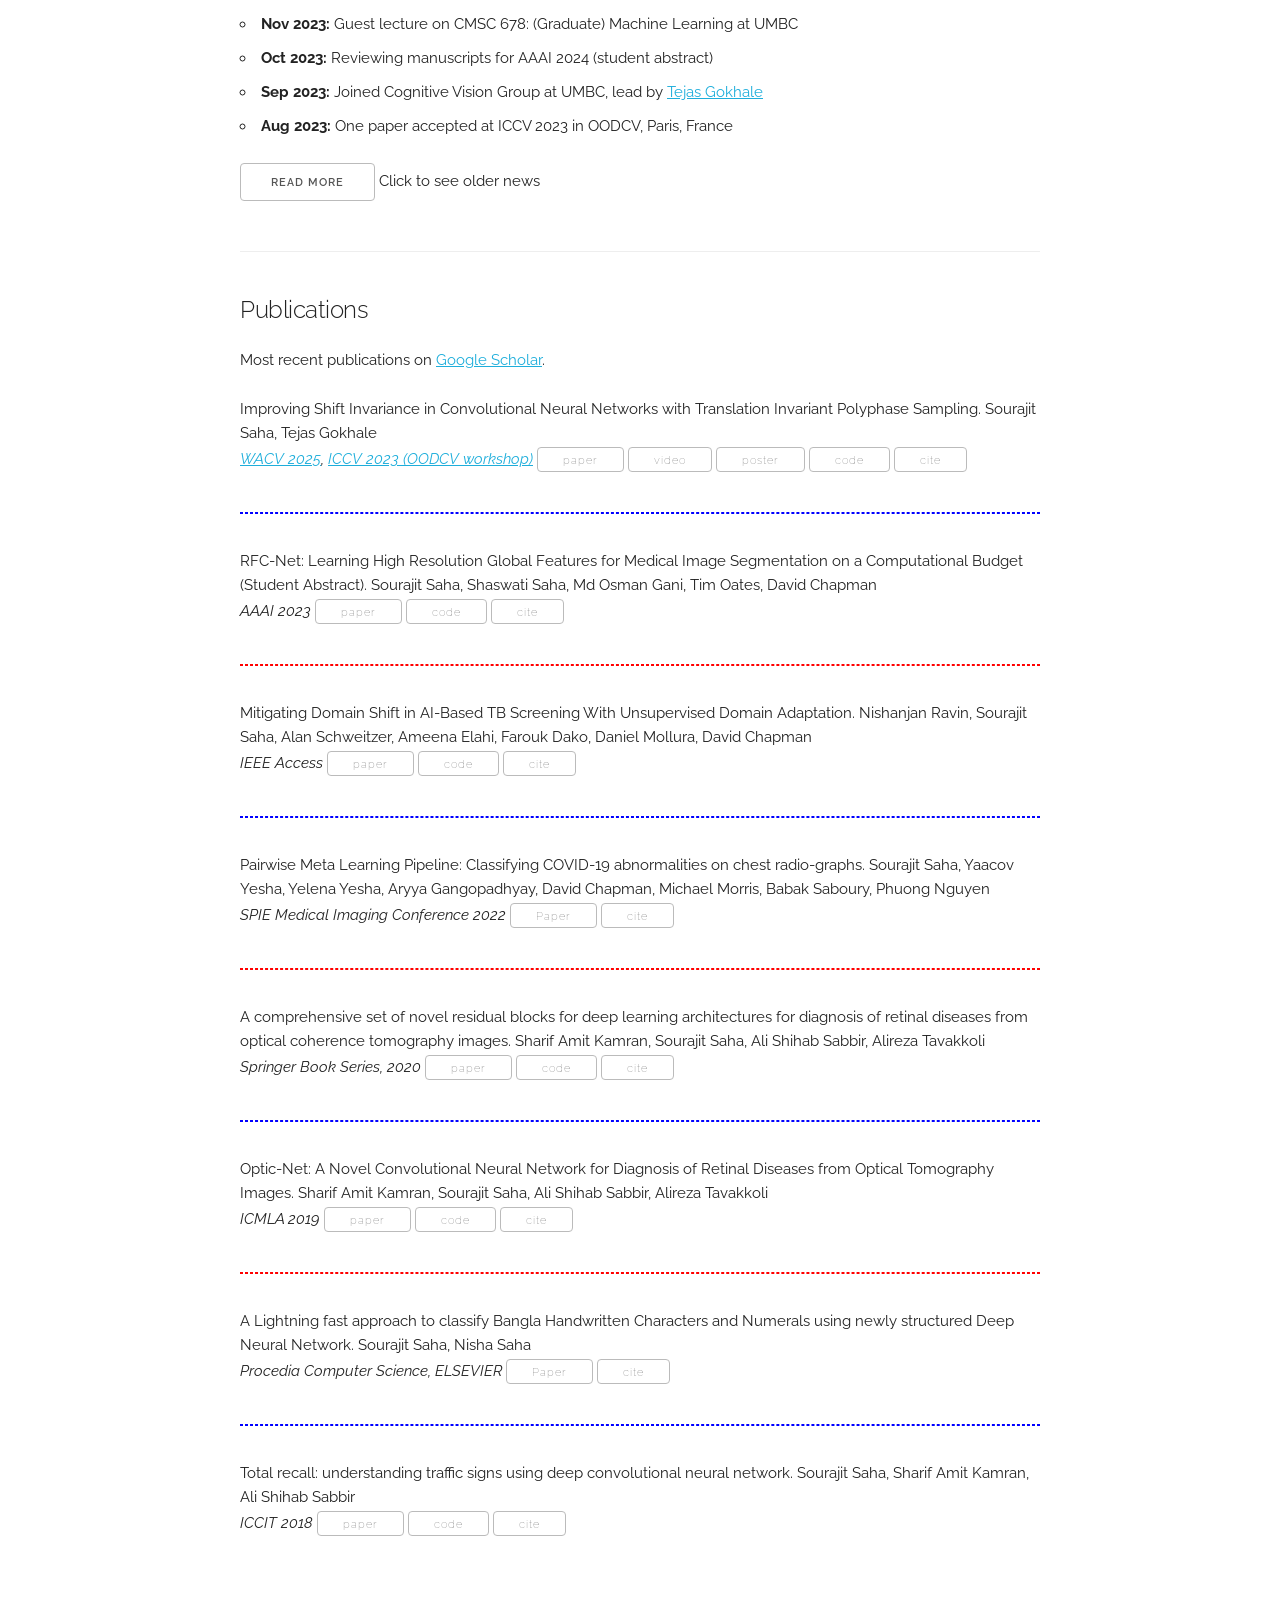
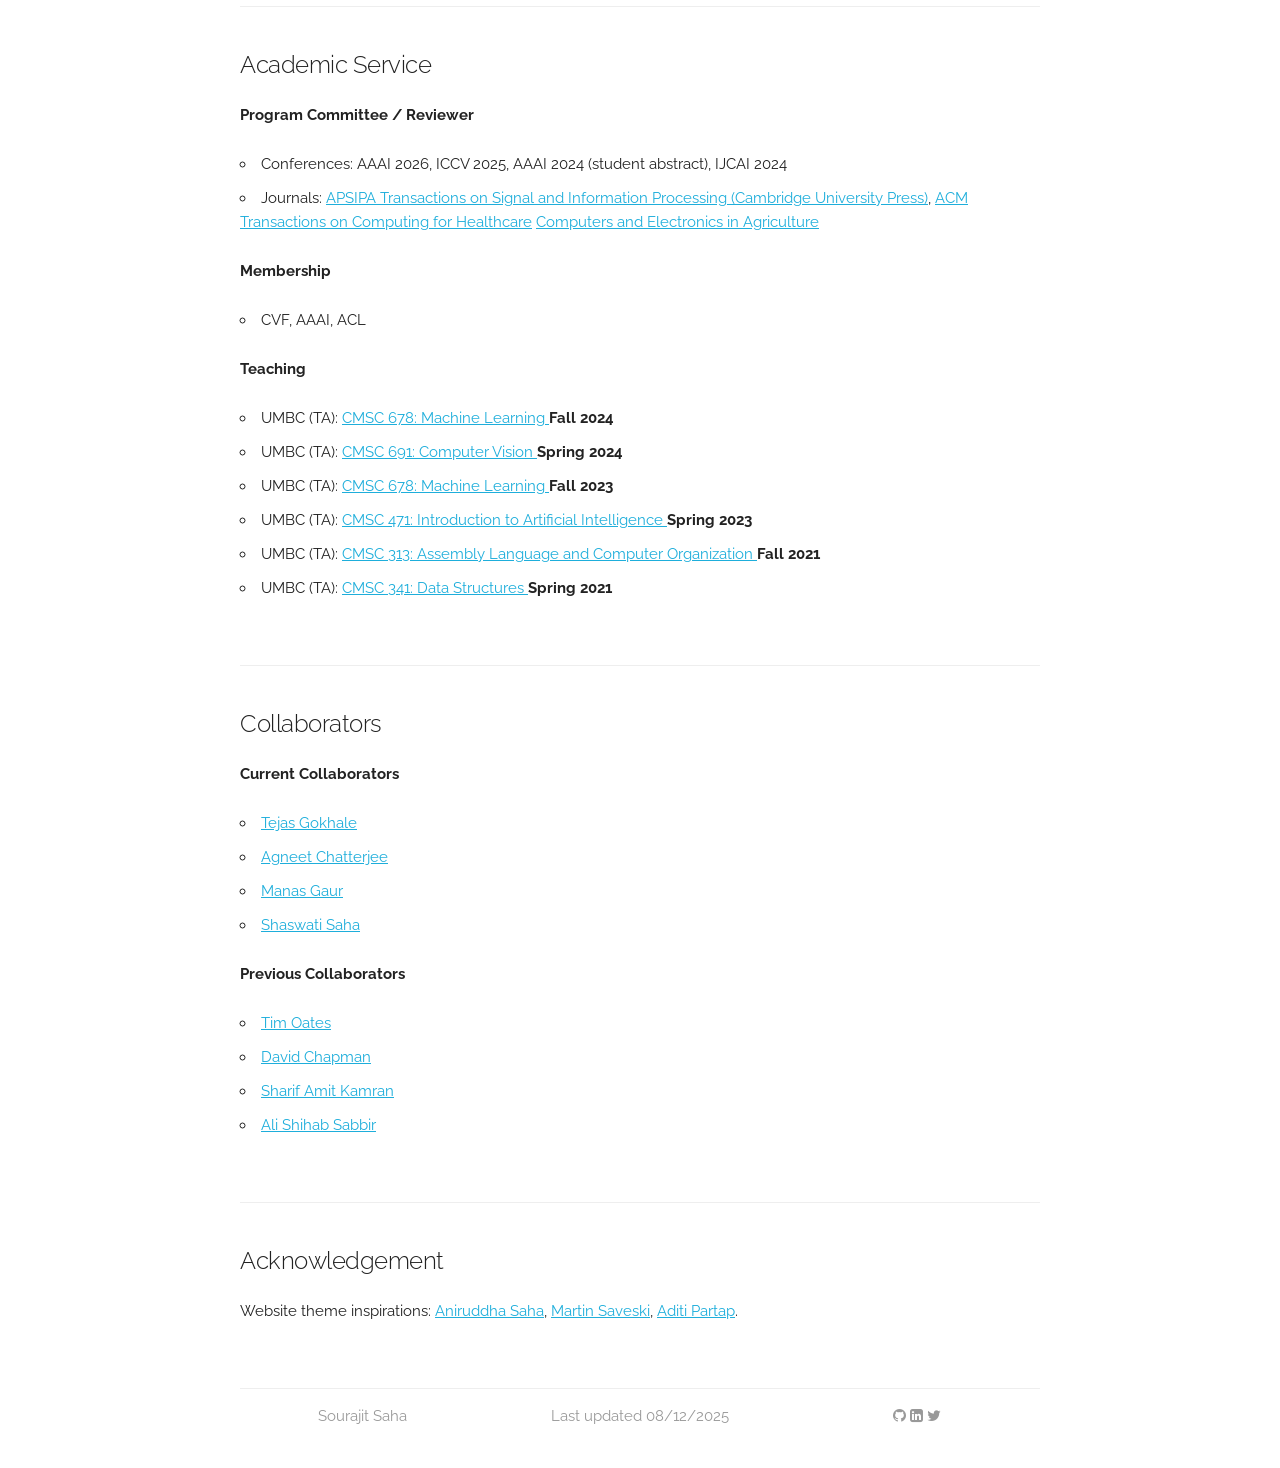
<file: index_01.html>
<!DOCTYPE html>
<html lang="en">
<head>

  <!-- Basic Page Needs
  –––––––––––––––––––––––––––––––––––––––––––––––––– -->
  <meta charset="utf-8">
  <title>Sourajit Saha | Homepage</title>
  <style>
      .logo-image {
          height: 1em; /* Set image height to match line height */
          width: auto; /* Set image width to adjust according to aspect ratio */
      } 
     
      .navbar {
        background-color: #EAF3EE; /* Change the background color as needed */
        text-align: center; /* This centers the navigation bar */
      }
    
      .navbar-list {
        list-style-type: none;
        padding: 0;
        margin: 0;
        display: inline-block; /* Centers the list items if the parent is centered */
      }
    
      .navbar-item {
        display: inline; /* Display list items in a line */
      }
    
      .navbar-link {
        display: inline-block;
        text-decoration: none;
        color: #FFDDE1; /* Change text color */
      }
    
      /* Additional styling for hover effects and active link */
      .navbar-link:hover, .navbar-link:active {
        background-color: #31708F; /* Darker shade for hover/active state */
      }
      #more_news {display: none;}
      #more_cite001 {display: none;}
      .button {
          display: inline-block; /* Aligns items in a line and respects width and height */
          background-color: purple; /* Set a background color */
          color: white; /* Set text color */
          text-align: center; /* Center-align text */
          line-height: 30px; /* Center text vertically */
          text-decoration: none; /* Remove underlines from links */
          border: none; /* Remove borders */
          cursor: pointer; /* Change mouse cursor to pointer */
          border-radius: 5px; /* Optional: adds rounded corners */
      }
      .round-image {
        border-radius: 50%;
        object-fit: cover;
        width: 200px; /* Adjust the width as needed */
        height: 200px; /* Adjust the height as needed */
      }
      .highlight-box {
        width: 100%;
        background-color: #f0f8ff; /* Light blue background */
        padding: 10px;
        box-sizing: border-box;
        border: 2px solid #007acc; /* Accent border color */
        margin-top: 20px;
        display: flex;
        justify-content: space-between;
        gap: 20px;
      }
      .section_1 {
        width: 33%;
      }
      .section_2 {
        width: 63%;
      }
      .section-title {
        font-weight: bold;
        color: #007acc;
        font-size: 1.2em;
        margin-bottom: 5px;
      }
      ul {
        padding-left: 15px; /* Reduced padding for left alignment */
        margin-top: 0;
        margin-bottom: 0;
        list-style-position: inside; /* Align bullets with text */
      }
  </style>
  <link rel="icon" href="/soura_profile_02.jpg" type="image/x-icon">
  <meta name="description" content="Homepage: Sourajit Saha">
  <meta name="author" content="Sourajit Saha">

  <!-- Mobile Specific Metas
  –––––––––––––––––––––––––––––––––––––––––––––––––– -->
  <meta name="viewport" content="width=device-width, initial-scale=1">

  <!-- FONT
  –––––––––––––––––––––––––––––––––––––––––––––––––– -->
  <link href='https://fonts.googleapis.com/css?family=Raleway:400,300,600' rel='stylesheet' type='text/css'>
 
  <!-- CSS
  –––––––––––––––––––––––––––––––––––––––––––––––––– -->
  <link rel="stylesheet" href="libs/external/skeleton/normalize.css">
  <link rel="stylesheet" href="libs/external/skeleton/skeleton.css">
  <link rel="stylesheet" href="libs/custom/my_css.css">
  
  <!-- JQuery
  –––––––––––––––––––––––––––––––––––––––––––––––––– -->
  <script type="text/javascript" async="" src="https://www.google-analytics.com/analytics.js"></script>
  <script type="text/javascript" async="" src="https://www.googletagmanager.com/gtag/js?id=G-0LN1TV0CCH&amp;l=dataLayer&amp;cx=c"></script>
  <script src="libs/external/jquery-3.1.1.min.js"></script>

  <!-- Font-Awesome
  –––––––––––––––––––––––––––––––––––––––––––––––––– -->
  <link rel="stylesheet" href="libs/external/font-awesome-4.7.0/css/font-awesome.min.css">

  <!-- Skeleton tabs
  –––––––––––––––––––––––––––––––––––––––––––––––––– -->
  <link rel="stylesheet" href="libs/external/skeleton_tabs/skeleton-tabs.css">
  <script src="libs/external/skeleton_tabs/skeleton-tabs.js"></script>
 
  <!-- Timeline
  –––––––––––––––––––––––––––––––––––––––––––––––––– -->
  <link rel="stylesheet" href="libs/external/timeline.css">

  <!-- Scripts
  –––––––––––––––––––––––––––––––––––––––––––––––––– -->
  <!--<link rel="stylesheet" href="libs/external/github-prettify-theme.css">-->
  <script src="libs/custom/my_js.js"></script>

  <!-- Favicon
       –––––––––––––––––––––––––––––––––––––––––––––––––– -->
  <!--
  <link rel="icon" type="image/png" href="libs/icon.png">
  <link rel="shortcut icon" type="image/png" href="libs/icon.png">
  -->
</head>

  
<body class="vcc-initialized">

  <!-- Primary Page Layout
  –––––––––––––––––––––––––––––––––––––––––––––––––– -->
  <div class="container">
    <section class="header">
      <div class="row">
        <div class="three columns">
          <!-- <a href="/"><img class="u-max-full-width" src='/profile_pic_v1.jpg'></a> -->
          <a href="/">
            <img id="random-image" class="round-image" src="" alt="Random Image">
          </a>
      
          <!-- JavaScript to load random image -->
          <script>
              // Array of image paths
              const imagePaths = [
                  '/soura_profile_01.jpg', 
                  '/soura_profile_02.jpg', 
                  '/soura_profile_03.jpg'
              ];
      
              // Select a random image
              const randomImage = imagePaths[Math.floor(Math.random() * imagePaths.length)];
      
              // Set the src of the image element
              document.getElementById('random-image').src = randomImage;
          </script> 
        </div>
        <div class="nine columns main-description">
            <h1>Sourajit Saha</h1>
            <p><strong>PhD Student, <a href="https://www.csee.umbc.edu/">Computer Science</a> at <a href="https://umbc.edu/">University of Maryland, Baltimore County</a></strong></p>
              <strong>Email:</strong> ssaha2@umbc.edu
              <strong>Location:</strong> ITE 338, UMBC, Baltimore, MD 21250
            </p>
            <p style="color:blue";> Computer Vision | Interactive Video Retrieval | Visual Reasoning | Vision and Language</p>
            <p>
              <span onclick="window.open('https://scholar.google.com/citations?hl=en&user=f8wIuGcAAAAJ&view_op=list_works&sortby=pubdate')" style="cursor: pointer">
                <i class="fa fa-graduation-cap" aria-hidden="true"></i>
              </span>
              
              <span onclick="window.open('https://www.linkedin.com/in/sourajitcs/')" style="cursor: pointer">
                <i class="fa fa-linkedin-square" aria-hidden="true"></i>
              </span>

              <span onclick="window.open('https://drive.google.com/file/d/1-MChs1DdBviEYFemUq21AxmJDbdhRsC6/view?usp=sharing/')" style="cursor: pointer; font-size: 20px; font-weight: bold;">
                CV
              </span>
              
              <span onclick="window.open('https://github.com/sourajitcs')" style="cursor: pointer">
                <i class="fa fa-github" aria-hidden="true"></i>
              </span>
              
              <span onclick="window.open('https://twitter.com/sourajitCS')" style="cursor: pointer">
                <i class="fa fa-twitter" aria-hidden="true"></i>
              </span>
              
            </p>
        </div>
      </div>
    </section>

                
    <!-- Temporary - Job Hunt -->
    <!-- <div class="docs-section">
      <h5>I am looking for job.</h5>
    </div> -->
    <!-- 
    <p style="text-align:center; color:red; font-size:112%;">I am actively looking for Research Internships in Summer 2023.<br>
            Please reach out, if there is a fitting research opportunity in Machine Learning/Computer Vision.</p>
     -->

              
    <nav class="navbar">
      <div class="container">
        <ul class="navbar-list">
          <li class="navbar-item"> 
            <a class="navbar-link" href="/index.html#bio">Bio</a>
          </li>
          <li class="navbar-item"> 
            <a class="navbar-link" href=/index.html#news>News</a>
          </li>
          <li class="navbar-item"> 
            <a class="navbar-link" href=/index.html#publications>Publications</a>
          </li>
          <li class="navbar-item"> 
            <a class="navbar-link" href=/index.html#academic-service>Academic Service</a>
          </li>
          <li class="navbar-item"> 
            <a class="navbar-link" href=/index.html#collaborators>Collaborators</a>
          </li>
        </ul>
      </div>
     </nav>



<!-- ========== Highlights ========== -->
<div class="highlight-box">
    <!-- Single Section: Research Internship -->
    <div class="section">
        <p class="section-title" style="color:red";>Looking for Research Internship (Winter 2025-2026, Summer 2026)</p>
        <p>
            &diams; <span style="color:blue;">Interactive Video Retrieval, Search, and Understanding:</span> 
            Advancing interactive video retrieval via VLMs, scene-graph reasoning, VQA-based finetuning, and dialogue-driven systems for improved semantic understanding. <br>
            &diams; <span style="color:blue;">Visual Reasoning:</span> 
            Investigating spatial reasoning, counterfactual visual inference, and editing techniques to enhance model interpretability, adaptability, and causal understanding. <br>
            &diams; <span style="color:blue;">Reliable Vision Systems:</span> 
            Evaluating vision models by detecting hallucinations and measuring generative quality in T2I and T2V outputs for fidelity and alignment. 
        </p>
    </div>
</div>



<!-- ========== Research ========== -->
<div class="docs-section" id="bio">
  <h5>Bio</h5>
  <p>
    <span">
      I am a Computer Science PhD student, working under the guidance of 
      <a href="https://www.csee.umbc.edu/tejas-gokhale/">Tejas Gokhale</a> 
      in the <a href="https://www.tejasgokhale.com/">UMBC Cognitive Vision Group</a> 
      at University of Maryland, Baltimore County (UMBC). 
      I work on interactive video retrieval/search, visual reasoning, and improving/assessing reliability for vision systems.  
      My research in interactive video retrieval and search spans four key areas:
      <ol>
        <li><strong>Enhancing few-shot and zero-shot video search and retrieval</strong> by leveraging the rapid progress in Vision-Language Models (VLMs).</li>
        <li><strong>Developing Scene Graph-based Chain-of-Thought reasoning frameworks</strong> to enable structured and interpretable understanding, retrieval, and search across complex video content.</li>
        <li><strong>Investigating Video Question Answering (VQA) systems</strong> as auxiliary tasks for finetuning, with a focus on how the completeness of visual information affects downstream video understanding.</li>
        <li><strong>Designing dialogue-driven interactive retrieval systems</strong>, where natural conversations guide iterative video exploration and search, improving user engagement and retrieval effectiveness.</li>
      </ol>
      <button class="button" onclick="bio_more_func()" id="bio_more_button">Read more . .</button>
    </span>
  </p>
  
  <div id="bio_more" style="display:none;">
    <p>
      <span">
        I also focus on visual reasoning, with particular emphasis on:
        <ol>
          <li><strong>Understanding spatial relationships and transformations</strong> between objects, supporting more grounded and context-aware visual inference.</li>
          <li><strong>Studying counterfactual visual reasoning</strong>, where hypothetical alterations to visual scenes help probe causality and explainability in model behavior.</li>
          <li><strong>Exploring techniques for image and model editing</strong>, enabling controlled modifications and interpretability of vision systems through learned or rule-based interventions.</li>
        </ol>
        To ensure reliability in modern vision models, I pursue robust evaluation and mitigation strategies, including:
        <ol>
          <li><strong>Detecting and quantifying hallucinations in Vision-Language Models</strong>, identifying where and how models generate unsupported or fabricated content.</li>
          <li><strong>Assessing the quality of generative models</strong>, with a particular focus on text-to-image (T2I) and text-to-video (T2V) outputs, measuring both fidelity and alignment to prompts.</li>
        </ol>
        Prior to joining UMBC, I was a Research Assistant at Center for Cognitive Skill Enhancement (CCSE) at Independent University Bangladesh (IUB). 
        I have received a Masters of Science in Computer Science from UMBC in 2023 and a Bachelor of Science in Computer Science from BRAC University in 2017. 
        In my free time I love composing EDMs, cooking and driving. If not computer science, I would have pursued stand up comedy! 
      </span>
    </p>
  </div> 
  <script>
    function bio_more_func() {
      var moreText = document.getElementById("bio_more");
      var btnText = document.getElementById("bio_more_button");
    
      if (moreText.style.display === "none") {
        moreText.style.display = "inline";
        btnText.innerHTML = "See less . ."; 
      } else {
        moreText.style.display = "none";
        btnText.innerHTML = "Read more . ."; 
      }
    }
  </script>


</div>
        
<!-- ========== NEWS ========== -->
<div class="docs-section" id="news">
  <h5>News</h5>
  <ul>
    <li><b>Jul 2025:</b> Serving in program committee for AAAI 2026</li>
    <li><b>Jul 2025:</b> Recieved Lambda Research Grant Award at CVPR 2025</li>
    <!-- <li><b>Jun 2025:</b> Attended CVPR 2025</li> -->
    <li><b>Mar 2025:</b> Reviewing manuscripts for ICCV 2025 (Track: Vision, language, and reasoning)</li>
    <li style="color:red";><b>Jan 2025:</b> One paper accepted for Oral at <a href="https://wacv2025.thecvf.com/">WACV 2025</a> </li>
    <!-- <li style="color:red";><b>Jan 2025:</b> Received <a href="https://wacv2025.thecvf.com/dei-and-code-of-conduct/">WACV 2025 DEI Scholarship</a> </li> -->
    <li style="color:red";><b>Dec 2024:</b> Received <a href="https://gsa.umbc.edu/grants-program/">UMBC GSA</a> Travel Grant</li>
    <li style="color:red";><b>Oct 2024:</b> One paper accepted at <a href="https://wacv2025.thecvf.com/">WACV 2025</a> in Tucson, Arizona <a href="https://arxiv.org/pdf/2404.07410">(Preprint)</a></li>
    <li><b>Mar 2024:</b> Got accepted into <a href="https://hltcoe.jhu.edu/research/scale/scale-2024/">SCALE 2024</a> at JHU to work on event-based visual content retrieval on summer'24</li>
    <!-- <li><b>Feb 2024:</b> Guest lecture on CMSC 491/691: Computer Vision at UMBC <img class="logo-image" src='/new_blast.png'> </li> -->
    <li><b>Feb 2024:</b> Guest lecture on CMSC 491/691: Computer Vision at UMBC</li>
    <li><b>Feb 2024:</b> Reviewing manuscripts for IJCAI 2024, ACM Transactions on Computing for Healthcare</li>
    <li><b>Nov 2023:</b> Guest lecture on CMSC 678: (Graduate) Machine Learning at UMBC</li>
    <li><b>Oct 2023:</b> Reviewing manuscripts for AAAI 2024 (student abstract)</li>
    <li><b>Sep 2023:</b> Joined Cognitive Vision Group at UMBC, lead by <a href="https://www.tejasgokhale.com/"> Tejas Gokhale</a></li>
    <li><b>Aug 2023:</b> One paper accepted at ICCV 2023 in OODCV, Paris, France</li>
  </ul>
  <button class="button" onclick="myFunction()" id="more_news_button">Read more</button> Click to see older news
  <script>
    function myFunction() {
      var moreText = document.getElementById("more_news");
      var btnText = document.getElementById("more_news_button");
    
      if (moreText.style.display === "none") {
        moreText.style.display = "inline";
        btnText.innerHTML = "See less"; 
      } else {
        moreText.style.display = "none";
        btnText.innerHTML = "Read more"; 
      }
    }
  </script>
  </div> 
  <div id="more_news" style="display:none;">
      <ul>
        <li><b>May 2023:</b> I got my Masters in Computer Science at UMBC in Spring 2023</li>
        <li><b>Oct 2022:</b> One paper accepted at <a href="https://proceedings.aaai.org/storage/aaai-production-files-processed/a26b86e8-d66a-473e-a0a4-c252386b3825.out.pdf"> AAAI 2023</a> in Washington D.C</li>
        <li><b>Mar 2022:</b> One paper accepted at <a href="https://ieeexplore.ieee.org/stamp/stamp.jsp?arnumber=9759448"> IEEE ACCESS</a></li>
        <li><b>Oct 2021:</b> One paper accepted at <a href="https://www.spiedigitallibrary.org/conference-proceedings-of-spie/PC12033/PC1203302/Pairwise-meta-learning-pipeline--classifying-COVID-19-abnormalities-on/10.1117/12.2613235.short?SSO=1"> SPIE Medical Imaging Conference 2022</a> in San Diego</li>
        <li><b>Summer 2021:</b> I was a Machine Learning intern at VIPAR Lab (Vision Image Processing Algorithms Research Lab), UMBC</li>
        <li><b>Jan 2021:</b> I joined UMBC for grad school</li>
        <li><b>Sep 2020:</b> One book chapter published in <a href="https://link.springer.com/chapter/10.1007/978-981-15-6759-9_2"> Part of the Advances in Intelligent Systems and Computing book series</a>, Springer</li>
        <li><b>Dec 2019:</b> One paper accepted at <a href="https://ieeexplore.ieee.org/abstract/document/8999264"> ICMLA 2019</a> in Florida</li>
        <li><b>Feb 2019:</b> One paper accepted at <a href="https://ieeexplore.ieee.org/abstract/document/8631925"> ICCIT 2018</a> in Dhaka</li>
        <li><b>Dec 2018:</b> One paper accepted at <a href="https://www.sciencedirect.com/science/article/pii/S1877050918308858"> ELSEVIER - Procedia Computer Science</a></li>
        <li><b>Jul 2018:</b> I joined IUB as a Research Assistant.</li>
      </ul>
  </div>
    

 
<!-- ========== PUBLICATIONS ========== -->
<div class="docs-section" id="publications">
  <h5>Publications</h5>
  <p>Most recent publications on <a href="https://scholar.google.com/citations?hl=en&user=f8wIuGcAAAAJ&view_op=list_works&sortby=pubdate">Google Scholar</a>.</p>
  <div class="paper">
    <p class="title">Improving Shift Invariance in Convolutional Neural Networks with Translation Invariant Polyphase Sampling. Sourajit Saha, Tejas Gokhale</p>
    <p> 
      <i><a href="https://wacv2025.thecvf.com/">WACV 2025</a>, <a href="https://www.ood-cv.org/2023/index.html">ICCV 2023 (OODCV workshop)</a></i>
      <a class="button" href="https://openaccess.thecvf.com/content/WACV2025/html/Saha_Improving_Shift_Invariance_in_Convolutional_Neural_Networks_with_Translation_Invariant_WACV_2025_paper.html" target="_blank">paper</a>
      <a class="button" href="https://video.computer.org/WACV-Posters25/3XebahK4ZaQZgXi97EyBho-wacv25-2243.mp4" target="_blank">video</a>
      <a class="button" href="https://ieeecs-media.computer.org/media/conferences/wacv/2025/posters/Improving%20Shift%20Invariance%20in%20Convolutional%20Neural%20Networks%20with%20Translation%20Invariant%20Polyphase%20Sam.pdf" target="_blank">poster</a>
      <a class="button" href="https://github.com/sourajitcs/tips/" target="_blank">code</a>
      <button class="button" onclick="cite_008_func()" id="cite_008_button">cite</button>
        <div id="more_cite_008" style="display:none;">
          <pre>
            @InProceedings{Saha_2025_WACV,
                author    = {Saha, Sourajit and Gokhale, Tejas},
                title     = {Improving Shift Invariance in Convolutional Neural Networks with Translation Invariant Polyphase Sampling},
                booktitle = {Proceedings of the Winter Conference on Applications of Computer Vision (WACV)},
                month     = {February},
                year      = {2025},
                pages     = {620-629}
            }
          </pre>
        </div> 
        <script>
          function cite_008_func() {
            var moreText = document.getElementById("more_cite_008");
            var btnText = document.getElementById("cite_008_button");
          
            if (moreText.style.display === "none") {
              moreText.style.display = "inline";
              btnText.innerHTML = "hide"; 
            } else {
              moreText.style.display = "none";
              btnText.innerHTML = "cite"; 
            }
          }
        </script>
    </p>
  </div>
  <hr style="border: 1px dashed blue" />
  <div class="paper">
    <p class="title">RFC-Net: Learning High Resolution Global Features for Medical Image Segmentation on a Computational Budget (Student Abstract). Sourajit Saha, Shaswati Saha, Md Osman Gani, Tim Oates, David Chapman</p>
    <p>
      <i>AAAI 2023</i>
      <a class="button" href="https://ojs.aaai.org/index.php/AAAI/article/view/27017" target="_blank">paper</a>
      <a class="button" href="https://github.com/sourajitcs/RFC-NetAAAI23" target="_blank">code</a>
      <button class="button" onclick="cite_007_func()" id="cite_007_button">cite</button>
        <div id="more_cite_007" style="display:none;">
          <pre>
          @inproceedings{saha2023rfc,
              title={RFC-net: learning high resolution global features for medical image segmentation on a computational budget (student abstract)},
              author={Saha, Sourajit and Saha, Shaswati and Gani, Md Osman and Oates, Tim and Chapman, David},
              booktitle={Proceedings of the AAAI Conference on Artificial Intelligence},
              volume={37},
              number={13},
              pages={16314--16315},
              year={2023}
          }
          </pre>
        </div> 
        <script>
          function cite_007_func() {
            var moreText = document.getElementById("more_cite_007");
            var btnText = document.getElementById("cite_007_button");
          
            if (moreText.style.display === "none") {
              moreText.style.display = "inline";
              btnText.innerHTML = "hide"; 
            } else {
              moreText.style.display = "none";
              btnText.innerHTML = "cite"; 
            }
          }
        </script>
    </p>
  </div>
  <hr style="border: 1px dashed red" />
  <div class="paper">
    <p class="title">Mitigating Domain Shift in AI-Based TB Screening With Unsupervised Domain Adaptation. Nishanjan Ravin, Sourajit Saha, Alan Schweitzer, Ameena Elahi, Farouk Dako, Daniel Mollura, David Chapman</p>
    <p>
      <i>IEEE Access</i>
      <a class="button" href="https://ieeexplore.ieee.org/stamp/stamp.jsp?arnumber=9759448" target="_blank">paper</a>
      <a class="button" href="https://github.com/sourajitcs/DIFL" target="_blank">code</a>
      <button class="button" onclick="cite_006_func()" id="cite_006_button">cite</button>
        <div id="more_cite_006" style="display:none;">
          <pre>
          @article{ravin2022mitigating,
              title={Mitigating domain shift in AI-based TB screening with unsupervised domain adaptation},
              author={Ravin, Nishanjan and Saha, Sourajit and Schweitzer, Alan and Elahi, Ameena and Dako, Farouk and Mollura, Daniel and Chapman, David},
              journal={IEEE Access},
              volume={10},
              pages={45997--46013},
              year={2022},
              publisher={IEEE}
          }
          </pre>
        </div> 
        <script>
          function cite_006_func() {
            var moreText = document.getElementById("more_cite_006");
            var btnText = document.getElementById("cite_006_button");
          
            if (moreText.style.display === "none") {
              moreText.style.display = "inline";
              btnText.innerHTML = "hide"; 
            } else {
              moreText.style.display = "none";
              btnText.innerHTML = "cite"; 
            }
          }
        </script>
    </p>
  </div>
  <hr style="border: 1px dashed blue" />
  <div class="paper">
    <p class="title">Pairwise Meta Learning Pipeline: Classifying COVID-19 abnormalities on chest radio-graphs. Sourajit Saha, Yaacov Yesha, Yelena Yesha, Aryya Gangopadhyay, David Chapman, Michael Morris, Babak Saboury, Phuong Nguyen</p>
    <p>
      <i>SPIE Medical Imaging Conference 2022</i>
      <a class="button" href="https://www.spiedigitallibrary.org/conference-proceedings-of-spie/PC12033/PC1203302/Pairwise-meta-learning-pipeline--classifying-COVID-19-abnormalities-on/10.1117/12.2613235.short?SSO=1" target="_blank">Paper</a>
      <button class="button" onclick="cite_005_func()" id="cite_005_button">cite</button>
        <div id="more_cite_005" style="display:none;">
          <pre>
          @article{saha2022pairwise,
              title={Pairwise meta learning pipeline: classifying COVID-19 abnormalities on chest radio-graphs},
              author={Saha, Sourajit and Yesha, Yaacov},
              journal={SPIE Medical Imaging 2022: Computer-Aided Diagnosis; PC1203302 (2022) Proceedings Volume PC12033, Medical Imaging 2022: Computer-Aided Diagnosis; PC1203302 (2022)},
              year={2022}
          }
          </pre>
        </div> 
        <script>
          function cite_005_func() {
            var moreText = document.getElementById("more_cite_005");
            var btnText = document.getElementById("cite_005_button");
          
            if (moreText.style.display === "none") {
              moreText.style.display = "inline";
              btnText.innerHTML = "hide"; 
            } else {
              moreText.style.display = "none";
              btnText.innerHTML = "cite"; 
            }
          }
        </script>
    </p>
  </div>
  <hr style="border: 1px dashed red" />
  <div class="paper">
    <p class="title">A comprehensive set of novel residual blocks for deep learning architectures for diagnosis of retinal diseases from optical coherence tomography images. Sharif Amit Kamran, Sourajit Saha, Ali Shihab Sabbir, Alireza Tavakkoli</p>
    <p>
      <i>Springer Book Series, 2020</i>
      <a class="button" href="https://link.springer.com/chapter/10.1007/978-981-15-6759-9_2" target="_blank">paper</a>
      <a class="button" href="https://github.com/SharifAmit/OpticNet-71" target="_blank">code</a>
      <button class="button" onclick="cite_004_func()" id="cite_004_button">cite</button>
        <div id="more_cite_004" style="display:none;">
          <pre>
          @article{kamran2021comprehensive,
              title={A comprehensive set of novel residual blocks for deep learning architectures for diagnosis of retinal diseases from optical coherence tomography images},
              author={Kamran, Sharif Amit and Saha, Sourajit and Sabbir, Ali Shihab and Tavakkoli, Alireza},
              journal={Deep Learning Applications, Volume 2},
              pages={25--48},
              year={2021},
              publisher={Springer}
          }
          </pre>
        </div> 
        <script>
          function cite_004_func() {
            var moreText = document.getElementById("more_cite_004");
            var btnText = document.getElementById("cite_004_button");
          
            if (moreText.style.display === "none") {
              moreText.style.display = "inline";
              btnText.innerHTML = "hide"; 
            } else {
              moreText.style.display = "none";
              btnText.innerHTML = "cite"; 
            }
          }
        </script>
    </p>
  </div>
  <hr style="border: 1px dashed blue" />
  <div class="paper">
    <p class="title">Optic-Net: A Novel Convolutional Neural Network for Diagnosis of Retinal Diseases from Optical Tomography Images. Sharif Amit Kamran, Sourajit Saha, Ali Shihab Sabbir, Alireza Tavakkoli</p>
    <p>
      <i>ICMLA 2019</i>
      <a class="button" href="https://ieeexplore.ieee.org/abstract/document/8999264" target="_blank">paper</a>
      <a class="button" href="https://github.com/SharifAmit/OpticNet-71" target="_blank">code</a>
      <button class="button" onclick="cite_003_func()" id="cite_003_button">cite</button>
        <div id="more_cite_003" style="display:none;">
          <pre>
          @inproceedings{kamran2019optic,
              title={Optic-net: A novel convolutional neural network for diagnosis of retinal diseases from optical tomography images},
              author={Kamran, Sharif Amit and Saha, Sourajit and Sabbir, Ali Shihab and Tavakkoli, Alireza},
              booktitle={2019 18th IEEE International Conference On Machine Learning And Applications (ICMLA)},
              pages={964--971},
              year={2019},
              organization={IEEE}
          }
          </pre>
        </div> 
        <script>
          function cite_003_func() {
            var moreText = document.getElementById("more_cite_003");
            var btnText = document.getElementById("cite_003_button");
          
            if (moreText.style.display === "none") {
              moreText.style.display = "inline";
              btnText.innerHTML = "hide"; 
            } else {
              moreText.style.display = "none";
              btnText.innerHTML = "cite"; 
            }
          }
        </script>
    </p>
  </div>
  <hr style="border: 1px dashed red" />
  <div class="paper">
    <p class="title">A Lightning fast approach to classify Bangla Handwritten Characters and Numerals using newly structured Deep Neural Network. Sourajit Saha, Nisha Saha</p>
    <p>
      <i>Procedia Computer Science, ELSEVIER</i>
      <a class="button" href="https://pdf.sciencedirectassets.com/280203/1-s2.0-S1877050918X00088/1-s2.0-S1877050918308858/main.pdf?X-Amz-Security-Token=IQoJb3JpZ2luX2VjENT%2F%2F%2F%2F%2F%2F%2F%2F%2F%2FwEaCXVzLWVhc3QtMSJGMEQCIBwerAk7vPdGi8oTOt13R3NoYsCshOtm3KV2HEvr88a1AiAVkWEgyGhemp%2FJI1kcjFi4rc6xtZ%2FdBHjwqQ8wfs4aSyrMBAhtEAUaDDA1OTAwMzU0Njg2NSIMbfoDhWfwCVdijRs7KqkEkzE5OSGuVW4Uqt%2BnH8r7RK%2F6%2FB9Phs3mclzVmVX0SL0XjQYG%2FjNRk%2F9wqSpjV%2BViDPsQ7ymM5tMQGWS32c0%2BK580qnRsk8n%2F%2BoAYp9tGyped8Aiw9j0vh%2FLXug%2B4GoQ%2Fn0HKDr7CIx5JRaiErq5Pd4cr2FK3cpFOvICMDff%2FNzNa9uU9By31MBFr0U%2BO2wC0R2giC%2BGPBcgOjCQB4ftScLzIl%2Bn%2F9bbYBmVLhPgy40CP%2B8%2F7qyK8VU72kIdMAtuKVQCBMkSD5AjP8Sm4CqUqLxoaYudrnUCOSknNSRp87WuDBzS9F1OUaLFp4A0FxzUOWR2xDREznLCwaWfZfbSi%2FiCXT97C8dbP4%2FHYvo0K47g1LhwuNfNcSmnY0pWXSIHcTNtio%2FC8zNgz%2BbyXu39PQIOIkeCZW%2FQ6%2By9R13N1qAgvMpRI0SHgeug4F4jFZGrxVwL14DpWmP7l4xgm5WtiKwXldhoslSszIVtjW5t9mFdIFPfB%2FCSEc1%2FF47DrUiWu0n7a9Qix40zBSNT2RSpH%2FNl58sT8lm7517K6am65H%2BnT7enZYo0M56S2YSKl%2B%2Fa2uU1GpvvtJEIMMS06nj6q7etiSq7MbCokbqij2%2FDoJJzfT3s%2FLDO%2B2qX6klo%2ByyM03GJYJSSFfjKPI%2Fj12luPZbHg%2BEdjllwrKUPBlUmKHBFjictjHfYeLKknfoxKaFMQsLfrt0eNQX%2F67%2B3xc%2BbmyyNwYw6%2B8LhNpDDXi8GfBjqqAdlw2Y7Q0yOBYm68ZFeuIWVv1D6fBu%2FLTWF1MljDUYRPgbDBnoDCGEzxYAhsSMCkq21ZjuLJd4L0JU8mHiuZC1qNyyxijP9TMR7xmRlRBYmBlMZn0uIWLUfg4p9WEI%2BbOw1WQOROc%2B1IUcNAXPgCbXRzBpw5KC2E7ZdRmNcJm%2BfY3iRch%2BgtAS2hNz3%2FsYdkJVyJzD%2BRF8lskuASTR3szr%2FW24J5Ox91HtK7&X-Amz-Algorithm=AWS4-HMAC-SHA256&X-Amz-Date=20230218T043918Z&X-Amz-SignedHeaders=host&X-Amz-Expires=300&X-Amz-Credential=ASIAQ3PHCVTYZ4J6RSWJ%2F20230218%2Fus-east-1%2Fs3%2Faws4_request&X-Amz-Signature=766061829df4cc5b75c5612033d66f59c6bffd0fa4f86f87eb663e94112a253f&hash=4f58ba47f93ad6ebca20989bd9f19490b8fc1cd80ef7483212d5d4e6466203b5&host=68042c943591013ac2b2430a89b270f6af2c76d8dfd086a07176afe7c76c2c61&pii=S1877050918308858&tid=spdf-47031b1c-5812-4e6a-932b-18254402ae4d&sid=ecd068c03bdb7947ca6bba808eda3a5cdbe2gxrqa&type=client&tsoh=d3d3LnNjaWVuY2VkaXJlY3QuY29t&ua=1313555b015454535255&rr=79b414051b6713b9&cc=us" target="_blank">Paper</a>
      <button class="button" onclick="cite_002_func()" id="cite_002_button">cite</button>
        <div id="more_cite_002" style="display:none;">
          <pre>
          @article{saha2018lightning,
              title={A Lightning fast approach to classify Bangla Handwritten Characters and Numerals using newly structured Deep Neural Network},
              author={Saha, Sourajit and Saha, Nisha},
              journal={Procedia computer science},
              volume={132},
              pages={1760--1770},
              year={2018},
              publisher={Elsevier}
          }
          </pre>
        </div> 
        <script>
          function cite_002_func() {
            var moreText = document.getElementById("more_cite_002");
            var btnText = document.getElementById("cite_002_button");
          
            if (moreText.style.display === "none") {
              moreText.style.display = "inline";
              btnText.innerHTML = "hide"; 
            } else {
              moreText.style.display = "none";
              btnText.innerHTML = "cite"; 
            }
          }
        </script>
    </p>
  </div>
  <hr style="border: 1px dashed blue" />
  <div class="paper">
    <p class="title">Total recall: understanding traffic signs using deep convolutional neural network. Sourajit Saha, Sharif Amit Kamran, Ali Shihab Sabbir</p>
    <p>
      <i>ICCIT 2018</i>
      <a class="button" href="https://ieeexplore.ieee.org/abstract/document/8631925" target="_blank">paper</a>
      <a class="button" href="https://github.com/sourajitcs/DilatedSkipTotalRecall" target="_blank">code</a>
      <button class="button" onclick="cite_001_func()" id="cite_001_button">cite</button>
        <div id="more_cite_001" style="display:none;">
          <pre>
          @inproceedings{saha2018total,
              title={Total recall: understanding traffic signs using deep convolutional neural network},
              author={Saha, Sourajit and Kamran, Sharif Amit and Sabbir, Ali Shihab},
              booktitle={2018 21st international conference of computer and information technology (ICCIT)},
              pages={1--6},
              year={2018},
              organization={IEEE}
          }
          </pre>
        </div> 
        <script>
          function cite_001_func() {
            var moreText = document.getElementById("more_cite_001");
            var btnText = document.getElementById("cite_001_button");
          
            if (moreText.style.display === "none") {
              moreText.style.display = "inline";
              btnText.innerHTML = "hide"; 
            } else {
              moreText.style.display = "none";
              btnText.innerHTML = "cite"; 
            }
          }
        </script>
    </p>
  </div>
</div>



<!-- ========== ACADEMIC SERVICE ========== -->
<div class="docs-section" id="academic-service">
  <h5>Academic Service</h5>
  <ul>
    <p><b>Program Committee / Reviewer</b></p>
    <li>
      Conferences: 
      AAAI 2026, ICCV 2025, AAAI 2024 (student abstract), IJCAI 2024
    </li>
    <li>
      Journals: 
      <a href="https://www.cambridge.org/core/journals/apsipa-transactions-on-signal-and-information-processing">APSIPA Transactions on Signal and Information Processing (Cambridge University Press)</a>, 
      <a href="https://dl.acm.org/journal/health">ACM Transactions on Computing for Healthcare</a>
      <a href="https://www.sciencedirect.com/journal/computers-and-electronics-in-agriculture">Computers and Electronics in Agriculture</a>
    </li>
    <!--
    <li>
      Journals: 
      <a href="https://wacv2023.thecvf.com/">WACV 2023</a>,
      <a href="https://aaai-23.aaai.org/">AAAI 2023</a>,
      <a href="https://cvpr2023.thecvf.com/">CVPR 2023</a>
    </li>
    <li>
      Workshops: 
      <a href="https://wacv2023.thecvf.com/">WACV 2023</a>,
      <a href="https://aaai-23.aaai.org/">AAAI 2023</a>,
      <a href="https://cvpr2023.thecvf.com/">CVPR 2023</a>
    </li>
    -->
  </ul>
  <ul>
    <p><b>Membership</b></p>
    <li>
      CVF,
      AAAI,
      ACL
    </li>
  </ul>
  <ul>
    <p><b>Teaching</b></p>
    <li>
      UMBC (TA): 
      <a href="https://courses.cs.umbc.edu/graduate/678/fall24/">CMSC 678: Machine Learning </a> <b>Fall 2024</b>
    </li>
    <li>
      UMBC (TA): 
      <a href="https://redirect.cs.umbc.edu/courses/graduate/691cv/">CMSC 691: Computer Vision </a> <b>Spring 2024</b>
    </li>
    <li>
      UMBC (TA): 
      <a href="https://manasgaur.github.io/CMSC678_F23/">CMSC 678: Machine Learning </a> <b>Fall 2023</b>
    </li>
    <li>
      UMBC (TA): 
      <a href="https://redirect.cs.umbc.edu/courses/undergraduate/471/spring23/02/">CMSC 471: Introduction to Artificial Intelligence </a> <b>Spring 2023</b>
    </li>
    <li>
      UMBC (TA): 
      <a href="https://www.csee.umbc.edu/people/faculty/ivan-sekyonda/">CMSC 313: Assembly Language and Computer Organization </a> <b>Fall 2021</b>
    </li>
    <li>
      UMBC (TA): 
      <a href="https://www.csee.umbc.edu/people/lecturers/mohammad-khash-donyaee/">CMSC 341: Data Structures </a> <b>Spring 2021</b>
    </li>
  </ul>

</div>

<!-- ========== ACADEMIC SERVICE ========== -->
<div class="docs-section" id="collaborators">
  <h5>Collaborators</h5>
  <ul>
    <p><b>Current Collaborators</b></p>
    <li>
      <a href="https://www.tejasgokhale.com/">Tejas Gokhale</a>
    </li>
    <li>
      <a href="https://agneetchatterjee.com/">Agneet Chatterjee</a>
    </li>
    <li>
      <a href="https://manasgaur.github.io/">Manas Gaur</a>
    </li>
    <li>
      <a href="https://scholar.google.com/citations?hl=en&user=_pTdzsAAAAAJ&view_op=list_works&sortby=pubdate">Shaswati Saha</a>
    </li>
    
  </ul>
  <ul>
    <p><b>Previous Collaborators</b></p>
    <li>
      <a href="https://www.csee.umbc.edu/people/faculty/tim-oates/">Tim Oates</a>
    </li>
    <li>
      <a href="https://people.miami.edu/profile/464cd6edc2709ca9e89de1dc3f756e4c">David Chapman</a>
    </li>
    <li>
      <a href="https://www.sharifamit.com/">Sharif Amit Kamran</a>
    </li>
    <li>
      <a href="http://www.cse.iub.edu.bd/faculties/13">Ali Shihab Sabbir</a>
    </li>
  </ul>
</div>

<div class="docs-section" id="ack">
<h5>Acknowledgement</h5>
<p>
  Website theme inspirations: <a href="https://ani0075saha.github.io/">Aniruddha Saha</a>, <a href="https://github.com/msaveski/www_personal">Martin Saveski</a>, <a href="https://aditi741997.github.io/">Aditi Partap</a>.
</p>

</div>


    <div class="footer">
      <div class="row">
        <div class="four columns">
          Sourajit Saha
        </div>
        <div class="four columns">
          Last updated 08/12/2025
        </div>
        <div class="four columns">
          <span onclick="window.open('https://github.com/sourajitcs')" style="cursor: pointer">
            <i class="fa fa-github" aria-hidden="true"></i>
          </span>
          <span onclick="window.open('https://www.linkedin.com/in/sourajitcs/')" style="cursor: pointer">
            <i class="fa fa-linkedin-square" aria-hidden="true"></i>
          </span>
          <span onclick="window.open('https://twitter.com/sourajitCS')" style="cursor: pointer">
            <i class="fa fa-twitter" aria-hidden="true"></i>
          </span>
        </div>
      </div>
    </div>

  </div>

  <!-- Google Analytics -->
  <!-- Global site tag (gtag.js) - Google Analytics -->
<!-- <script async src="https://www.googletagmanager.com/gtag/js?id=UA-117411724-2"></script> -->
<!-- <script> -->
<!--   window.dataLayer = window.dataLayer || []; -->
<!--   function gtag(){dataLayer.push(arguments);} -->
<!--   gtag('js', new Date()); -->

<!--   gtag('config', 'UA-117411724-2'); -->
<!-- </script> -->


  <!-- End Document
  –––––––––––––––––––––––––––––––––––––––––––––––––– -->
</body>
</html>
</file>
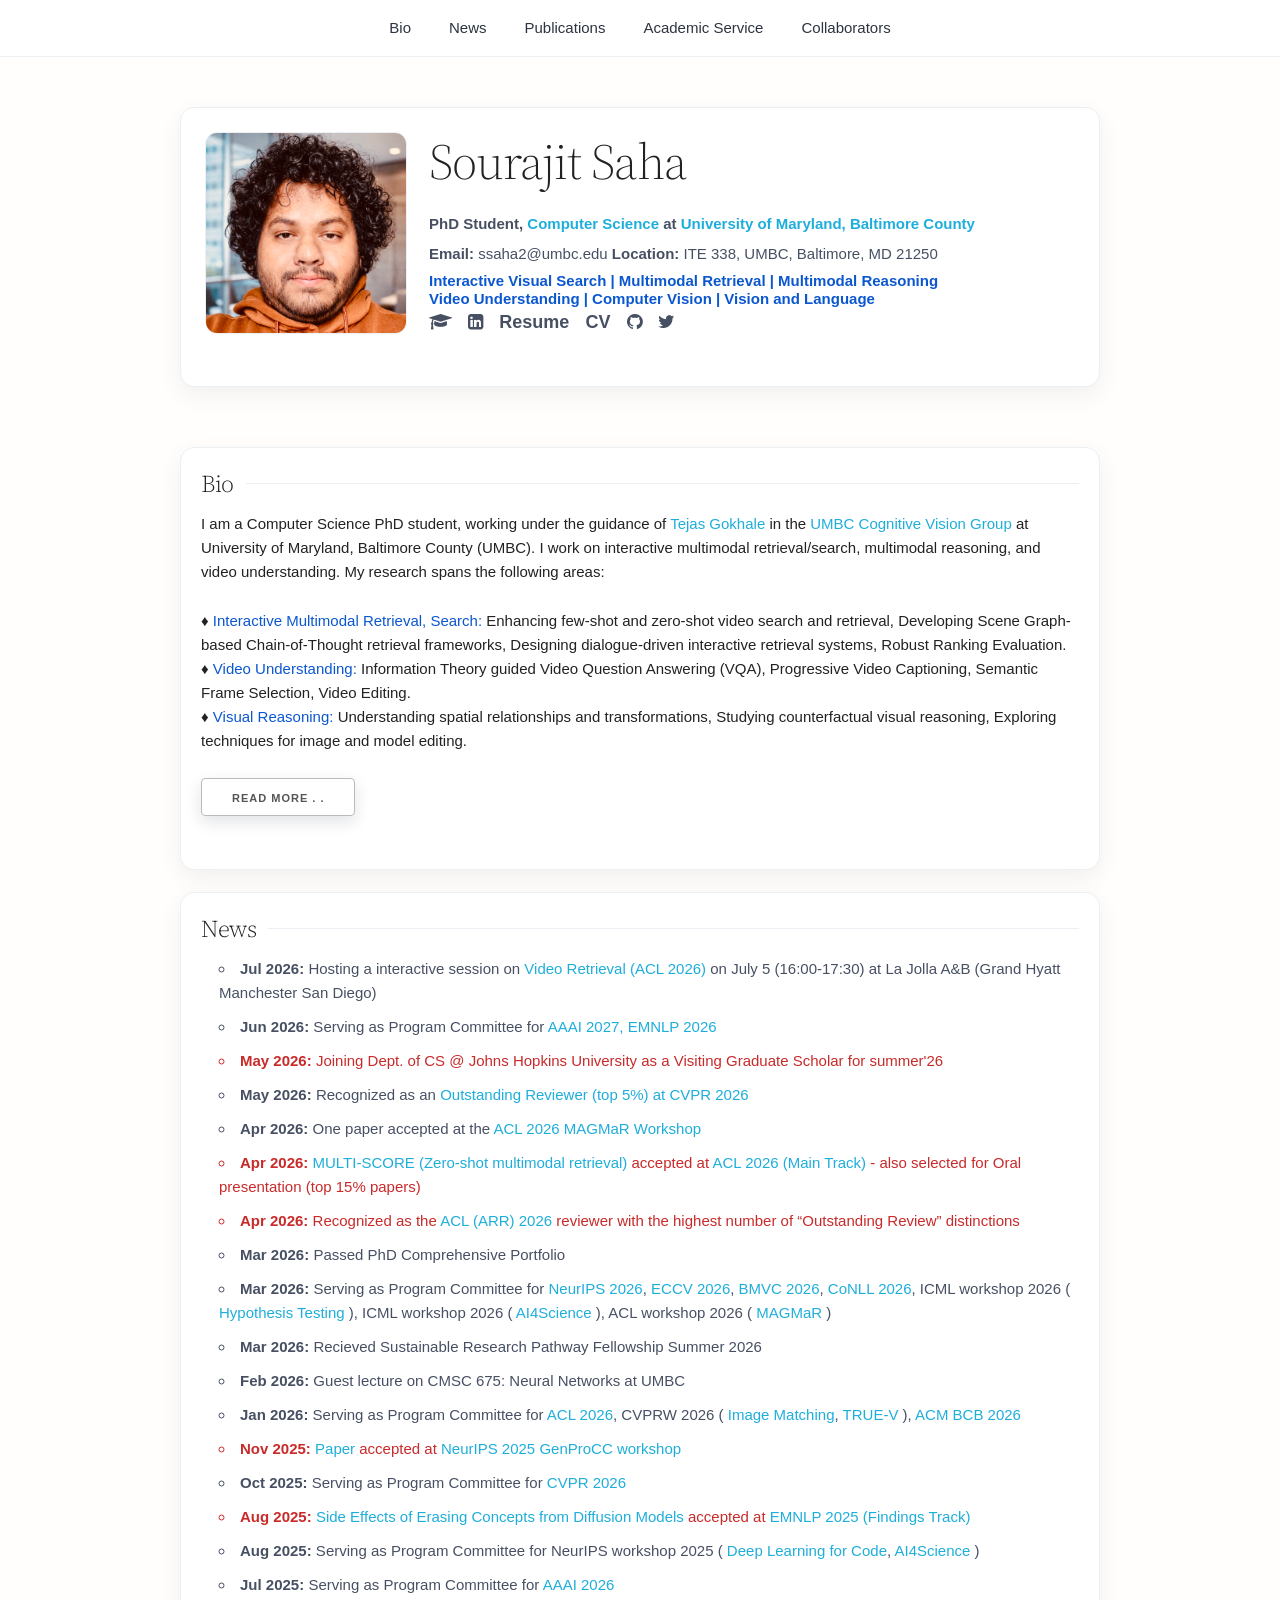
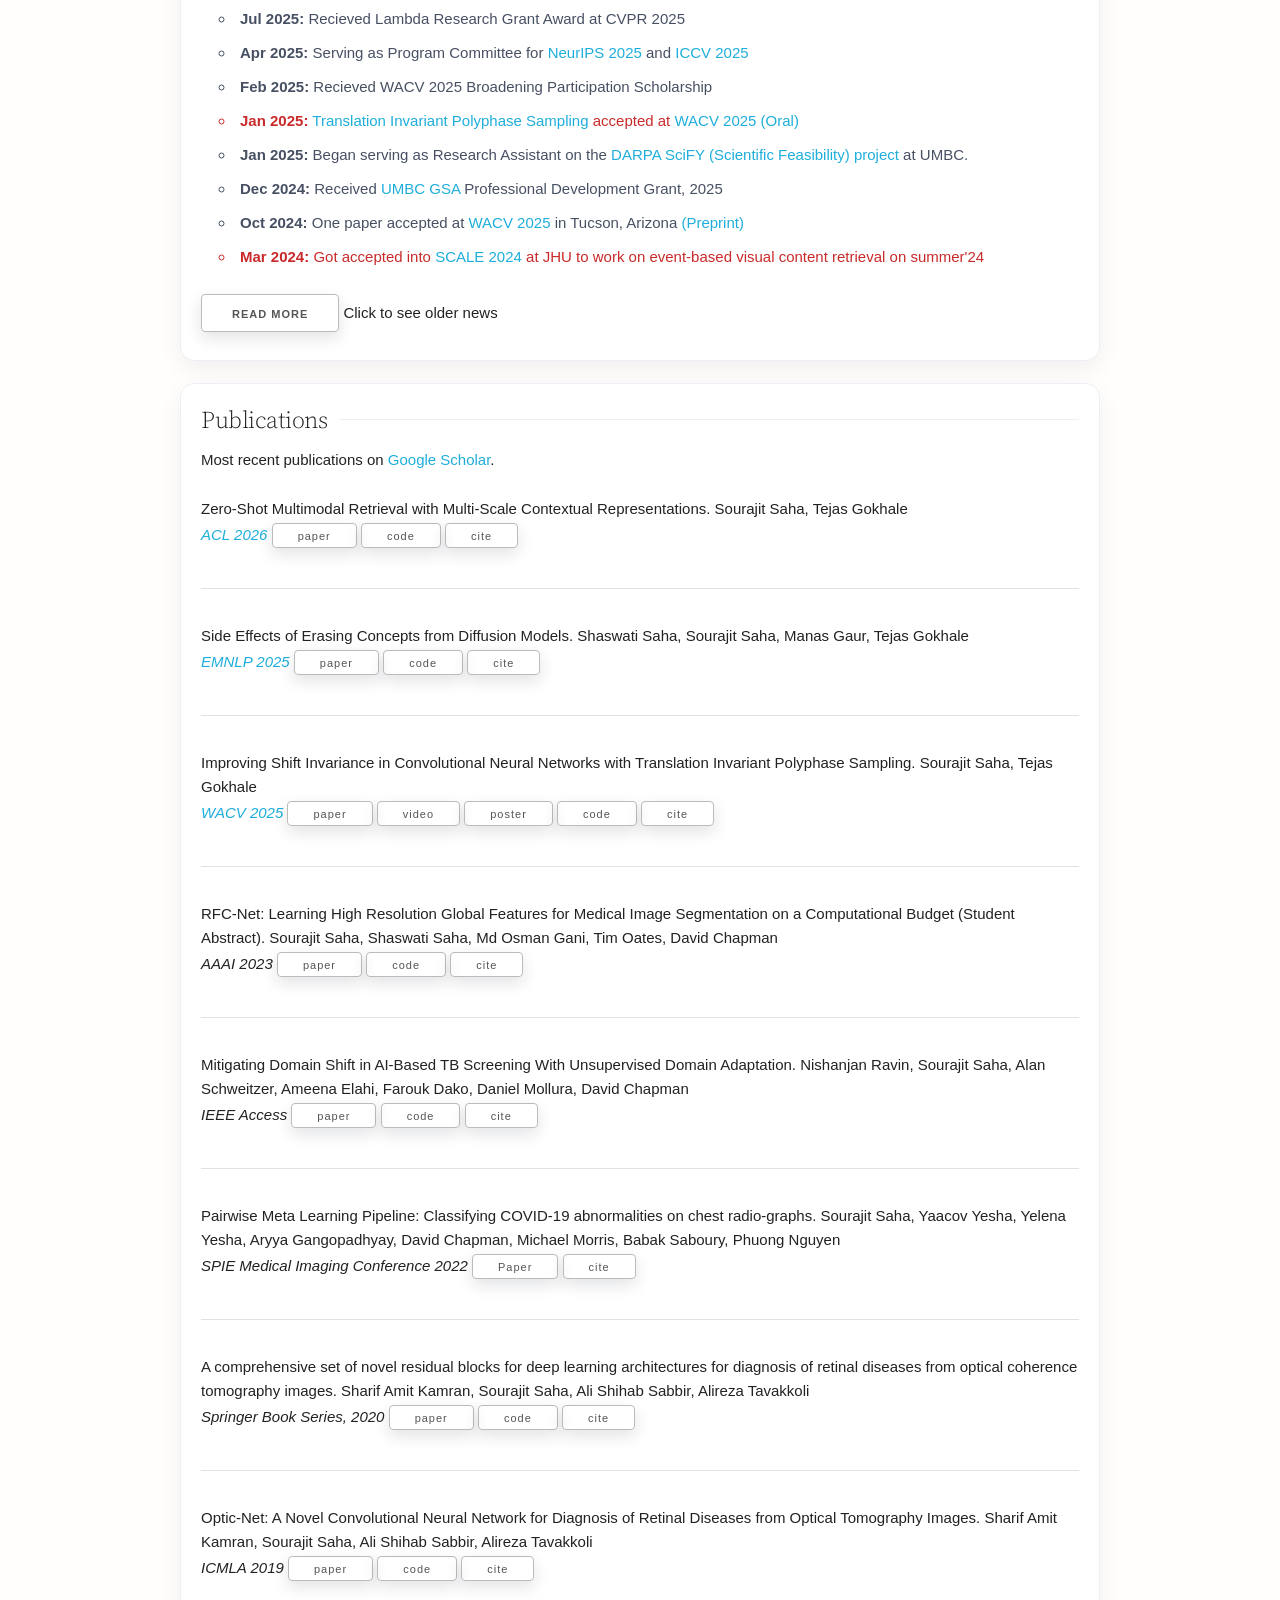
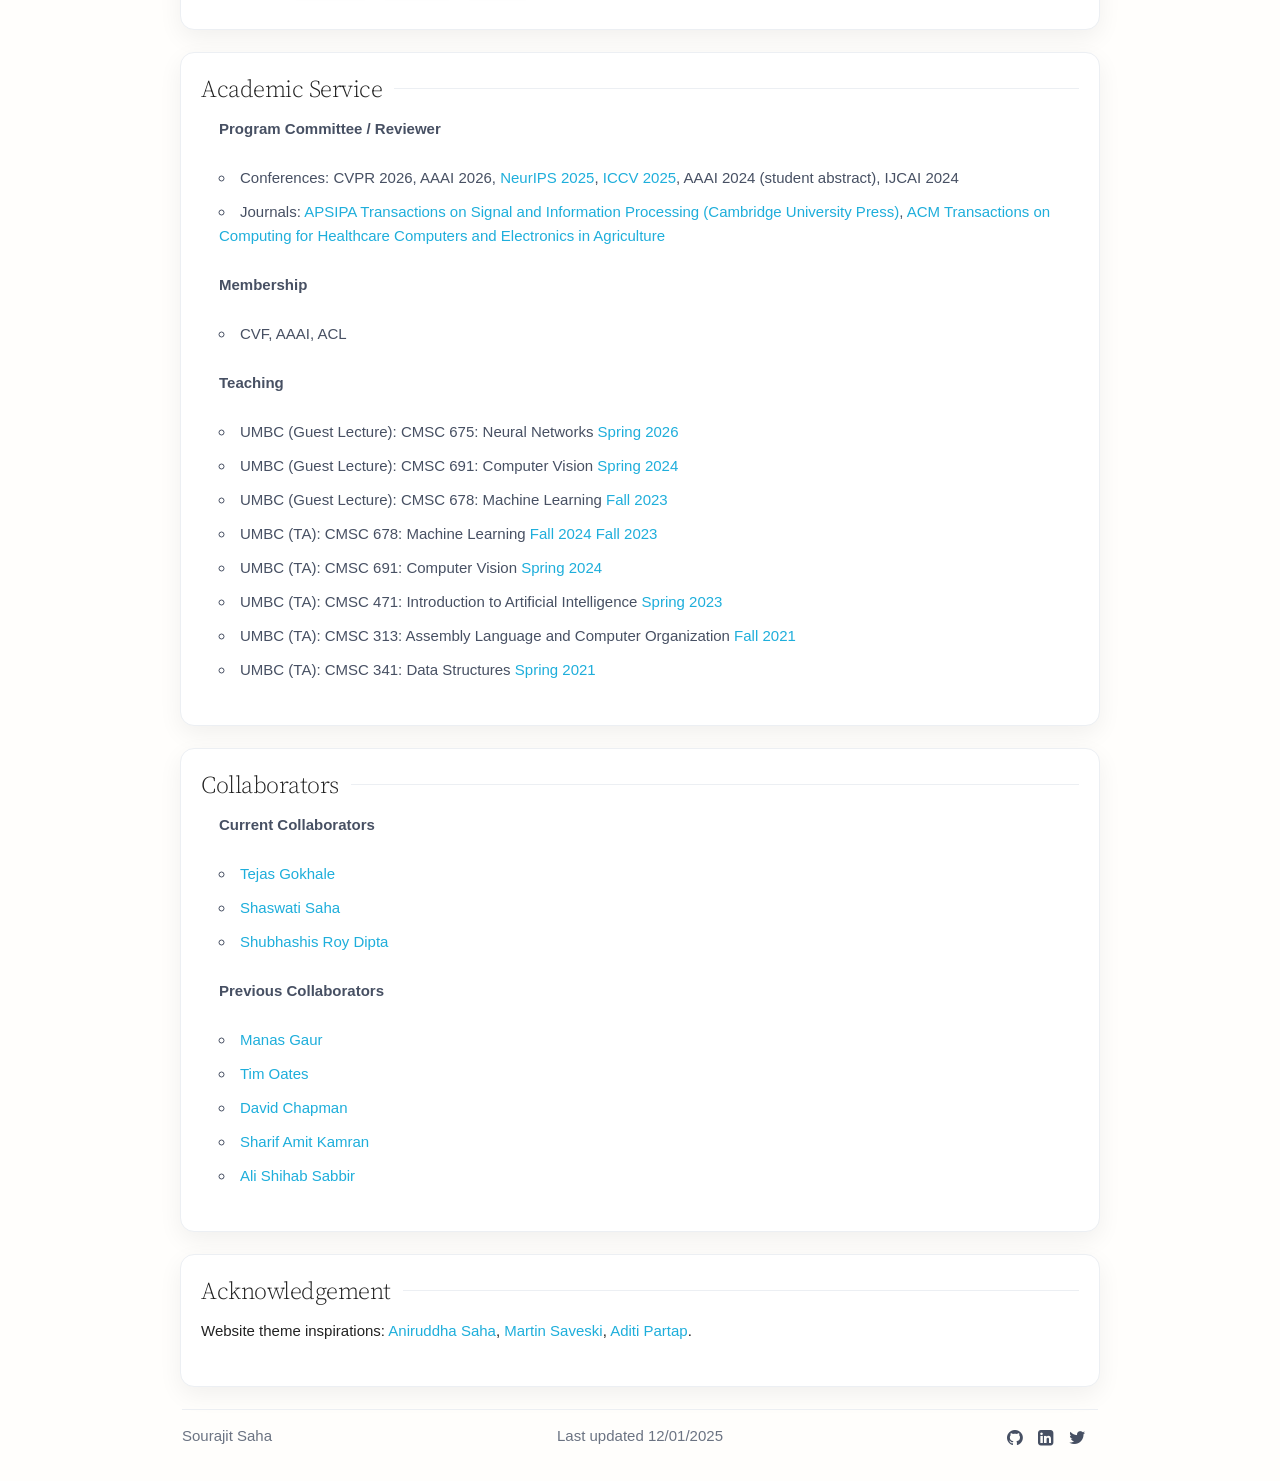
<file: index_previous.html>
<!DOCTYPE html>
<html lang="en">
<head>
  <meta charset="utf-8">
  <meta name="viewport" content="width=device-width, initial-scale=1" />
  <title>Sourajit Saha | Homepage</title>
  <meta name="description" content="Homepage: Sourajit Saha">
  <meta name="author" content="Sourajit Saha">
  <link rel="icon" href="/soura_profile_04.jpg" type="image/x-icon">

  <!-- Fonts: elegant academic vibe -->
  <link href="https://fonts.googleapis.com/css2?family=Source+Serif+4:wght@400;600;700&family=Inter:wght@400;500;600;700&display=swap" rel="stylesheet">
  
  <!-- Minimal, efficient CSS inspired by Jon Barron / AlanE / Tejas / Steve -->
  <style>
    :root{
      --bg:#fffefc;--ink:#111418;--ink2:#475063;--muted:#6b7382;--link:#1a73e8;--line:#eceff3;--paper:#ffffff;--radius:14px;--shadow:0 8px 24px rgba(17,20,24,.06);--maxw:920px
    }
    html,body{background:var(--bg);color:var(--ink);margin:0;padding:0;font-family:Inter,system-ui,-apple-system,Segoe UI,Roboto,Helvetica,Arial}
    a{color:var(--link);text-decoration:none}a:hover{text-decoration:underline}
    .wrap{max-width:var(--maxw);margin:28px auto;padding:0 20px}
    .card{background:var(--paper);border:1px solid var(--line);border-radius:var(--radius);box-shadow:var(--shadow)}
    .header{padding:24px}
    .grid{display:grid;grid-template-columns:200px 1fr;gap:24px;align-items:start}
    .avatar{width:200px;height:200px;object-fit:cover;border-radius:12px;border:1px solid var(--line)}
    h1{font-family:"Source Serif 4",Georgia,serif;font-weight:700;font-size:42px;line-height:1.1;letter-spacing:-.01em;margin:0 0 6px}
    .lead{color:var(--ink2);margin:6px 0}
    .kicker{color:#0b57d0;font-weight:600}
    .icons span{margin-right:12px;font-size:18px;color:var(--ink2);cursor:pointer}
    .icons span:hover{color:var(--link)}

    /* Sticky top nav */
    .navwrap{position:sticky;top:0;z-index:20;background:rgba(255,255,255,.9);backdrop-filter:saturate(120%) blur(6px);border-bottom:1px solid var(--line)}
    .nav{max-width:var(--maxw);margin:0 auto;padding:8px 20px;display:flex;gap:14px;justify-content:center}
    .nav a{padding:8px 12px;border-radius:999px;color:#2d3440}
    .nav a:hover{background:#f6f8fb;text-decoration:none}

    /* Sections */
    section.block{margin:22px 0;padding:18px 20px}
    section.block h5{font-family:"Source Serif 4",Georgia,serif;margin:0 0 10px;font-size:24px;display:flex;gap:12px;align-items:center}
    section.block h5:after{content:"";height:1px;background:var(--line);flex:1}
    ul{margin:6px 0 0 18px;color:var(--ink2)}
    li{margin:6px 0}
    hr{border:none;border-top:1px dashed var(--line);margin:14px 0}

    /* Buttons */
    .button{display:inline-block;background:#111827;color:#fff;padding:8px 12px;border-radius:10px;border:1px solid #111827;font-weight:600;line-height:1;cursor:pointer;box-shadow:0 6px 16px rgba(17,24,39,.12)}
    .button:hover{transform:translateY(-1px);text-decoration:none}

    /* Callout */
    .callout{background:#f7fbff;border:1px solid var(--line);border-radius:12px;padding:14px 16px}
    .callout .section-title{color:#c92a2a;font-weight:700}
    [style*="color:blue"]{color:#0b57d0 !important}[style*="color:red"]{color:#c92a2a !important}

    /* Code */
    pre{background:#0f172a;color:#e5e7eb;border:1px solid #0b1223;border-radius:10px;padding:12px;overflow:auto;font-size:13px}

    /* Mobile */
    @media (max-width:860px){.grid{grid-template-columns:1fr}.avatar{width:160px;height:160px}}

    
    .kicker.tight {
      margin: 0;          /* remove default big gap */
      line-height: 1.2;   /* adjust spacing between lines */
    }
    
  </style>

  <!-- External libs kept (icons/css from original site structure) -->
  <link rel="stylesheet" href="libs/external/font-awesome-4.7.0/css/font-awesome.min.css">
  <script src="libs/external/jquery-3.1.1.min.js"></script>
  <script src="libs/external/skeleton_tabs/skeleton-tabs.js"></script>
  <link rel="stylesheet" href="libs/external/skeleton/normalize.css">
  <link rel="stylesheet" href="libs/external/skeleton/skeleton.css">
  <link rel="stylesheet" href="libs/custom/my_css.css">
</head>
<body>
  <div class="navwrap">
    <nav class="nav">
      <a href="/index.html#bio">Bio</a>
      <a href="/index.html#news">News</a>
      <a href="/index.html#publications">Publications</a>
      <a href="/index.html#academic-service">Academic Service</a>
      <a href="/index.html#collaborators">Collaborators</a>
    </nav>
  </div>

  <main class="wrap">
    <!-- Header -->
    <header class="card header">
     <div class="grid">
        <a href="/"><img id="random-image" class="avatar" alt="Random Image" src=""/></a>
        <div>
          <h1>Sourajit Saha</h1>
          <p class="lead"><strong>PhD Student, <a href="https://www.csee.umbc.edu/">Computer Science</a> at <a href="https://umbc.edu/">University of Maryland, Baltimore County</a></strong></p>
          <p class="lead"><strong>Email:</strong> ssaha2@umbc.edu <strong>Location:</strong> ITE 338, UMBC, Baltimore, MD 21250</p>
          <p class="kicker tight" style="color:blue;">
            Interactive Visual Search | Multimodal Retrieval | Multimodal Reasoning
          </p>
          <p class="kicker tight" style="color:blue;">
            Video Understanding | Computer Vision | Vision and Language
          </p>
          <p class="icons">
            <span onclick="window.open('https://scholar.google.com/citations?hl=en&user=f8wIuGcAAAAJ&view_op=list_works&sortby=pubdate')"><i class="fa fa-graduation-cap"></i></span>
            <span onclick="window.open('https://www.linkedin.com/in/sourajitcs/')"><i class="fa fa-linkedin-square"></i></span>
            <span onclick="window.open('https://drive.google.com/file/d/1Dzgt2KBt1rYApao7VWQ4h7zpbXep0eN-/view?usp=sharing')" style="font-weight:700">Resume</span>
            <span onclick="window.open('https://drive.google.com/file/d/1IKn8CGTOwdMb-C_c-YkSZvJtMrvKFbFP/view?usp=sharing')" style="font-weight:700">CV</span>
            <span onclick="window.open('https://github.com/sourajitcs')"><i class="fa fa-github"></i></span>
            <span onclick="window.open('https://twitter.com/sourajitCS')"><i class="fa fa-twitter"></i></span>
          </p>
        </div>
      </div>
      <script>
        <!-- const imagePaths=['/soura_profile_01.jpg','/soura_profile_02.jpg','/soura_profile_03.jpg','/soura_profile_04.jpg','/soura_profile_05.jpg']; -->
        const imagePaths=['/soura_profile_05.jpg'];
        document.getElementById('random-image').src=imagePaths[Math.floor(Math.random()*imagePaths.length)];
      </script>

    </header>

    <!-- Callout --> 
    <!--
    <section class="callout card block">
      <p class="section-title" style="color:red;">
        Looking for Research Internship (Winter 25-26, Summer 26) &nbsp; | &nbsp;
        Upcoming Travel: <span style="color:orange;"><a href="https://neurips.cc/">NeurIPS 2025</a> – San Diego, CA (Dec 2–7)</span>
      </p>
    </section>
    -->

    <!-- Bio -->
    <section class="card block" id="bio">
      <h5>Bio</h5>
      <p>
        <span>
          I am a Computer Science PhD student, working under the guidance of 
          <a href="https://www.csee.umbc.edu/tejas-gokhale/">Tejas Gokhale</a> 
          in the <a href="https://www.tejasgokhale.com/">UMBC Cognitive Vision Group</a> 
          at University of Maryland, Baltimore County (UMBC). 
          I work on interactive multimodal retrieval/search, multimodal reasoning, and video understanding.  
          My research spans the following areas:

          <p>
            &diams; <span style="color:blue;">Interactive Multimodal Retrieval, Search:</span> Enhancing few-shot and zero-shot video search and retrieval, Developing Scene Graph-based Chain-of-Thought retrieval frameworks, Designing dialogue-driven interactive retrieval systems, Robust Ranking Evaluation. <br>
            &diams; <span style="color:blue;">Video Understanding:</span> Information Theory guided Video Question Answering (VQA), Progressive Video Captioning, Semantic Frame Selection, Video Editing.  <br>
            &diams; <span style="color:blue;">Visual Reasoning:</span> Understanding spatial relationships and transformations, Studying counterfactual visual reasoning, Exploring techniques for image and model editing. 
          </p>

          <!--
          <ol>
            <li><strong>Enhancing few-shot and zero-shot video search and retrieval</strong> by leveraging the rapid progress in Vision-Language Models (VLMs).</li>
            <li><strong>Developing Scene Graph-based Chain-of-Thought reasoning frameworks</strong> to enable structured and interpretable understanding, retrieval, and search across complex video content.</li>
            <li><strong>Investigating Video Question Answering (VQA) systems</strong> as auxiliary tasks for finetuning, with a focus on how the completeness of visual information affects downstream video understanding.</li>
            <li><strong>Designing dialogue-driven interactive retrieval systems</strong>, where natural conversations guide iterative video exploration and search, improving user engagement and retrieval effectiveness.</li>
          </ol>
          -->
          <button class="button" onclick="bio_more_func()" id="bio_more_button">Read more . .</button>
        </span>
      </p>
      <div id="bio_more" style="display:none;">
        <p>
          <!--
          <span>
            I also focus on visual reasoning, with particular emphasis on:
            <ol>
              <li><strong>Understanding spatial relationships and transformations</strong> between objects, supporting more grounded and context-aware visual inference.</li>
              <li><strong>Studying counterfactual visual reasoning</strong>, where hypothetical alterations to visual scenes help probe causality and explainability in model behavior.</li>
              <li><strong>Exploring techniques for image and model editing</strong>, enabling controlled modifications and interpretability of vision systems through learned or rule-based interventions.</li>
            </ol>
            To ensure reliability in modern vision models, I pursue robust evaluation and mitigation strategies, including:
            <ol>
              <li><strong>Detecting and quantifying hallucinations in Vision-Language Models</strong>, identifying where and how models generate unsupported or fabricated content.</li>
              <li><strong>Assessing the quality of generative models</strong>, with a particular focus on text-to-image (T2I) and text-to-video (T2V) outputs, measuring both fidelity and alignment to prompts.</li>
            </ol>
            -->
            Prior to joining UMBC, I was a Research Assistant at Center for Cognitive Skill Enhancement (CCSE) at Independent University Bangladesh (IUB). 
            I have received a Masters of Science in Computer Science from UMBC in 2023 and a Bachelor of Science in Computer Science from BRAC University in 2017. 
            In my free time I love composing EDMs, cooking and driving. If not computer science, I would have pursued stand up comedy! 
          </span>
        </p>
      </div> 
      <script>
        function bio_more_func(){var m=document.getElementById('bio_more');var b=document.getElementById('bio_more_button');if(m.style.display==='none'){m.style.display='inline';b.innerHTML='See less . .';}else{m.style.display='none';b.innerHTML='Read more . .';}}
      </script>
    </section>

    <!-- <a href="https://bmvc2026.bmva.org/people/reviewers/"> BMVC 2026</a> -->
    <!-- <a href="https://eccv.ecva.net/Conferences/2026/Reviewers"> ECCV 2026</a> -->
    <!-- <a href="https://dl.acm.org/doi/epdf/10.1145/3765612"> ACM BCB 2026</a> -->
    <!-- <a href="https://aclanthology.org/2025.acl-long.0.pdf"> ACL 2026</a> -->
    <!-- <a href="https://neurips.cc/Conferences/2026/ProgramCommittee"> NeurIPS 2026</a> -->
    
    <!-- News -->
    <section class="card block" id="news">
      <h5>News</h5>
      <ul> 
        <li><b>Jul 2026:</b> Hosting a interactive session on <a href="https://sourajitcs.github.io/vidret-acl26/"> Video Retrieval (ACL 2026)</a> on July 5 (16:00-17:30) at La Jolla A&B (Grand Hyatt Manchester San Diego)</li>
        <li><b>Jun 2026:</b> Serving as Program Committee for <a href="https://aaai.org/conference/aaai/aaai-27/"> AAAI 2027, <a href="https://2026.emnlp.org/"> EMNLP 2026</a></a></li>
        <li style="color:red";><b>May 2026:</b> Joining Dept. of CS @ Johns Hopkins University as a Visiting Graduate Scholar for summer'26</li>
        <li><b>May 2026:</b> Recognized as an <a href="https://cvpr.thecvf.com/Conferences/2026/ProgramCommittee"> Outstanding Reviewer (top 5%) at CVPR 2026</a></li>
        <li><b>Apr 2026:</b> One paper accepted at the <a href="https://nlp.jhu.edu/magmar/"> ACL 2026 MAGMaR Workshop</a></li>
        <li style="color:red";><b>Apr 2026:</b> <a href="https://sourajitcs.github.io/multiscore/">MULTI-SCORE (Zero-shot multimodal retrieval)</a> accepted at <a href="https://2026.aclweb.org/">ACL 2026 (Main Track)</a> - also selected for Oral presentation (top 15% papers)</li>
        <li style="color:red";><b>Apr 2026:</b> Recognized as the <a href="https://stats.aclrollingreview.org/iterations/2026/january/"> ACL (ARR) 2026</a> reviewer with the highest number of “Outstanding Review” distinctions</li>
        <li><b>Mar 2026:</b> Passed PhD Comprehensive Portfolio</li>
        <li><b>Mar 2026:</b> Serving as Program Committee for <a href="https://neurips.cc/Conferences/2026"> NeurIPS 2026</a>, <a href="https://eccv.ecva.net/"> ECCV 2026</a>, <a href="https://bmvc2026.bmva.org/"> BMVC 2026</a>, <a href="https://aclanthology.org/2026.conll-main.0.pdf#page=8"> CoNLL 2026</a>, ICML workshop 2026 (<a href="https://www.testin"> Hypothesis Testing</a> ), ICML workshop 2026 (<a href="https://ai4sciencecommunity.github.io/icml26.html"> AI4Science</a> ), ACL workshop 2026 (<a href="https://nlp.jhu.edu/magmar/"> MAGMaR</a> )</li>
        <li><b>Mar 2026:</b> Recieved Sustainable Research Pathway Fellowship Summer 2026</li>
        <li><b>Feb 2026:</b> Guest lecture on CMSC 675: Neural Networks at UMBC</li>
        <li><b>Jan 2026:</b> Serving as Program Committee for <a href="https://2026.aclweb.org/"> ACL 2026</a>, CVPRW 2026 (<a href="https://image-matching-workshop.github.io/"> Image Matching</a>, <a href="https://trustworthy-ai-workshop.github.io/cvpr2026-TRUE-V/"> TRUE-V</a> ), <a href="https://acm-bcb.org/"> ACM BCB 2026</a></li>
        <li style="color:red";><b>Nov 2025:</b> <a href="https://openreview.net/pdf?id=D7ZwMIbNv8"> Paper</a> accepted at <a href="https://openreview.net/group?id=NeurIPS.cc/2025/Workshop/GenProCC#tab-your-consoles"> NeurIPS 2025 GenProCC workshop</a></li>
        <li><b>Oct 2025:</b> Serving as Program Committee for <a href="https://cvpr.thecvf.com/Conferences/2026/ProgramCommittee"> CVPR 2026</a></li>
        <li style="color:red";><b>Aug 2025:</b> <a href="https://aclanthology.org/2025.findings-emnlp.810/"> Side Effects of Erasing Concepts from Diffusion Models</a> accepted at <a href="https://2025.emnlp.org/">EMNLP 2025 (Findings Track)</a> </li>
        <li><b>Aug 2025:</b> Serving as Program Committee for NeurIPS workshop 2025 (<a href="https://dl4c.github.io/"> Deep Learning for Code</a>, <a href="https://ai4sciencecommunity.github.io/neurips25"> AI4Science</a> )</li>
        <li><b>Jul 2025:</b> Serving as Program Committee for <a href="https://aaai.org/conference/aaai/aaai-26/2026-program-committee/"> AAAI 2026</a></li>
        <li><b>Jul 2025:</b> Recieved Lambda Research Grant Award at CVPR 2025</li>
        <li><b>Apr 2025:</b> Serving as Program Committee for <a href="https://neurips.cc/Conferences/2025/ProgramCommittee"> NeurIPS 2025</a> and <a href="https://iccv.thecvf.com/Conferences/2025/ProgramCommittee"> ICCV 2025</a></li>
        <li><b>Feb 2025:</b> Recieved  WACV 2025 Broadening Participation Scholarship</li>
        <li style="color:red";><b>Jan 2025:</b> <a href="https://openaccess.thecvf.com/content/WACV2025/html/Saha_Improving_Shift_Invariance_in_Convolutional_Neural_Networks_with_Translation_Invariant_WACV_2025_paper.html">Translation Invariant Polyphase Sampling</a> accepted at <a href="https://wacv2025.thecvf.com/">WACV 2025 (Oral)</a> </li>
        <li><b>Jan 2025:</b> Began serving as Research Assistant on the <a href="https://www.darpa.mil/research/programs/scientific-feasibility"> DARPA SciFY (Scientific Feasibility) project</a> at UMBC. </li>
        <li><b>Dec 2024:</b> Received <a href="https://gsa.umbc.edu/grants-program/">UMBC GSA</a> Professional Development Grant, 2025</li>
        <li><b>Oct 2024:</b> One paper accepted at <a href="https://wacv2025.thecvf.com/">WACV 2025</a> in Tucson, Arizona <a href="https://arxiv.org/pdf/2404.07410">(Preprint)</a></li>
        <li style="color:red";><b>Mar 2024:</b> Got accepted into <a href="https://hltcoe.jhu.edu/research/scale/scale-2024/">SCALE 2024</a> at JHU to work on event-based visual content retrieval on summer'24</li>
      </ul>
      <button class="button" onclick="more_news_toggle()" id="more_news_button">Read more</button> Click to see older news
      <script>
        function more_news_toggle(){var m=document.getElementById('more_news');var b=document.getElementById('more_news_button');if(m.style.display==='none'){m.style.display='inline';b.innerHTML='See less';}else{m.style.display='none';b.innerHTML='Read more';}}
      </script>
    </section>
    <div id="more_news" style="display:none;" class="card block">
      <ul>
        <li><b>Feb 2024:</b> Guest lecture on CMSC 691: Computer Vision at UMBC</li>
        <li><b>Feb 2024:</b> Serving as Program Committee for IJCAI 2024, ACM Transactions on Computing for Healthcare</li>
        <li><b>Nov 2023:</b> Guest lecture on CMSC 678: (Graduate) Machine Learning at UMBC</li>
        <li><b>Oct 2023:</b> Serving as Program Committee for AAAI 2024 (student abstract)</li>
        <li><b>Sep 2023:</b> Joined Cognitive Vision Group at UMBC, lead by <a href="https://www.tejasgokhale.com/"> Tejas Gokhale</a></li>
        <li><b>Aug 2023:</b> One paper accepted at ICCV 2023 in OODCV, Paris, France</li>
        <li><b>May 2023:</b> I got my Masters in Computer Science at UMBC in Spring 2023</li>
        <li><b>Oct 2022:</b> One paper accepted at <a href="https://proceedings.aaai.org/storage/aaai-production-files-processed/a26b86e8-d66a-473e-a0a4-c252386b3825.out.pdf"> AAAI 2023</a> in Washington D.C</li>
        <li><b>Mar 2022:</b> One paper accepted at <a href="https://ieeexplore.ieee.org/stamp/stamp.jsp?arnumber=9759448"> IEEE ACCESS</a></li>
        <li><b>Oct 2021:</b> One paper accepted at <a href="https://www.spiedigitallibrary.org/conference-proceedings-of-spie/PC12033/PC1203302/Pairwise-meta-learning-pipeline--classifying-COVID-19-abnormalities-on/10.1117/12.2613235.short?SSO=1"> SPIE Medical Imaging Conference 2022</a> in San Diego</li>
        <li><b>Summer 2021:</b> I was a Machine Learning intern at VIPAR Lab (Vision Image Processing Algorithms Research Lab), UMBC</li>
        <li><b>Jan 2021:</b> I joined UMBC for grad school</li>
        <li><b>Sep 2020:</b> One book chapter published in <a href="https://link.springer.com/chapter/10.1007/978-981-15-6759-9_2"> Part of the Advances in Intelligent Systems and Computing book series</a>, Springer</li>
        <li><b>Dec 2019:</b> One paper accepted at <a href="https://ieeexplore.ieee.org/abstract/document/8999264"> ICMLA 2019</a> in Florida</li>
        <li><b>Feb 2019:</b> One paper accepted at <a href="https://ieeexplore.ieee.org/abstract/document/8631925"> ICCIT 2018</a> in Dhaka</li>
        <li><b>Dec 2018:</b> One paper accepted at <a href="https://www.sciencedirect.com/science/article/pii/S1877050918308858"> ELSEVIER - Procedia Computer Science</a></li>
        <li><b>Jul 2018:</b> I joined IUB as a Research Assistant.</li>
      </ul>
    </div>

    <!-- Publications -->
    <section class="card block" id="publications">
      <h5>Publications</h5>
      <p>Most recent publications on <a href="https://scholar.google.com/citations?hl=en&user=f8wIuGcAAAAJ&view_op=list_works&sortby=pubdate">Google Scholar</a>.</p>


    <div class="paper">
        <p class="title">Zero-Shot Multimodal Retrieval with Multi-Scale Contextual Representations. Sourajit Saha, Tejas Gokhale</p>
        <p> 
          <i><a href="https://2026.aclweb.org/">ACL 2026</a></i>
          <a class="button" href="https://sourajitcs.github.io/multiscore/">paper</a>
          <a class="button" href="https://sourajitcs.github.io/multiscore/">code</a>
          <!-- <a class="button" href="">paper</a> -->
          <!-- <a class="button" href="">code</a> --> 
      
          <button class="button" onclick="cite_010_func()" id="cite_010_button">cite</button>
          <div id="more_cite_010" style="display:none;"> 
            <pre>
  ACL 2026 Proceeding Coming Soon
            </pre>
          </div> 
          <script>
            function cite_010_func(){var m=document.getElementById('more_cite_010');var b=document.getElementById('cite_010_button');if(m.style.display==='none'){m.style.display='inline';b.innerHTML='hide';}else{m.style.display='none';b.innerHTML='cite';}}
          </script>
        </p>
      </div>
      <hr />



      
      <div class="paper">
        <p class="title">Side Effects of Erasing Concepts from Diffusion Models. Shaswati Saha, Sourajit Saha, Manas Gaur, Tejas Gokhale</p>
        <p> 
          <i><a href="https://2025.emnlp.org/">EMNLP 2025</a></i>
          <a class="button" href="https://aclanthology.org/2025.findings-emnlp.810.pdf">paper</a>
          <a class="button" href="https://github.com/shaswati1/see" target="_blank">code</a>
          <button class="button" onclick="cite_009_func()" id="cite_009_button">cite</button>
          <div id="more_cite_009" style="display:none;">
            <pre>
@inproceedings{saha2025side,
  title={Side Effects of Erasing Concepts from Diffusion Models},
  author={Saha, Shaswati and Saha, Sourajit and Gaur, Manas and Gokhale, Tejas},
  booktitle={Findings of the Association for Computational Linguistics: EMNLP 2025},
  pages={14991--15007},
  year={2025}
}
            </pre>
          </div> 
          <script>
            function cite_009_func(){var m=document.getElementById('more_cite_009');var b=document.getElementById('cite_009_button');if(m.style.display==='none'){m.style.display='inline';b.innerHTML='hide';}else{m.style.display='none';b.innerHTML='cite';}}
          </script>
        </p>
      </div>
      <hr />
      
      <div class="paper">
        <p class="title">Improving Shift Invariance in Convolutional Neural Networks with Translation Invariant Polyphase Sampling. Sourajit Saha, Tejas Gokhale</p>
        <p> 
          <i><a href="https://wacv2025.thecvf.com/">WACV 2025</a></i>
          <a class="button" href="https://openaccess.thecvf.com/content/WACV2025/html/Saha_Improving_Shift_Invariance_in_Convolutional_Neural_Networks_with_Translation_Invariant_WACV_2025_paper.html" target="_blank">paper</a>
          <a class="button" href="https://video.computer.org/WACV-Posters25/3XebahK4ZaQZgXi97EyBho-wacv25-2243.mp4" target="_blank">video</a>
          <a class="button" href="https://ieeecs-media.computer.org/media/conferences/wacv/2025/posters/Improving%20Shift%20Invariance%20in%20Convolutional%20Neural%20Networks%20with%20Translation%20Invariant%20Polyphase%20Sam.pdf" target="_blank">poster</a>
          <a class="button" href="https://github.com/sourajitcs/tips/" target="_blank">code</a>
          <button class="button" onclick="cite_008_func()" id="cite_008_button">cite</button>
          <div id="more_cite_008" style="display:none;">
            <pre>
@InProceedings{Saha_2025_WACV,
    author    = {Saha, Sourajit and Gokhale, Tejas},
    title     = {Improving Shift Invariance in Convolutional Neural Networks with Translation Invariant Polyphase Sampling},
    booktitle = {Proceedings of the Winter Conference on Applications of Computer Vision (WACV)},
    month     = {February},
    year      = {2025},
    pages     = {620-629}
}
            </pre>
          </div> 
          <script>
            function cite_008_func(){var m=document.getElementById('more_cite_008');var b=document.getElementById('cite_008_button');if(m.style.display==='none'){m.style.display='inline';b.innerHTML='hide';}else{m.style.display='none';b.innerHTML='cite';}}
          </script>
        </p>
      </div>
      <hr />

      <div class="paper">
        <p class="title">RFC-Net: Learning High Resolution Global Features for Medical Image Segmentation on a Computational Budget (Student Abstract). Sourajit Saha, Shaswati Saha, Md Osman Gani, Tim Oates, David Chapman</p>
        <p>
          <i>AAAI 2023</i>
          <a class="button" href="https://ojs.aaai.org/index.php/AAAI/article/view/27017" target="_blank">paper</a>
          <a class="button" href="https://github.com/sourajitcs/RFC-NetAAAI23" target="_blank">code</a>
          <button class="button" onclick="cite_007_func()" id="cite_007_button">cite</button>
          <div id="more_cite_007" style="display:none;">
            <pre>
@inproceedings{saha2023rfc,
    title={RFC-net: learning high resolution global features for medical image segmentation on a computational budget (student abstract)},
    author={Saha, Sourajit and Saha, Shaswati and Gani, Md Osman and Oates, Tim and Chapman, David},
    booktitle={Proceedings of the AAAI Conference on Artificial Intelligence},
    volume={37},
    number={13},
    pages={16314--16315},
    year={2023}
}
            </pre>
          </div> 
          <script>
            function cite_007_func(){var m=document.getElementById('more_cite_007');var b=document.getElementById('cite_007_button');if(m.style.display==='none'){m.style.display='inline';b.innerHTML='hide';}else{m.style.display='none';b.innerHTML='cite';}}
          </script>
        </p>
      </div>
      <hr />

      <div class="paper">
        <p class="title">Mitigating Domain Shift in AI-Based TB Screening With Unsupervised Domain Adaptation. Nishanjan Ravin, Sourajit Saha, Alan Schweitzer, Ameena Elahi, Farouk Dako, Daniel Mollura, David Chapman</p>
        <p>
          <i>IEEE Access</i>
          <a class="button" href="https://ieeexplore.ieee.org/stamp/stamp.jsp?arnumber=9759448" target="_blank">paper</a>
          <a class="button" href="https://github.com/sourajitcs/DIFL" target="_blank">code</a>
          <button class="button" onclick="cite_006_func()" id="cite_006_button">cite</button>
          <div id="more_cite_006" style="display:none;">
            <pre>
@article{ravin2022mitigating,
    title={Mitigating domain shift in AI-based TB screening with unsupervised domain adaptation},
    author={Ravin, Nishanjan and Saha, Sourajit and Schweitzer, Alan and Elahi, Ameena and Dako, Farouk and Mollura, Daniel and Chapman, David},
    journal={IEEE Access},
    volume={10},
    pages={45997--46013},
    year={2022},
    publisher={IEEE}
}
            </pre>
          </div> 
          <script>
            function cite_006_func(){var m=document.getElementById('more_cite_006');var b=document.getElementById('cite_006_button');if(m.style.display==='none'){m.style.display='inline';b.innerHTML='hide';}else{m.style.display='none';b.innerHTML='cite';}}
          </script>
        </p>
      </div>
      <hr />

      <div class="paper">
        <p class="title">Pairwise Meta Learning Pipeline: Classifying COVID-19 abnormalities on chest radio-graphs. Sourajit Saha, Yaacov Yesha, Yelena Yesha, Aryya Gangopadhyay, David Chapman, Michael Morris, Babak Saboury, Phuong Nguyen</p>
        <p>
          <i>SPIE Medical Imaging Conference 2022</i>
          <a class="button" href="https://www.spiedigitallibrary.org/conference-proceedings-of-spie/PC12033/PC1203302/Pairwise-meta-learning-pipeline--classifying-COVID-19-abnormalities-on/10.1117/12.2613235.short?SSO=1" target="_blank">Paper</a>
          <button class="button" onclick="cite_005_func()" id="cite_005_button">cite</button>
          <div id="more_cite_005" style="display:none;">
            <pre>
@article{saha2022pairwise,
    title={Pairwise meta learning pipeline: classifying COVID-19 abnormalities on chest radio-graphs},
    author={Saha, Sourajit and Yesha, Yaacov},
    journal={SPIE Medical Imaging 2022: Computer-Aided Diagnosis; PC1203302 (2022) Proceedings Volume PC12033, Medical Imaging 2022: Computer-Aided Diagnosis; PC1203302 (2022)},
    year={2022}
}
            </pre>
          </div> 
          <script>
            function cite_005_func(){var m=document.getElementById('more_cite_005');var b=document.getElementById('cite_005_button');if(m.style.display==='none'){m.style.display='inline';b.innerHTML='hide';}else{m.style.display='none';b.innerHTML='cite';}}
          </script>
        </p>
      </div>
      <hr />

      <div class="paper">
        <p class="title">A comprehensive set of novel residual blocks for deep learning architectures for diagnosis of retinal diseases from optical coherence tomography images. Sharif Amit Kamran, Sourajit Saha, Ali Shihab Sabbir, Alireza Tavakkoli</p>
        <p>
          <i>Springer Book Series, 2020</i>
          <a class="button" href="https://link.springer.com/chapter/10.1007/978-981-15-6759-9_2" target="_blank">paper</a>
          <a class="button" href="https://github.com/SharifAmit/OpticNet-71" target="_blank">code</a>
          <button class="button" onclick="cite_004_func()" id="cite_004_button">cite</button>
          <div id="more_cite_004" style="display:none;">
            <pre>
@article{kamran2021comprehensive,
    title={A comprehensive set of novel residual blocks for deep learning architectures for diagnosis of retinal diseases from optical coherence tomography images},
    author={Kamran, Sharif Amit and Saha, Sourajit and Sabbir, Ali Shihab and Tavakkoli, Alireza},
    journal={Deep Learning Applications, Volume 2},
    pages={25--48},
    year={2021},
    publisher={Springer}
}
            </pre>
          </div> 
          <script>
            function cite_004_func(){var m=document.getElementById('more_cite_004');var b=document.getElementById('cite_004_button');if(m.style.display==='none'){m.style.display='inline';b.innerHTML='hide';}else{m.style.display='none';b.innerHTML='cite';}}
          </script>
        </p>
      </div>
      <hr />

      <div class="paper">
        <p class="title">Optic-Net: A Novel Convolutional Neural Network for Diagnosis of Retinal Diseases from Optical Tomography Images. Sharif Amit Kamran, Sourajit Saha, Ali Shihab Sabbir, Alireza Tavakkoli</p>
        <p>
          <i>ICMLA 2019</i>
          <a class="button" href="https://ieeexplore.ieee.org/abstract/document/8999264" target="_blank">paper</a>
          <a class="button" href="https://github.com/SharifAmit/OpticNet-71" target="_blank">code</a>
          <button class="button" onclick="cite_003_func()" id="cite_003_button">cite</button>
          <div id="more_cite_003" style="display:none;">
            <pre>
@inproceedings{kamran2019optic,
    title={Optic-net: A novel convolutional neural network for diagnosis of retinal diseases from optical tomography images},
    author={Kamran, Sharif Amit and Saha, Sourajit and Sabbir, Ali Shihab and Tavakkoli, Alireza},
    booktitle={2019 18th IEEE International Conference On Machine Learning And Applications (ICMLA)},
    pages={964--971},
    year={2019},
    organization={IEEE}
}
            </pre>
          </div> 
          <script>
            function cite_003_func(){var m=document.getElementById('more_cite_003');var b=document.getElementById('cite_003_button');if(m.style.display==='none'){m.style.display='inline';b.innerHTML='hide';}else{m.style.display='none';b.innerHTML='cite';}}
          </script>
        </p>
      </div>
    </section>

    <!-- Academic Service -->
    <section class="card block" id="academic-service">
      <h5>Academic Service</h5>
      <ul>
        <p><b>Program Committee / Reviewer</b></p>
        <li>Conferences: 
          CVPR 2026, AAAI 2026, <a href="https://neurips.cc/Conferences/2025/ProgramCommittee#all-reviewer">NeurIPS 2025</a>, <a href="https://iccv.thecvf.com/Conferences/2025/ProgramCommittee">ICCV 2025</a>, AAAI 2024 (student abstract), IJCAI 2024
        </li>
        <li>Journals: 
          <a href="https://www.cambridge.org/core/journals/apsipa-transactions-on-signal-and-information-processing">APSIPA Transactions on Signal and Information Processing (Cambridge University Press)</a>, 
          <a href="https://dl.acm.org/journal/health">ACM Transactions on Computing for Healthcare</a>
          <a href="https://www.sciencedirect.com/journal/computers-and-electronics-in-agriculture">Computers and Electronics in Agriculture</a>
        </li>
      </ul>
      <ul>
        <p><b>Membership</b></p>
        <li>CVF, AAAI, ACL</li>
      </ul>
      <ul>
        <p><b>Teaching</b></p>
        <li>UMBC (Guest Lecture): CMSC 675: Neural Networks <a href="https://courses.cs.umbc.edu/graduate/675/">Spring 2026 </a> </li>
        <li>UMBC (Guest Lecture): CMSC 691: Computer Vision <a href="https://redirect.cs.umbc.edu/courses/graduate/691cv/">Spring 2024 </a> </li>
        <li>UMBC (Guest Lecture): CMSC 678: Machine Learning <a href="https://manasgaur.github.io/CMSC678_F23/">Fall 2023 </a> </li>
        <li>UMBC (TA): CMSC 678: Machine Learning <a href="https://courses.cs.umbc.edu/graduate/678/fall24/">Fall 2024 </a> <a href="https://manasgaur.github.io/CMSC678_F23/">Fall 2023 </a></li>
        <li>UMBC (TA): CMSC 691: Computer Vision <a href="https://redirect.cs.umbc.edu/courses/graduate/691cv/">Spring 2024 </a> </li>
        <li>UMBC (TA): CMSC 471: Introduction to Artificial Intelligence <a href="https://redirect.cs.umbc.edu/courses/undergraduate/471/spring23/02/">Spring 2023 </a> </li>
        <li>UMBC (TA): CMSC 313: Assembly Language and Computer Organization <a href="https://www.csee.umbc.edu/people/faculty/ivan-sekyonda/">Fall 2021 </a> </li>
        <li>UMBC (TA): CMSC 341: Data Structures <a href="https://www.csee.umbc.edu/people/lecturers/mohammad-khash-donyaee/">Spring 2021 </a> </li>
      </ul>
    </section>

    <!-- Collaborators -->
    <section class="card block" id="collaborators">
      <h5>Collaborators</h5>
      <ul>
        <p><b>Current Collaborators</b></p>
        <li><a href="https://www.tejasgokhale.com/">Tejas Gokhale</a></li>
        <li><a href="https://scholar.google.com/citations?hl=en&user=_pTdzsAAAAAJ&view_op=list_works&sortby=pubdate">Shaswati Saha</a></li>
        <li><a href="https://roydipta.com/">Shubhashis Roy Dipta</a></li>
      </ul>
      <ul>
        <p><b>Previous Collaborators</b></p>
        <li><a href="https://manasgaur.github.io/">Manas Gaur</a></li>
        <li><a href="https://www.csee.umbc.edu/people/faculty/tim-oates/">Tim Oates</a></li>
        <li><a href="https://people.miami.edu/profile/464cd6edc2709ca9e89de1dc3f756e4c">David Chapman</a></li>
        <li><a href="https://www.sharifamit.com/">Sharif Amit Kamran</a></li>
        <li><a href="http://www.cse.iub.edu.bd/faculties/13">Ali Shihab Sabbir</a></li>
      </ul>
    </section>

    <!-- Acknowledgement -->
    <section class="card block" id="ack">
      <h5>Acknowledgement</h5>
      <p>
        Website theme inspirations: <a href="https://ani0075saha.github.io/">Aniruddha Saha</a>, <a href="https://github.com/msaveski/www_personal">Martin Saveski</a>, <a href="https://aditi741997.github.io/">Aditi Partap</a>.
      </p>
    </section>

    <!-- Footer -->
    <section class="block" style="padding:0 2px;border:none">
      <div style="display:grid;grid-template-columns:1fr 1fr 1fr;gap:12px;color:var(--muted);border-top:1px solid var(--line);padding-top:14px">
        <div>Sourajit Saha</div>
        <div style="text-align:center">Last updated 12/01/2025</div>
        <div style="text-align:right" class="icons">
          <span onclick="window.open('https://github.com/sourajitcs')"><i class="fa fa-github"></i></span>
          <span onclick="window.open('https://www.linkedin.com/in/sourajitcs/')"><i class="fa fa-linkedin-square"></i></span>
          <span onclick="window.open('https://twitter.com/sourajitCS')"><i class="fa fa-twitter"></i></span>
        </div>
      </div>
    </section>
  </main>
</body>
</html>
</file>
<file: libs/external/skeleton/skeleton.css>
/*
* Skeleton V2.0.4
* Copyright 2014, Dave Gamache
* www.getskeleton.com
* Free to use under the MIT license.
* http://www.opensource.org/licenses/mit-license.php
* 12/29/2014
*/


/* Table of contents
––––––––––––––––––––––––––––––––––––––––––––––––––
- Grid
- Base Styles
- Typography
- Links
- Buttons
- Forms
- Lists
- Code
- Tables
- Spacing
- Utilities
- Clearing
- Media Queries
*/


/* Grid
–––––––––––––––––––––––––––––––––––––––––––––––––– */
.container {
  position: relative;
  width: 100%;
  max-width: 960px;
  margin: 0 auto;
  padding: 0 20px;
  box-sizing: border-box; }
.column,
.columns {
  width: 100%;
  float: left;
  box-sizing: border-box; }

/* For devices larger than 400px */
@media (min-width: 400px) {
  .container {
    width: 85%;
    padding: 0; }
}

/* For devices larger than 550px */
@media (min-width: 550px) {
  .container {
    width: 80%; }
  .column,
  .columns {
    margin-left: 4%; }
  .column:first-child,
  .columns:first-child {
    margin-left: 0; }

  .one.column,
  .one.columns                    { width: 4.66666666667%; }
  .two.columns                    { width: 13.3333333333%; }
  .three.columns                  { width: 22%;            }
  .four.columns                   { width: 30.6666666667%; }
  .five.columns                   { width: 39.3333333333%; }
  .six.columns                    { width: 48%;            }
  .seven.columns                  { width: 56.6666666667%; }
  .eight.columns                  { width: 65.3333333333%; }
  .nine.columns                   { width: 74.0%;          }
  .ten.columns                    { width: 82.6666666667%; }
  .eleven.columns                 { width: 91.3333333333%; }
  .twelve.columns                 { width: 100%; margin-left: 0; }

  .one-third.column               { width: 30.6666666667%; }
  .two-thirds.column              { width: 65.3333333333%; }

  .one-half.column                { width: 48%; }

  /* Offsets */
  .offset-by-one.column,
  .offset-by-one.columns          { margin-left: 8.66666666667%; }
  .offset-by-two.column,
  .offset-by-two.columns          { margin-left: 17.3333333333%; }
  .offset-by-three.column,
  .offset-by-three.columns        { margin-left: 26%;            }
  .offset-by-four.column,
  .offset-by-four.columns         { margin-left: 34.6666666667%; }
  .offset-by-five.column,
  .offset-by-five.columns         { margin-left: 43.3333333333%; }
  .offset-by-six.column,
  .offset-by-six.columns          { margin-left: 52%;            }
  .offset-by-seven.column,
  .offset-by-seven.columns        { margin-left: 60.6666666667%; }
  .offset-by-eight.column,
  .offset-by-eight.columns        { margin-left: 69.3333333333%; }
  .offset-by-nine.column,
  .offset-by-nine.columns         { margin-left: 78.0%;          }
  .offset-by-ten.column,
  .offset-by-ten.columns          { margin-left: 86.6666666667%; }
  .offset-by-eleven.column,
  .offset-by-eleven.columns       { margin-left: 95.3333333333%; }

  .offset-by-one-third.column,
  .offset-by-one-third.columns    { margin-left: 34.6666666667%; }
  .offset-by-two-thirds.column,
  .offset-by-two-thirds.columns   { margin-left: 69.3333333333%; }

  .offset-by-one-half.column,
  .offset-by-one-half.columns     { margin-left: 52%; }

}


/* Base Styles
–––––––––––––––––––––––––––––––––––––––––––––––––– */
/* NOTE
html is set to 62.5% so that all the REM measurements throughout Skeleton
are based on 10px sizing. So basically 1.5rem = 15px :) */
html {
  font-size: 62.5%; }
body {
  font-size: 1.5em; /* currently ems cause chrome bug misinterpreting rems on body element */
  line-height: 1.6;
  font-weight: 400;
  font-family: "Raleway", "HelveticaNeue", "Helvetica Neue", Helvetica, Arial, sans-serif;
  color: #222; }


/* Typography
–––––––––––––––––––––––––––––––––––––––––––––––––– */
h1, h2, h3, h4, h5, h6 {
  margin-top: 0;
  margin-bottom: 2rem;
  font-weight: 300; }
h1 { font-size: 4.0rem; line-height: 1.2;  letter-spacing: -.1rem;}
h2 { font-size: 3.6rem; line-height: 1.25; letter-spacing: -.1rem; }
h3 { font-size: 3.0rem; line-height: 1.3;  letter-spacing: -.1rem; }
h4 { font-size: 2.4rem; line-height: 1.35; letter-spacing: -.08rem; }
h5 { font-size: 1.8rem; line-height: 1.5;  letter-spacing: -.05rem; }
h6 { font-size: 1.5rem; line-height: 1.6;  letter-spacing: 0; }

/* Larger than phablet */
@media (min-width: 550px) {
  h1 { font-size: 5.0rem; }
  h2 { font-size: 4.2rem; }
  h3 { font-size: 3.6rem; }
  h4 { font-size: 3.0rem; }
  h5 { font-size: 2.4rem; }
  h6 { font-size: 1.5rem; }
}

p {
  margin-top: 0; }


/* Links
–––––––––––––––––––––––––––––––––––––––––––––––––– */
a {
  color: #1EAEDB; }
a:hover {
  color: #0FA0CE; }


/* Buttons
–––––––––––––––––––––––––––––––––––––––––––––––––– */
.button,
button,
input[type="submit"],
input[type="reset"],
input[type="button"] {
  display: inline-block;
  height: 38px;
  padding: 0 30px;
  color: #555;
  text-align: center;
  font-size: 11px;
  font-weight: 600;
  line-height: 38px;
  letter-spacing: .1rem;
  text-transform: uppercase;
  text-decoration: none;
  white-space: nowrap;
  background-color: transparent;
  border-radius: 4px;
  border: 1px solid #bbb;
  cursor: pointer;
  box-sizing: border-box; }
.button:hover,
button:hover,
input[type="submit"]:hover,
input[type="reset"]:hover,
input[type="button"]:hover,
.button:focus,
button:focus,
input[type="submit"]:focus,
input[type="reset"]:focus,
input[type="button"]:focus {
  color: #333;
  border-color: #888;
  outline: 0; }
.button.button-primary,
button.button-primary,
input[type="submit"].button-primary,
input[type="reset"].button-primary,
input[type="button"].button-primary {
  color: #FFF;
  background-color: #33C3F0;
  border-color: #33C3F0; }
.button.button-primary:hover,
button.button-primary:hover,
input[type="submit"].button-primary:hover,
input[type="reset"].button-primary:hover,
input[type="button"].button-primary:hover,
.button.button-primary:focus,
button.button-primary:focus,
input[type="submit"].button-primary:focus,
input[type="reset"].button-primary:focus,
input[type="button"].button-primary:focus {
  color: #FFF;
  background-color: #1EAEDB;
  border-color: #1EAEDB; }


/* Forms
–––––––––––––––––––––––––––––––––––––––––––––––––– */
input[type="email"],
input[type="number"],
input[type="search"],
input[type="text"],
input[type="tel"],
input[type="url"],
input[type="password"],
textarea,
select {
  height: 38px;
  padding: 6px 10px; /* The 6px vertically centers text on FF, ignored by Webkit */
  background-color: #fff;
  border: 1px solid #D1D1D1;
  border-radius: 4px;
  box-shadow: none;
  box-sizing: border-box; }
/* Removes awkward default styles on some inputs for iOS */
input[type="email"],
input[type="number"],
input[type="search"],
input[type="text"],
input[type="tel"],
input[type="url"],
input[type="password"],
textarea {
  -webkit-appearance: none;
     -moz-appearance: none;
          appearance: none; }
textarea {
  min-height: 65px;
  padding-top: 6px;
  padding-bottom: 6px; }
input[type="email"]:focus,
input[type="number"]:focus,
input[type="search"]:focus,
input[type="text"]:focus,
input[type="tel"]:focus,
input[type="url"]:focus,
input[type="password"]:focus,
textarea:focus,
select:focus {
  border: 1px solid #33C3F0;
  outline: 0; }
label,
legend {
  display: block;
  margin-bottom: .5rem;
  font-weight: 600; }
fieldset {
  padding: 0;
  border-width: 0; }
input[type="checkbox"],
input[type="radio"] {
  display: inline; }
label > .label-body {
  display: inline-block;
  margin-left: .5rem;
  font-weight: normal; }


/* Lists
–––––––––––––––––––––––––––––––––––––––––––––––––– */
ul {
  list-style: circle inside; }
ol {
  list-style: decimal inside; }
ol, ul {
  padding-left: 0;
  margin-top: 0; }
ul ul,
ul ol,
ol ol,
ol ul {
  margin: 1.5rem 0 1.5rem 3rem;
  font-size: 90%; }
li {
  margin-bottom: 1rem; }


/* Code
–––––––––––––––––––––––––––––––––––––––––––––––––– */
code {
  padding: .2rem .5rem;
  margin: 0 .2rem;
  font-size: 90%;
  white-space: nowrap;
  background: #F1F1F1;
  border: 1px solid #E1E1E1;
  border-radius: 4px; }
pre > code {
  display: block;
  padding: 1rem 1.5rem;
  white-space: pre; }


/* Tables
–––––––––––––––––––––––––––––––––––––––––––––––––– */
th,
td {
  padding: 12px 15px;
  text-align: left;
  border-bottom: 1px solid #E1E1E1; }
th:first-child,
td:first-child {
  padding-left: 0; }
th:last-child,
td:last-child {
  padding-right: 0; }


/* Spacing
–––––––––––––––––––––––––––––––––––––––––––––––––– */
button,
.button {
  margin-bottom: 1rem; }
input,
textarea,
select,
fieldset {
  margin-bottom: 1.5rem; }
pre,
blockquote,
dl,
figure,
table,
p,
ul,
ol,
form {
  margin-bottom: 2.5rem; }


/* Utilities
–––––––––––––––––––––––––––––––––––––––––––––––––– */
.u-full-width {
  width: 100%;
  box-sizing: border-box; }
.u-max-full-width {
  max-width: 100%;
  box-sizing: border-box; }
.u-pull-right {
  float: right; }
.u-pull-left {
  float: left; }


/* Misc
–––––––––––––––––––––––––––––––––––––––––––––––––– */
hr {
  margin-top: 3rem;
  margin-bottom: 3.5rem;
  border-width: 0;
  border-top: 1px solid #E1E1E1; }


/* Clearing
–––––––––––––––––––––––––––––––––––––––––––––––––– */

/* Self Clearing Goodness */
.container:after,
.row:after,
.u-cf {
  content: "";
  display: table;
  clear: both; }


/* Media Queries
–––––––––––––––––––––––––––––––––––––––––––––––––– */
/*
Note: The best way to structure the use of media queries is to create the queries
near the relevant code. For example, if you wanted to change the styles for buttons
on small devices, paste the mobile query code up in the buttons section and style it
there.
*/


/* Larger than mobile */
@media (min-width: 400px) {}

/* Larger than phablet (also point when grid becomes active) */
@media (min-width: 550px) {}

/* Larger than tablet */
@media (min-width: 750px) {}

/* Larger than desktop */
@media (min-width: 1000px) {}

/* Larger than Desktop HD */
@media (min-width: 1200px) {}
</file>
<file: libs/custom/my_css.css>
h4 {
  letter-spacing: .1rem; }
.container {
  max-width: 800px; }
.header {
  margin-top: 60px;
  margin-bottom: 60px; 
  text-align: left; }
.main-description h1 {
  margin-bottom: 0px; }
.main-description p {
  margin-bottom: 0px; }
.main-description .fa {
  font-size: 22px;
  margin-top: 5px; }
.paper {
  margin-bottom: 20px }
.paper .title {
  /*text-transform: uppercase; */}
.paper p {
  margin-bottom: 2px }
.paper-buttons {
  margin-top: 5px }
.paper .button {
  display: inline-block;
  height: 25px;
  padding: 0 25px;
  font-weight: 100;
  line-height: 25px;
  text-transform: none; }
.section-header {
  text-transform: uppercase;
  font-size: 1.5rem;
  letter-spacing: .2rem;
  font-weight: 600; }
.docs-section {
  border-top: 1px solid #eee;
  padding: 4rem 0;
  margin-bottom: 0;}
.footer {
  text-align: center;
  color: rgba(0, 0, 0, 0.4);
  border-top: 1px solid #eee;
  padding: 15px 0 40px 0;
  margin-bottom: 0;}
.navbar {
  display: none; }
.title-subtitle h3 {
  margin-bottom: 0px; }
.title-subtitle h5 {
  color: rgba(0, 0, 0, 0.60); }
.image {
  text-align: center; }

/*  ================ Project styling  ================ */
.project-container {
  margin-bottom: 30px;
}
.project-image-container {
  border: 1px solid rgba(0,0,0,0.2);
  padding: 3px;
  transition: 0.3s;
}
.project-image-container:hover {
  transition: 0.3s;
}
.project-image-container:hover img {
  opacity: 0.4;
}
.project-caption {
  padding: 3px;
}

/* Larger than phone */
@media (min-width: 550px) {
  .header {
    margin-top: 5rem; }
}

/* Larger than tablet */
@media (min-width: 750px) {
  /* Navbar */
  .navbar + .docs-section {
    border-top-width: 0; }
  .navbar,
  .navbar-spacer {
    display: block;
    width: 100%;
    height: 6.5rem;
    background: #fff;
    z-index: 99;
    border-top: 1px solid #eee;
    border-bottom: 1px solid #eee; }
  .navbar-spacer {
    display: none; }
  .navbar > .container {
    width: 100%; }
  .navbar-list {
    list-style: none;
    margin-bottom: 0; }
  .navbar-item {
    position: relative;
    float: left;
    margin-bottom: 0; }
  .navbar-link {
    text-transform: uppercase;
    font-size: 11px;
    font-weight: 600;
    letter-spacing: .2rem;
    margin-right: 35px;
    text-decoration: none;
    line-height: 6.5rem;
    color: #222; }
  .navbar-link.active {
    color: #33C3F0; }
  .has-docked-nav .navbar {
    position: fixed;
    top: 0;
    left: 0; }
  .has-docked-nav .navbar-spacer {
    display: block; }
  /* Re-overiding the width 100% declaration to match size of % based container */
  .has-docked-nav .navbar > .container {
    width: 80%; }

  /* Popover */
  .popover.open {
    display: block;
  }
  .popover {
    display: none;
    position: absolute;
    top: 0;
    left: 0;
    background: #fff;
    border: 1px solid #eee;
    border-radius: 4px;
    top: 92%;
    left: -50%;
    -webkit-filter: drop-shadow(0 0 6px rgba(0,0,0,.1));
       -moz-filter: drop-shadow(0 0 6px rgba(0,0,0,.1));
            filter: drop-shadow(0 0 6px rgba(0,0,0,.1)); }
  .popover-item:first-child .popover-link:after, 
  .popover-item:first-child .popover-link:before {
    bottom: 100%;
    left: 50%;
    border: solid transparent;
    content: " ";
    height: 0;
    width: 0;
    position: absolute;
    pointer-events: none; }
  .popover-item:first-child .popover-link:after {
    border-color: rgba(255, 255, 255, 0);
    border-bottom-color: #fff;
    border-width: 10px;
    margin-left: -10px; }
  .popover-item:first-child .popover-link:before {
    border-color: rgba(238, 238, 238, 0);
    border-bottom-color: #eee;
    border-width: 11px;
    margin-left: -11px; }
  .popover-list {
    padding: 0;
    margin: 0;
    list-style: none; }
  .popover-item {
    padding: 0;
    margin: 0; }
  .popover-link {
    position: relative;
    color: #222;
    display: block;
    padding: 8px 20px;
    border-bottom: 1px solid #eee;
    text-decoration: none;
    text-transform: uppercase;
    font-size: 1.0rem;
    font-weight: 600;
    text-align: center;
    letter-spacing: .1rem; }
  .popover-item:first-child .popover-link {
    border-radius: 4px 4px 0 0; }
  .popover-item:last-child .popover-link {
    border-radius: 0 0 4px 4px;
    border-bottom-width: 0; }
  .popover-link:hover {
    color: #fff;
    background: #33C3F0; }
  .popover-link:hover,
  .popover-item:first-child .popover-link:hover:after {
    border-bottom-color: #33C3F0; }
}
</file>
<file: libs/external/skeleton_tabs/skeleton-tabs.css>
ul.tab-nav {
    list-style: none;
    border-bottom: 1px solid #bbb;
    padding-left: 5px;
}

ul.tab-nav li {
    display: inline;
}

ul.tab-nav li .button {
    font-size: 13px;
    font-weight: 500;
    border-bottom-left-radius: 0;
    border-bottom-right-radius: 0;
    margin-bottom: -1px;
    border-bottom: none;
}

ul.tab-nav li .active.button {
    border-bottom: 1px solid #fff;
    color: #000;
    font-weight: 600;
}

.tab-content .tab-pane {
    display: none;
}

.tab-content .tab-pane.active {
    display: block;
}
</file>
<file: libs/external/timeline.css>
/* ================ The Timeline ================ */
.timeline {
  position: relative;
  width: 800px;
  margin: 0 auto;
  margin-top: 20px;
  padding: 1em 0;
  list-style-type: none;
}

.timeline:before {
  position: absolute;
  left: 50%;
  top: 0;
  content: ' ';
  display: block;
  width: 6px;
  height: 100%;
  margin-left: -3px;
  background: rgb(80,80,80);
  background: -moz-linear-gradient(top, rgba(80,80,80,0) 0%, rgb(80,80,80) 8%, rgb(80,80,80) 92%, rgba(80,80,80,0) 100%);
  background: -webkit-gradient(linear, left top, left bottom, color-stop(0%,rgba(30,87,153,1)), color-stop(100%,rgba(125,185,232,1)));
  background: -webkit-linear-gradient(top, rgba(80,80,80,0) 0%, rgb(80,80,80) 8%, rgb(80,80,80) 92%, rgba(80,80,80,0) 100%);
  background: -o-linear-gradient(top, rgba(80,80,80,0) 0%, rgb(80,80,80) 8%, rgb(80,80,80) 92%, rgba(80,80,80,0) 100%);
  background: -ms-linear-gradient(top, rgba(80,80,80,0) 0%, rgb(80,80,80) 8%, rgb(80,80,80) 92%, rgba(80,80,80,0) 100%);
  background: linear-gradient(to bottom, rgba(80,80,80,0) 0%, rgb(80,80,80) 8%, rgb(80,80,80) 92%, rgba(80,80,80,0) 100%);
  
  z-index: 5;
}

.timeline li {
  padding: 1em 0;
}

.timeline li:after {
  content: "";
  display: block;
  height: 0;
  clear: both;
  visibility: hidden;
}

.direction-l {
  position: relative;
  width: 370px;
  float: left;
  text-align: right;
}

.direction-r {
  position: relative;
  width: 370px;
  float: right;
}

.flag-wrapper {
  position: relative;
  display: inline-block;
  
  text-align: center;
}

.flag {
  position: relative;
  display: inline;
  background: rgb(248,248,248);
  padding: 6px 10px;
  border-radius: 5px;
  
  font-weight: 600;
  text-align: left;
}

.direction-l .flag {
  -webkit-box-shadow: -1px 1px 1px rgba(0,0,0,0.15), 0 0 1px rgba(0,0,0,0.15);
  -moz-box-shadow: -1px 1px 1px rgba(0,0,0,0.15), 0 0 1px rgba(0,0,0,0.15);
  box-shadow: -1px 1px 1px rgba(0,0,0,0.15), 0 0 1px rgba(0,0,0,0.15);
}

.direction-r .flag {
  -webkit-box-shadow: 1px 1px 1px rgba(0,0,0,0.15), 0 0 1px rgba(0,0,0,0.15);
  -moz-box-shadow: 1px 1px 1px rgba(0,0,0,0.15), 0 0 1px rgba(0,0,0,0.15);
  box-shadow: 1px 1px 1px rgba(0,0,0,0.15), 0 0 1px rgba(0,0,0,0.15);
}

.direction-l .flag:before,
.direction-r .flag:before {
  position: absolute;
  top: 50%;
  right: -40px;
  content: ' ';
  display: block;
  width: 12px;
  height: 12px;
  margin-top: -10px;
  background: #fff;
  border-radius: 10px;
  border: 4px solid rgb(153, 11, 60);
  z-index: 10;
}

.direction-r .flag:before {
  left: -40px;
}

.direction-l .flag:after {
  content: "";
  position: absolute;
  left: 100%;
  top: 50%;
  height: 0;
  width: 0;
  margin-top: -8px;
  border: solid transparent;
  border-left-color: rgb(248,248,248);
  border-width: 8px;
  pointer-events: none;
}

.direction-r .flag:after {
  content: "";
  position: absolute;
  right: 100%;
  top: 50%;
  height: 0;
  width: 0;
  margin-top: -8px;
  border: solid transparent;
  border-right-color: rgb(248,248,248);
  border-width: 8px;
  pointer-events: none;
}

.time-wrapper {
  display: inline;
  
  line-height: 1em;
  font-size: 0.66666em;
  color: rgb(153, 11, 60);
  vertical-align: middle;
}

.direction-l .time-wrapper {
  float: left;
}

.direction-r .time-wrapper {
  float: right;
}

.time {
  display: inline-block;
  padding: 4px 6px;
  background: rgb(248,248,248);
}

.desc {
  margin: 1em 0.75em 0 0;
  font-size: 0.77777em;
  /* font-style: italic; */
  line-height: 1.5em;
}

.direction-r .desc {
  margin: 1em 0 0 0.75em;
}

/* ================ Timeline Media Queries ================ */

@media screen and (max-width: 1000px) {
  .timeline {
    width: 640px;
  }

  .direction-l {
    position: relative;
    width: 290px;
    float: left;
    text-align: right;
  }

  .direction-r {
    position: relative;
    width: 290px;
    float: right;
  }
}

@media screen and (max-width: 800px) {
  .timeline {
    width: 620px;
  }

  .direction-l {
    position: relative;
    width: 280px;
    float: left;
    text-align: right;
  }

  .direction-r {
    position: relative;
    width: 280px;
    float: right;
  }
}

@media screen and (max-width: 660px) {

  .timeline {
    width: 100%;
    padding: 4em 0 1em 0;
  }

  .timeline li {
    padding: 2em 0;
  }

  .direction-l,
  .direction-r {
    float: none;
    width: 100%;

    text-align: center;
  }

  .flag-wrapper {
    text-align: center;
  }

  .flag {
    background: rgb(255,255,255);
    z-index: 15;
  }

  .direction-l .flag:before,
  .direction-r .flag:before {
    position: absolute;
    top: -30px;
    left: 50%;
    content: ' ';
    display: block;
    width: 12px;
    height: 12px;
    margin-left: -9px;
    background: #fff;
    border-radius: 10px;
    border: 4px solid rgb(153, 11, 60);
    z-index: 10;
  }

  .direction-l .flag:after,
  .direction-r .flag:after {
    content: "";
    position: absolute;
    left: 50%;
    top: -8px;
    height: 0;
    width: 0;
    margin-left: -8px;
    border: solid transparent;
    border-bottom-color: rgb(255,255,255);
    border-width: 8px;
    pointer-events: none;
  }

  .time-wrapper {
    display: block;
    position: relative;
    margin: 4px 0 0 0;
    z-index: 14;
  }

  .direction-l .time-wrapper {
    float: none;
  }

  .direction-r .time-wrapper {
    float: none;
  }

  .desc {
    position: relative;
    margin: 1em 0 0 0;
    padding: 1em;
    background: rgb(245,245,245);
    -webkit-box-shadow: 0 0 1px rgba(0,0,0,0.20);
    -moz-box-shadow: 0 0 1px rgba(0,0,0,0.20);
    box-shadow: 0 0 1px rgba(0,0,0,0.20);
    
    z-index: 15;
  }

  .direction-l .desc,
  .direction-r .desc {
    position: relative;
    margin: 1em 1em 0 1em;
    padding: 1em;
    
    z-index: 15;
  }
}

@media screen and (min-width: 400px ?? max-width: 660px) {
  .direction-l .desc,
  .direction-r .desc {
    margin: 1em 4em 0 4em;
  }
}
</file>
